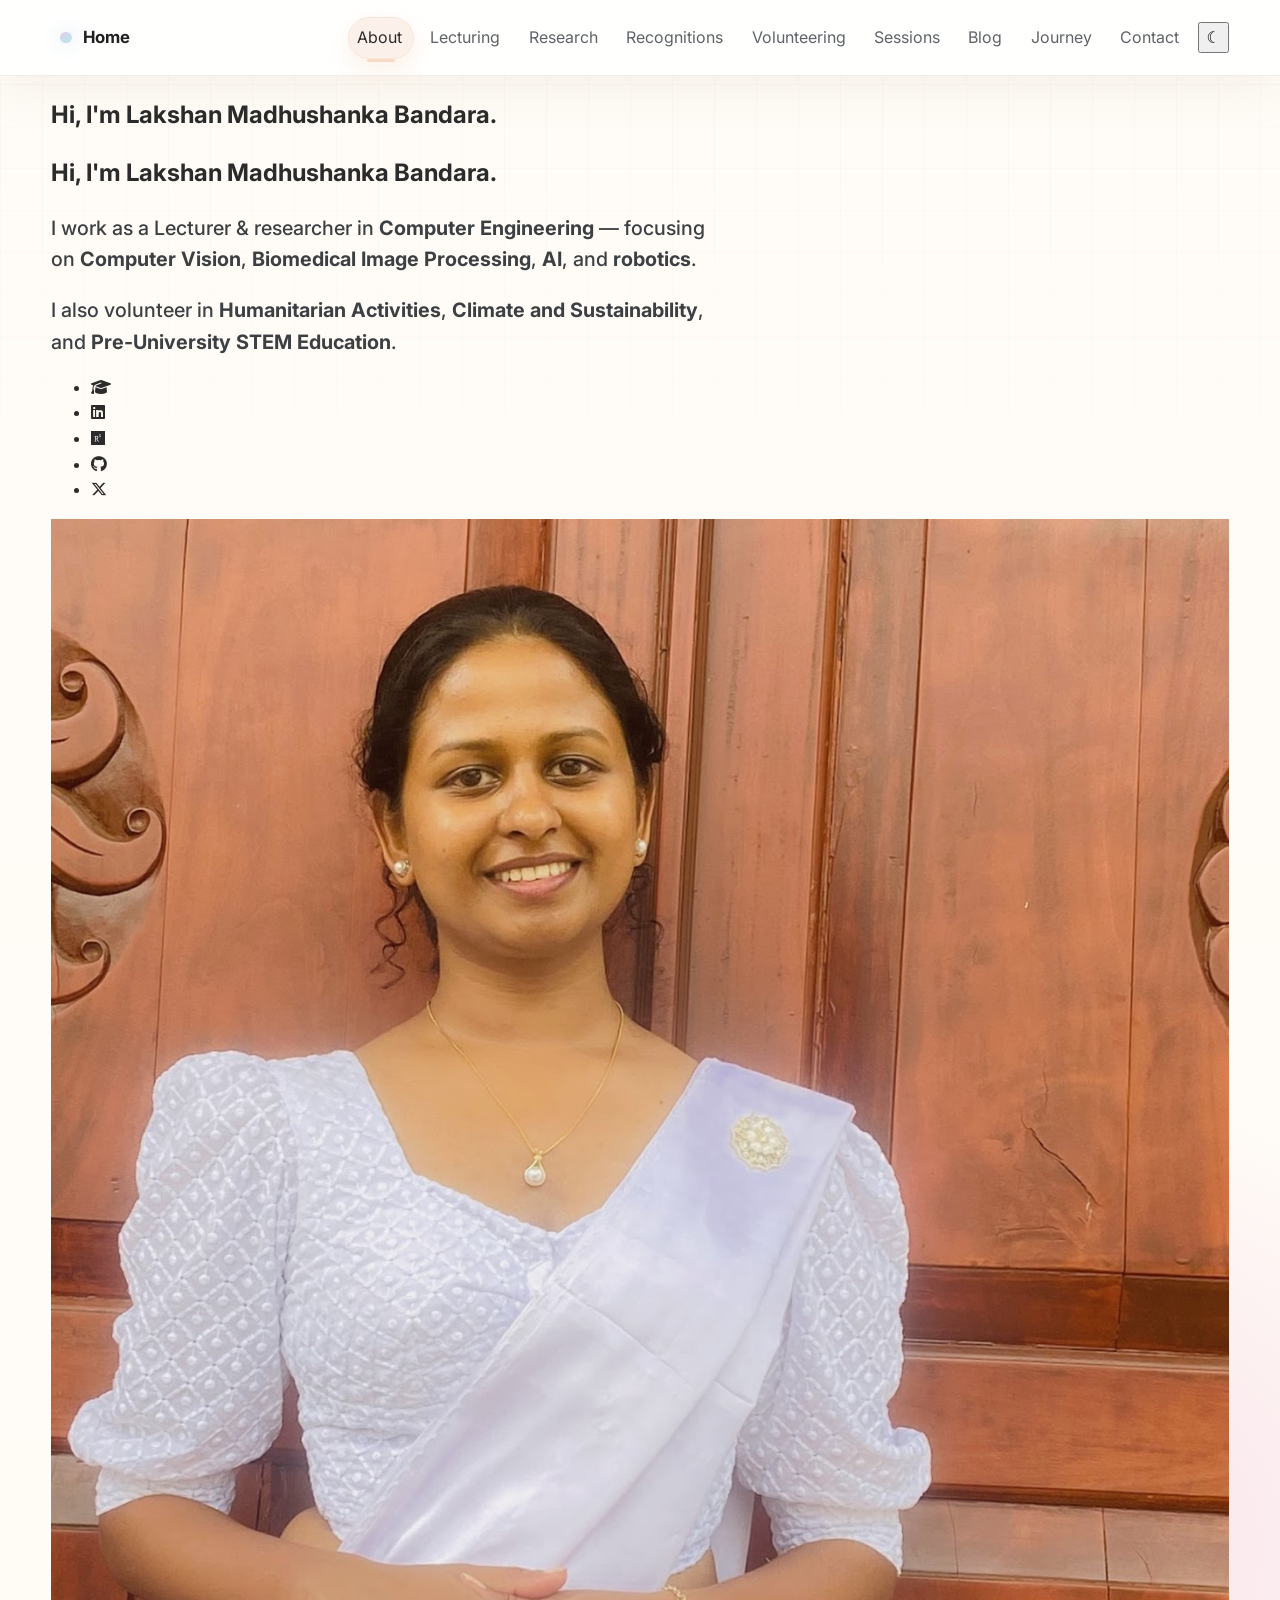
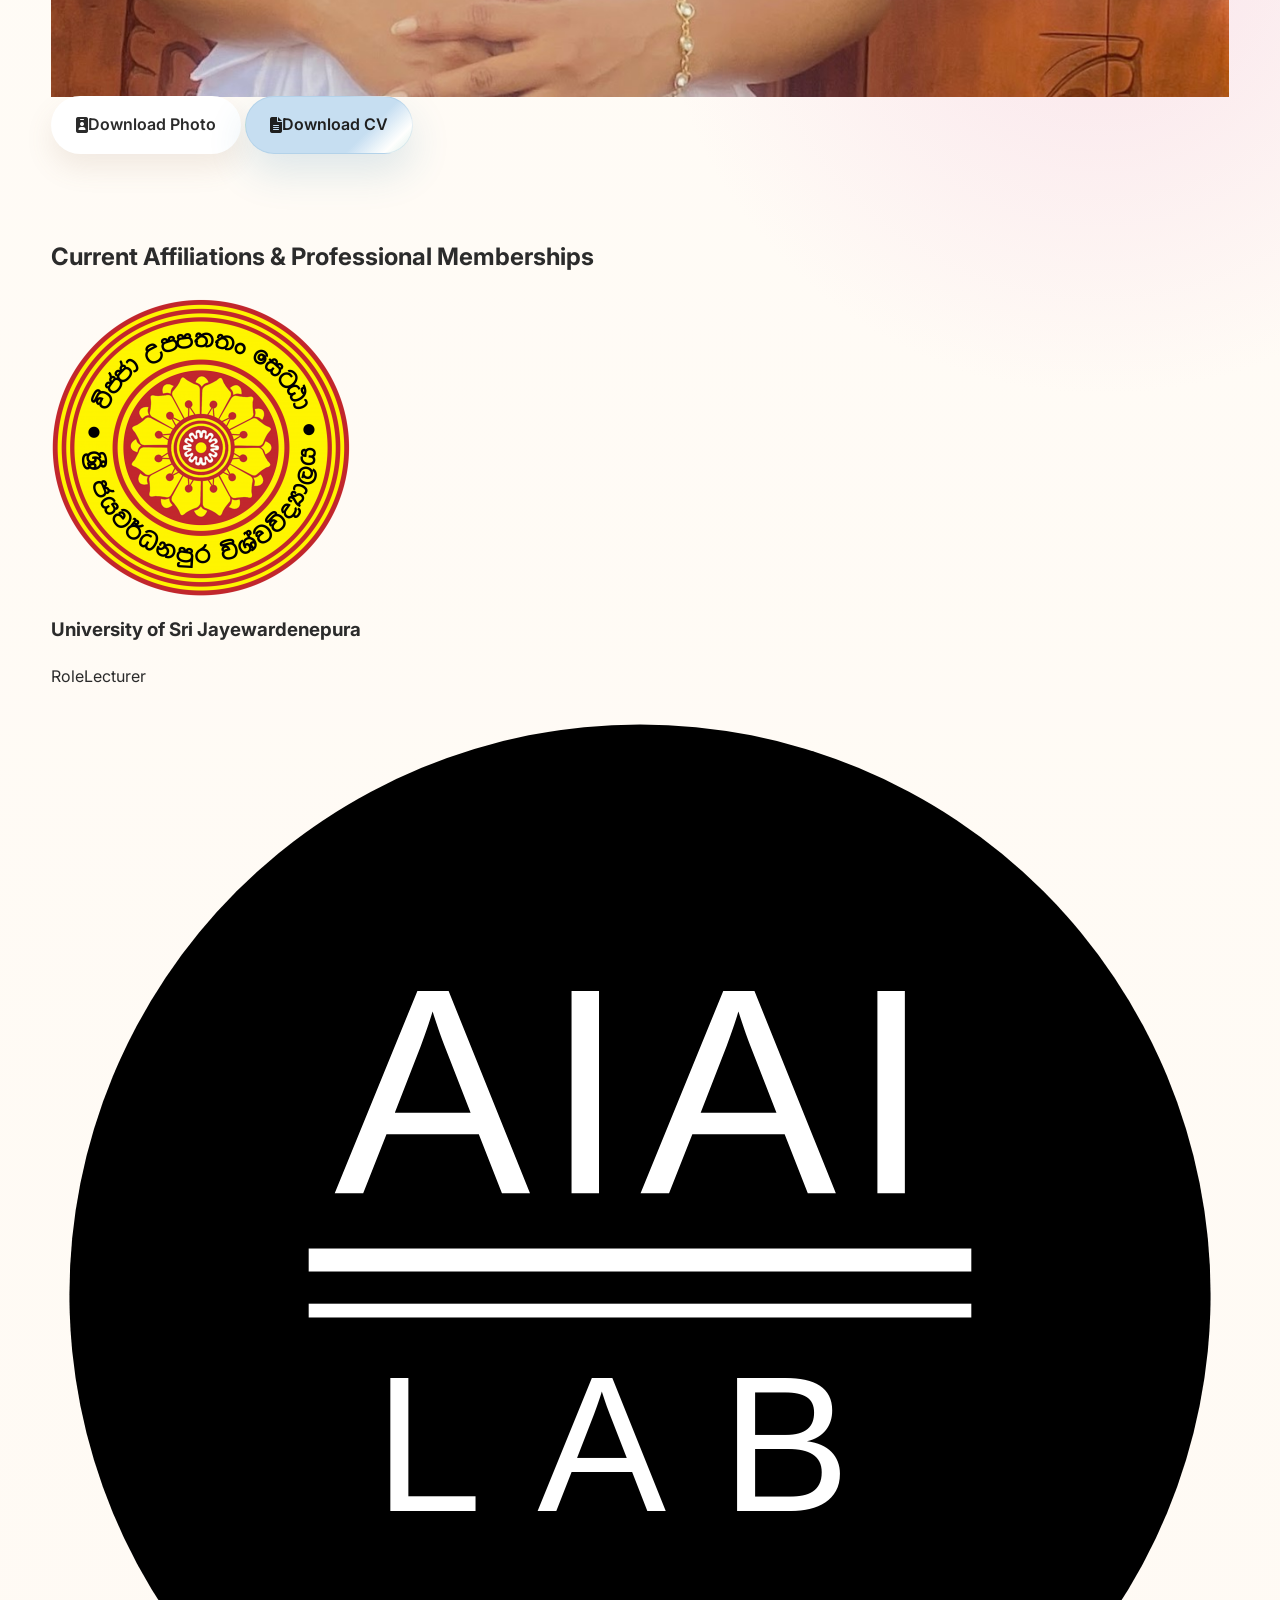
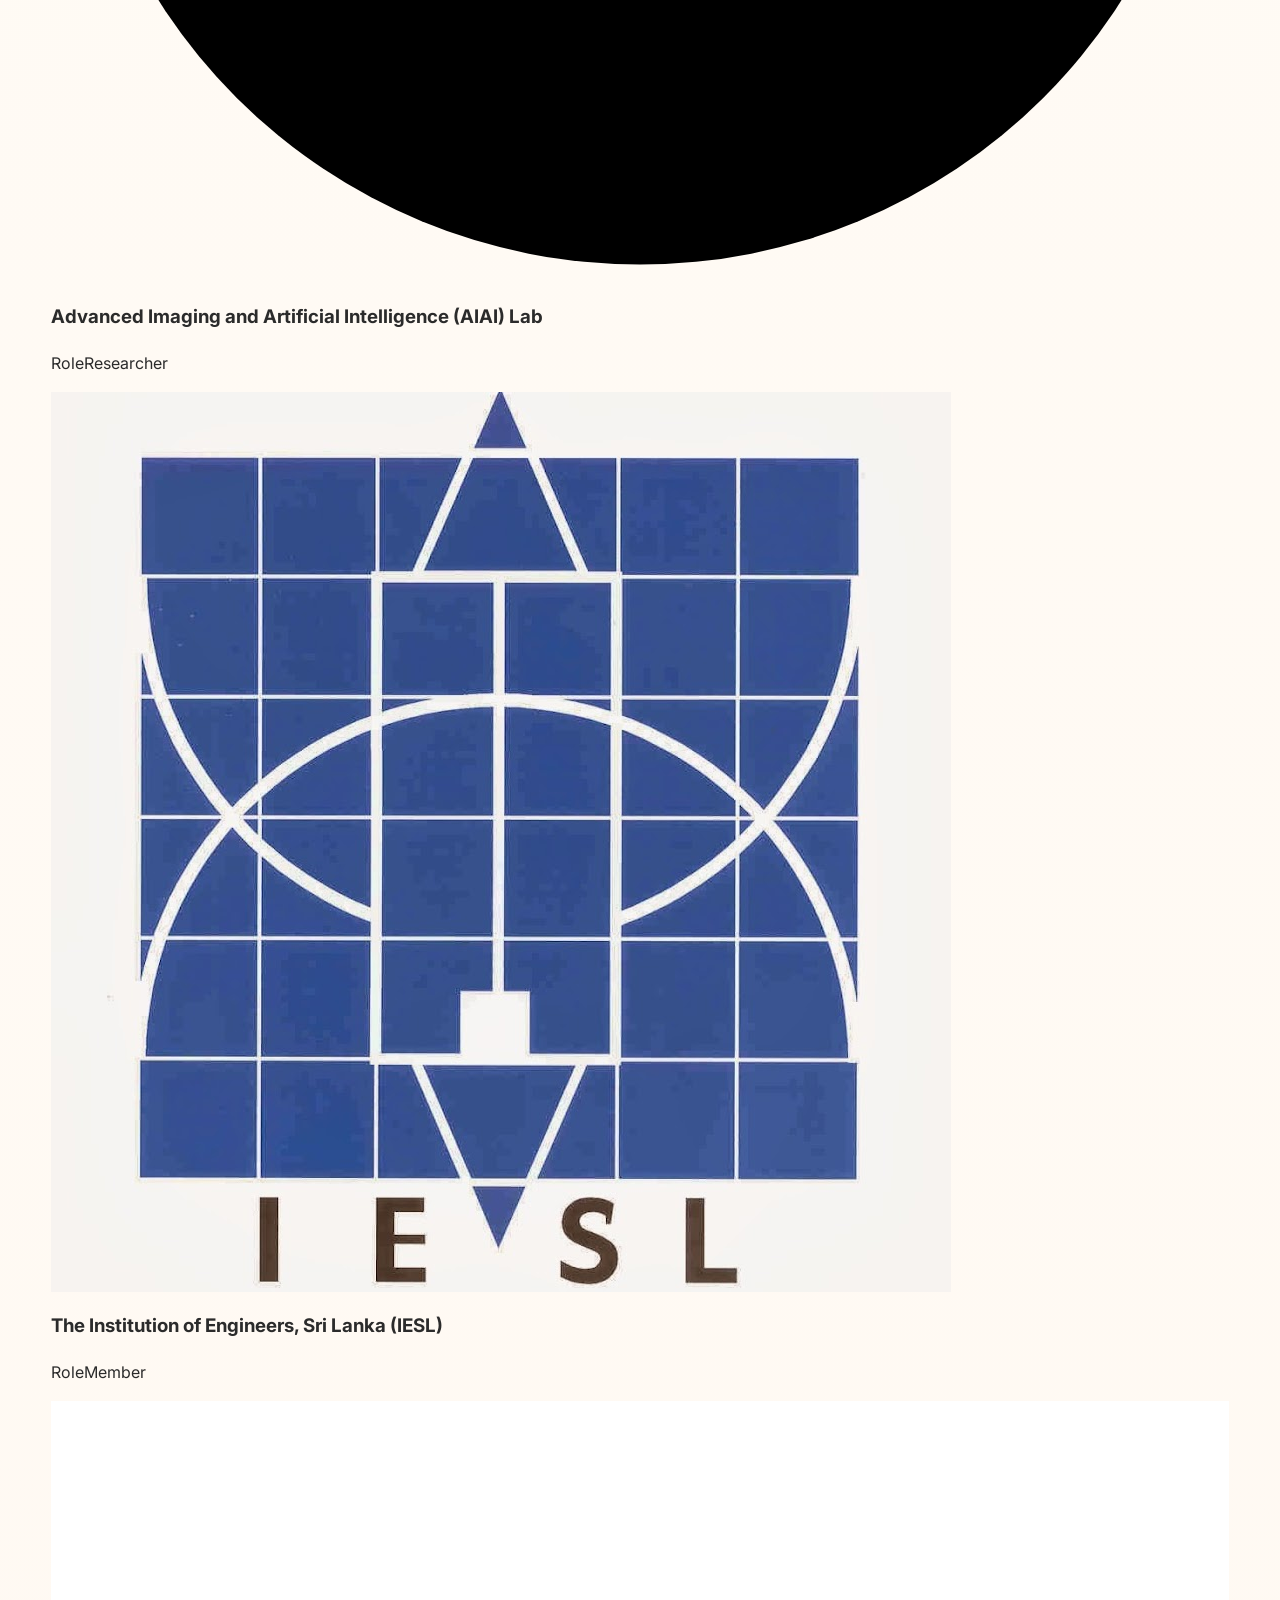
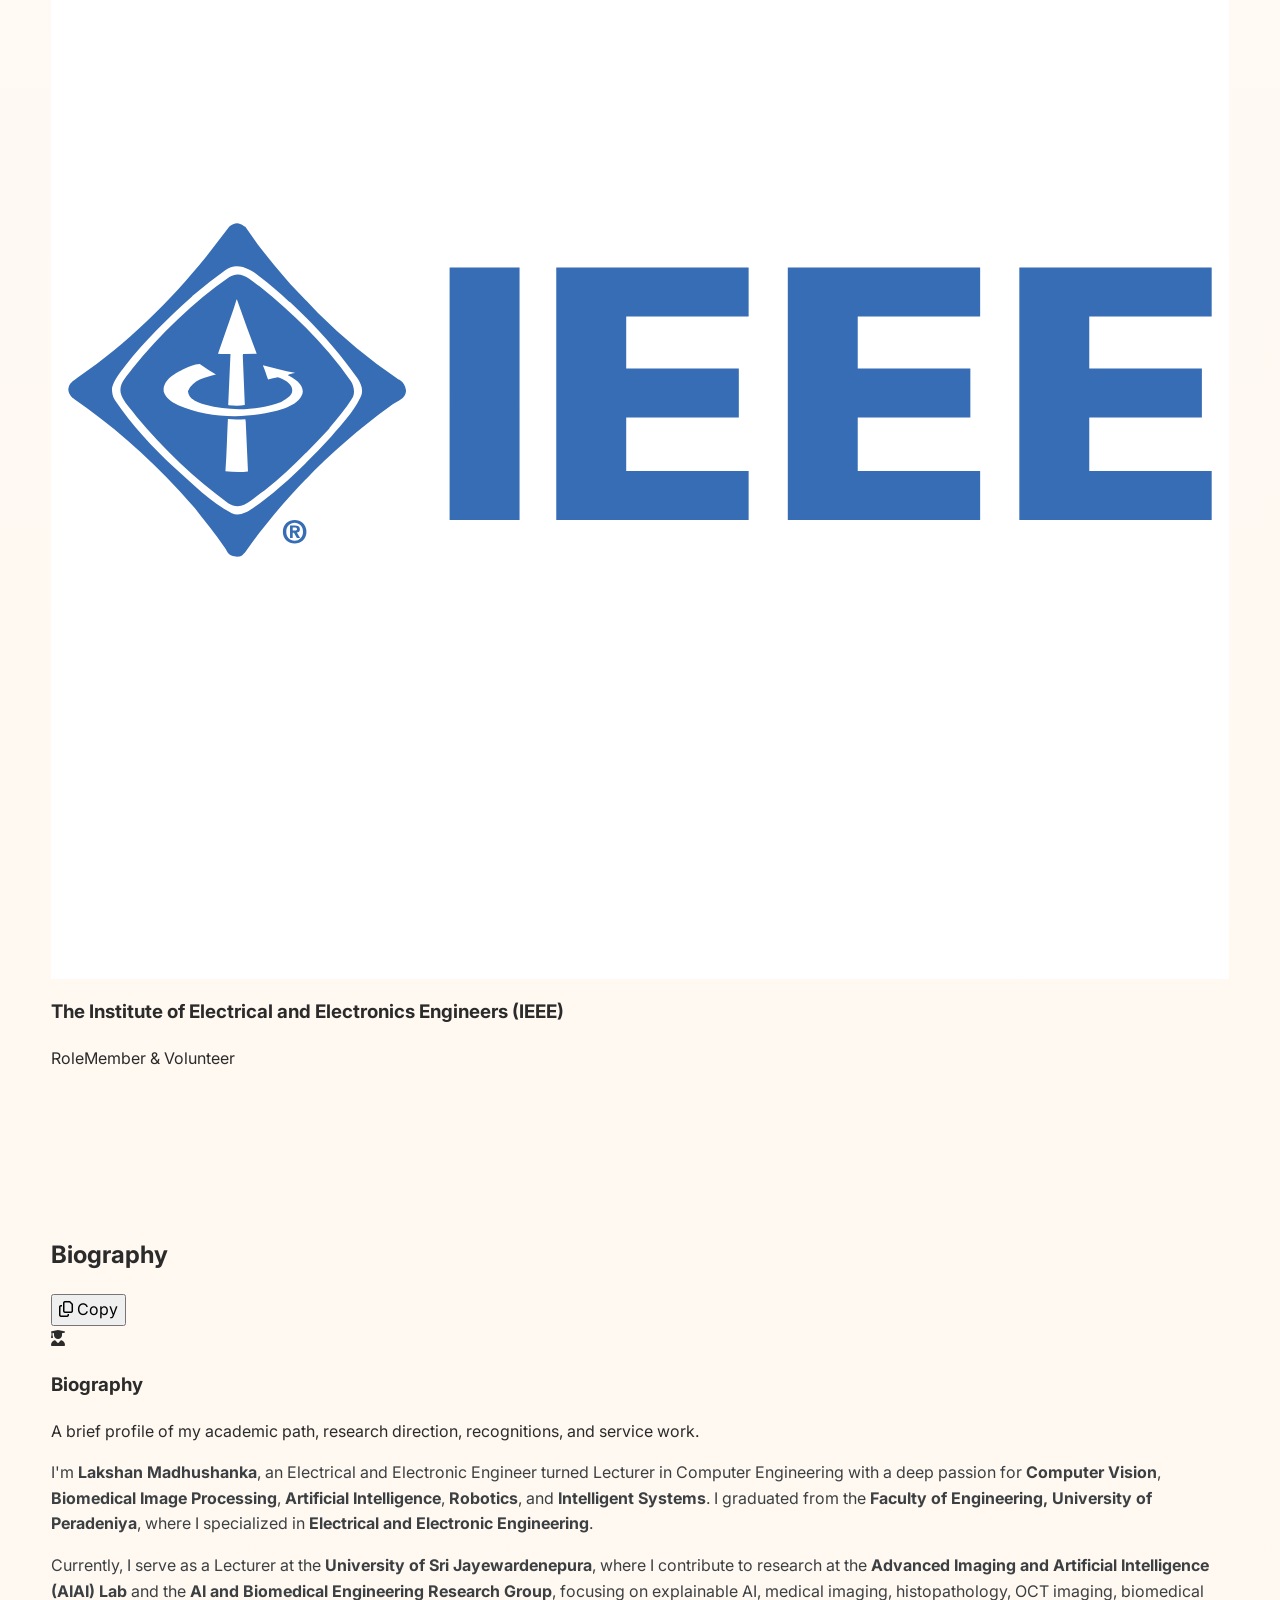
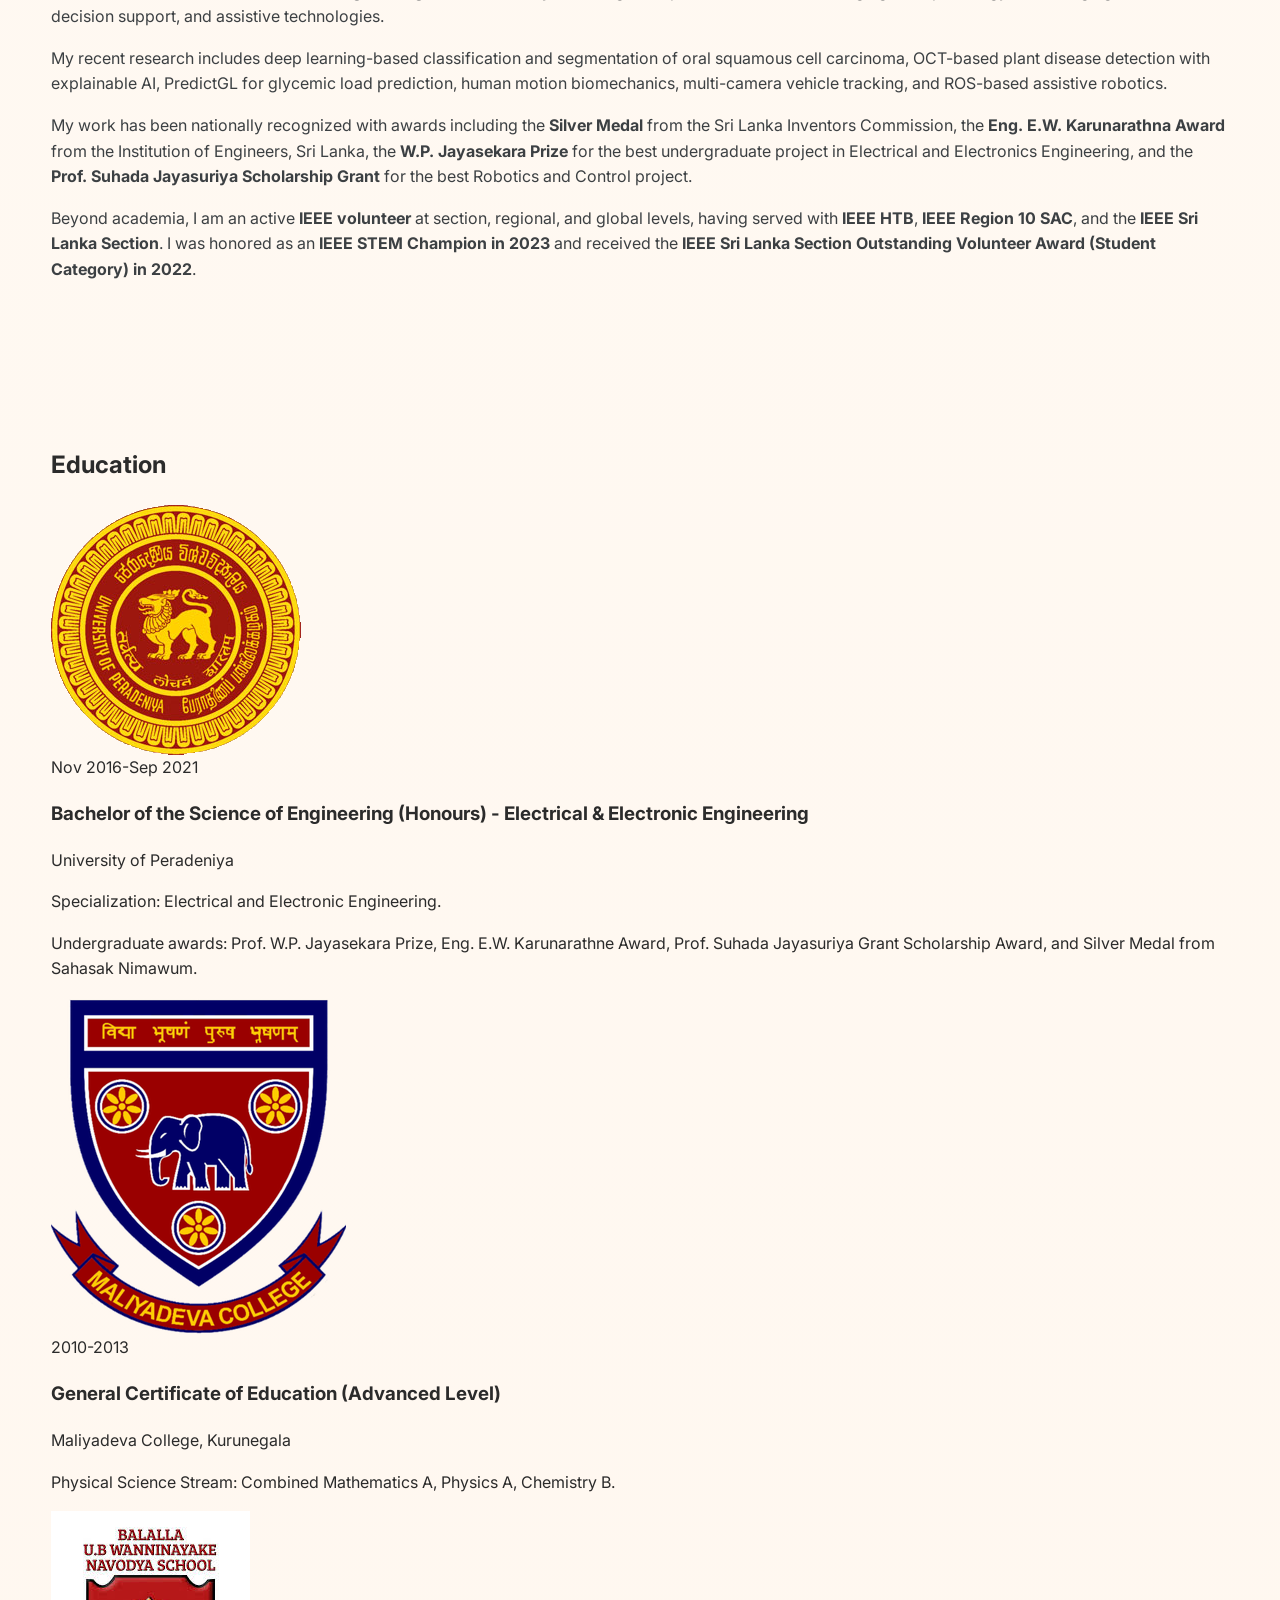
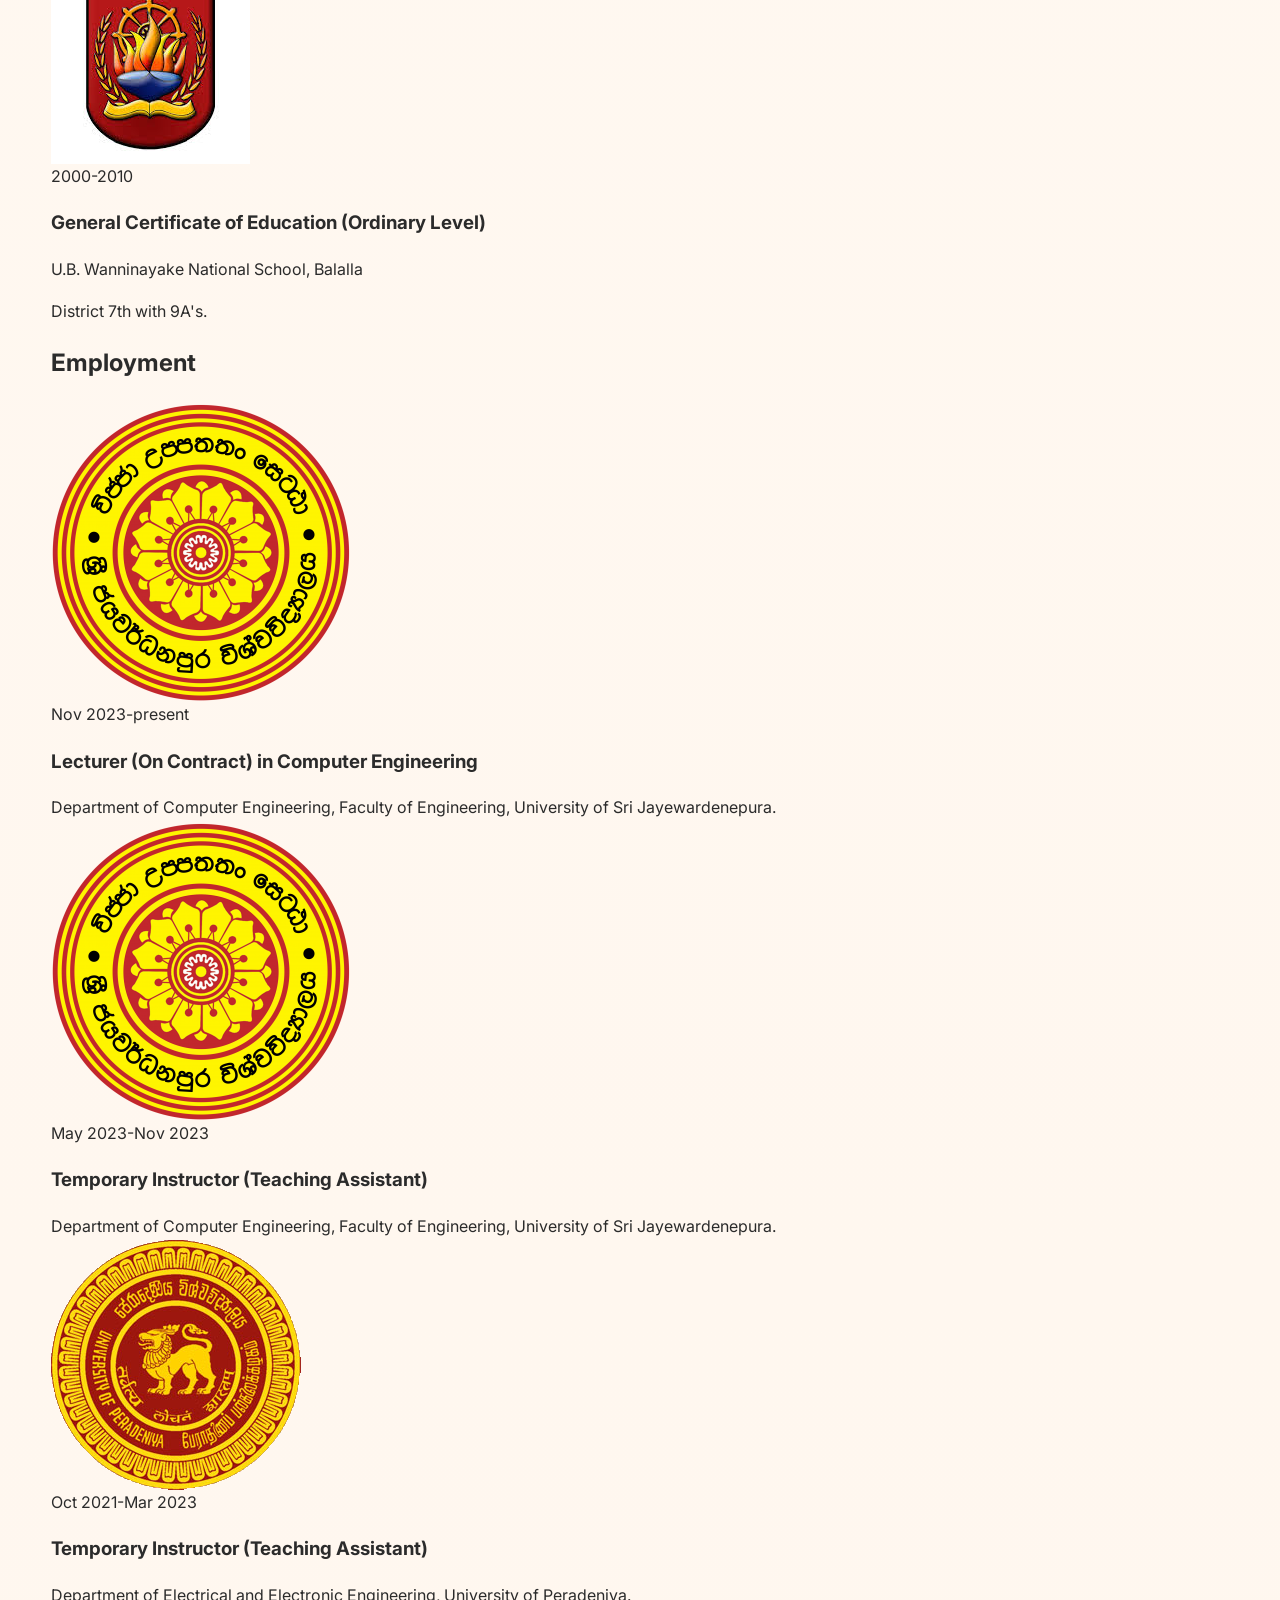
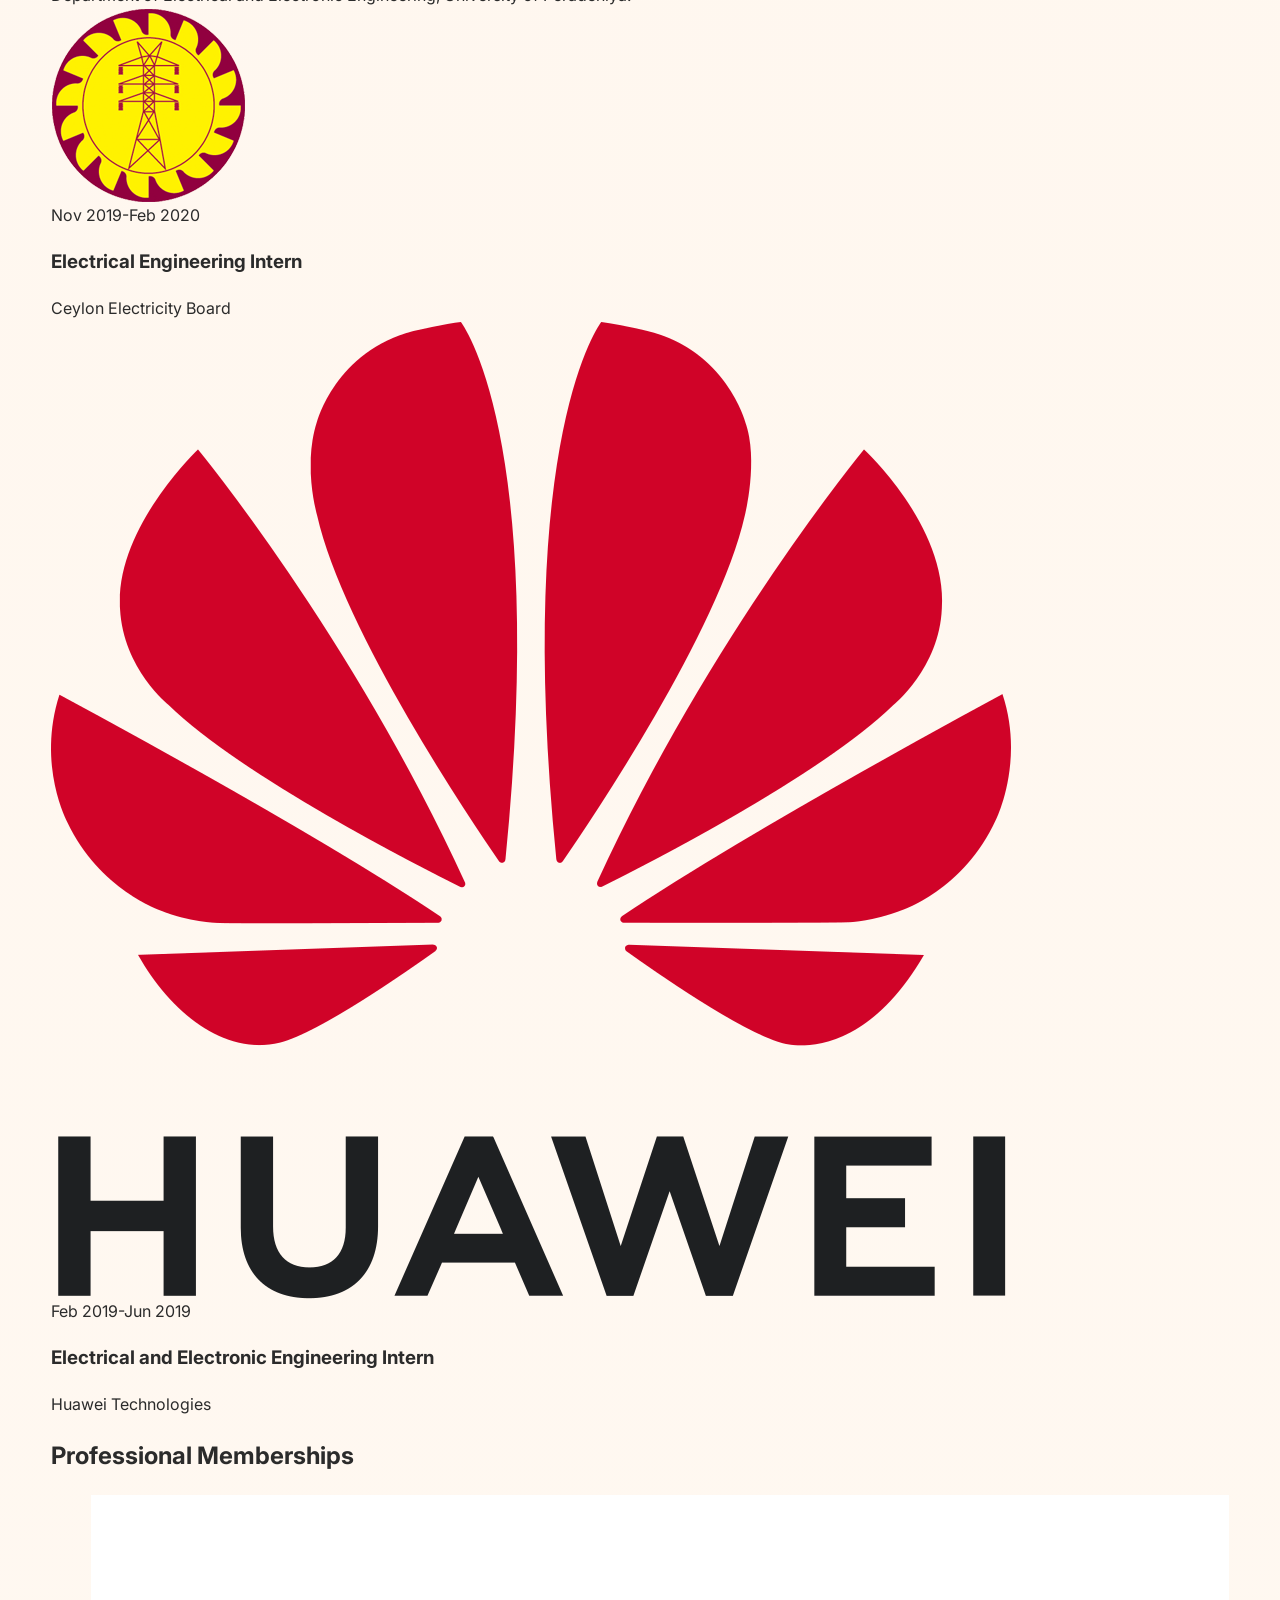
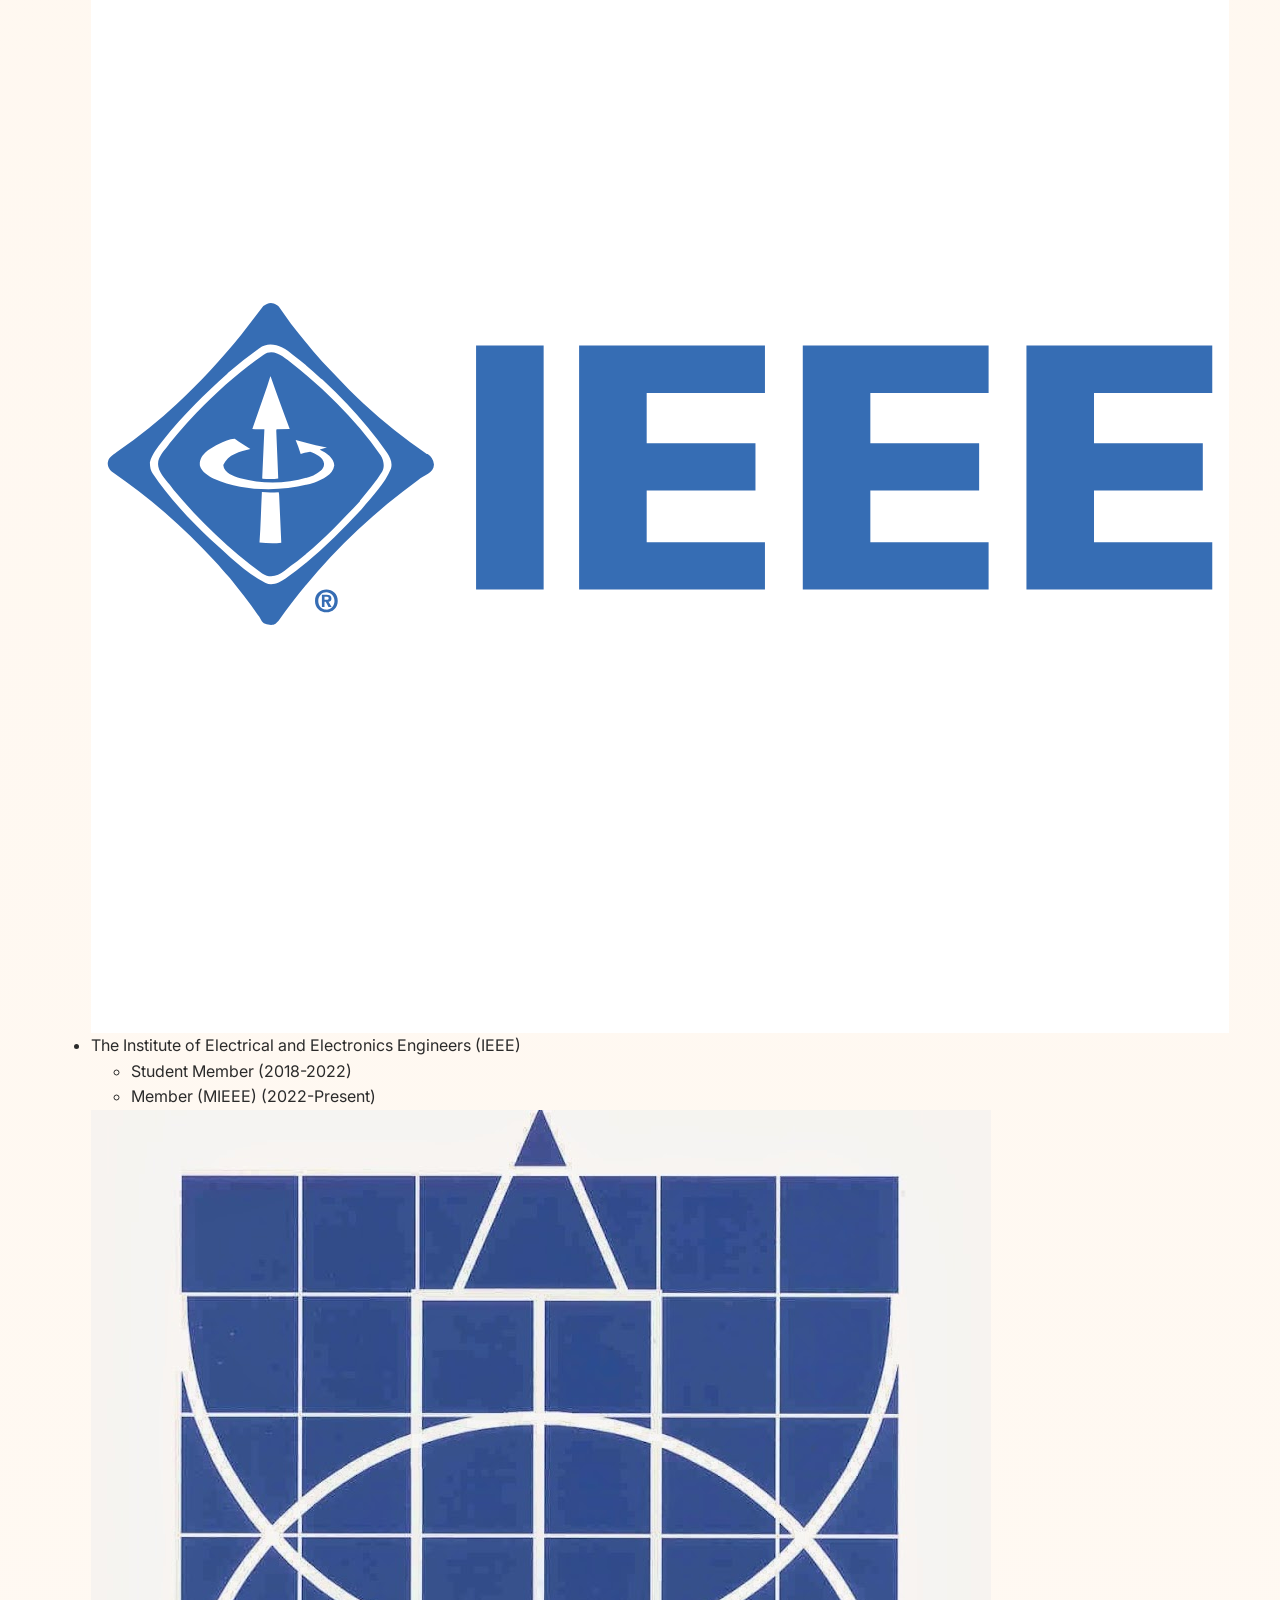
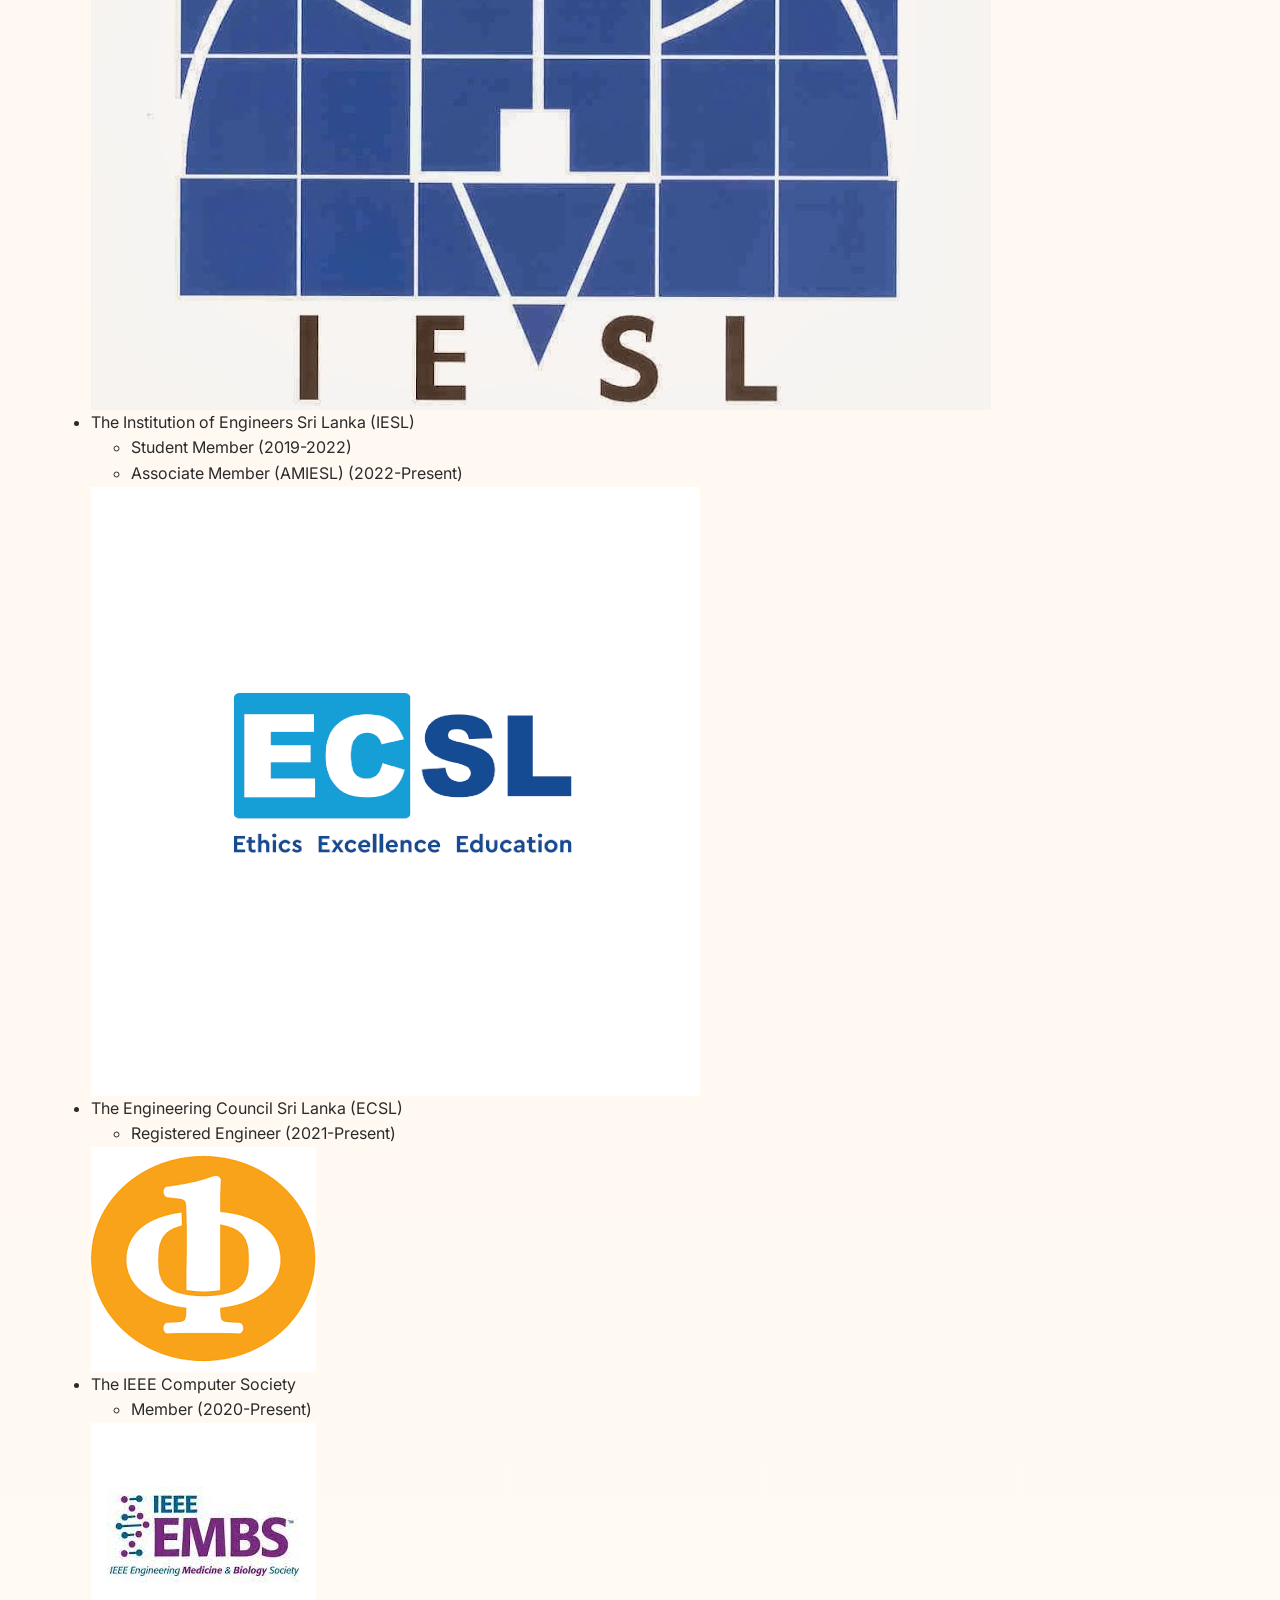
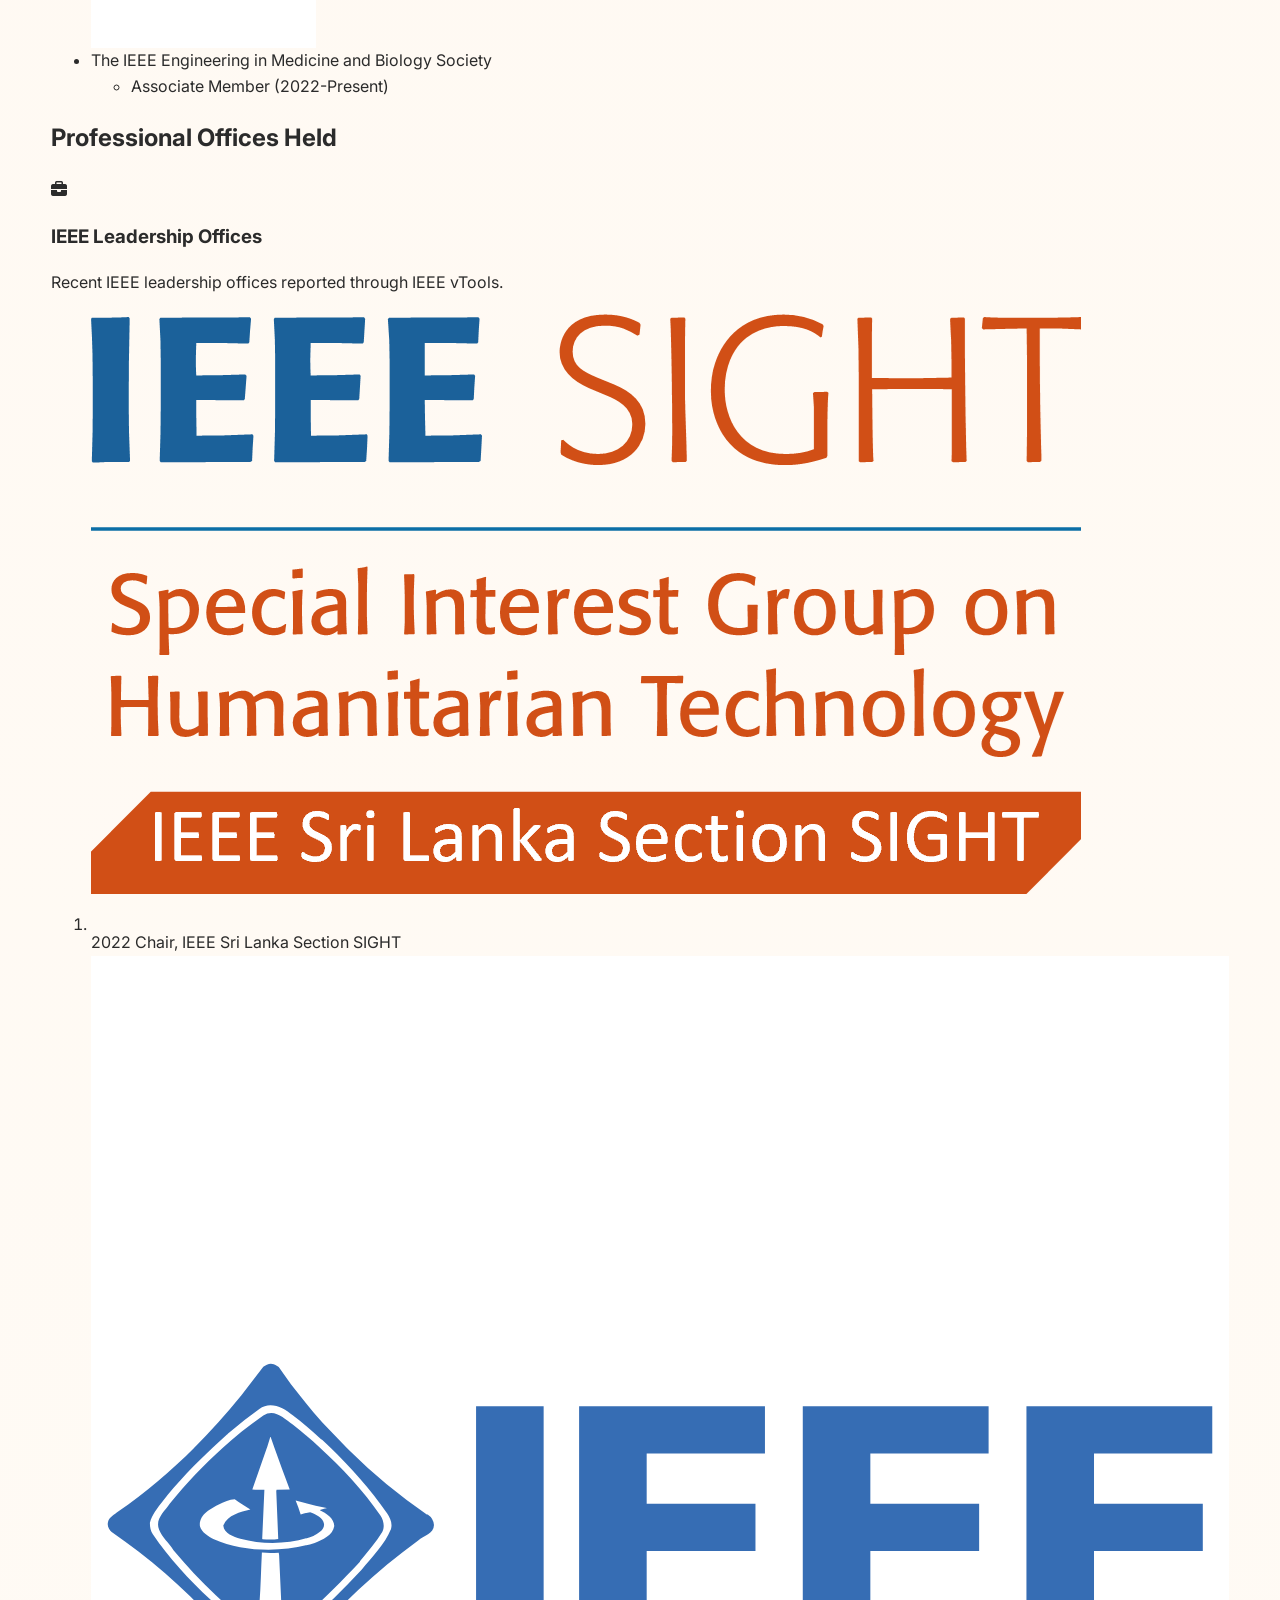
<file: about.html>
<!doctype html>
<html lang="en">
  <head>
    <meta charset="utf-8" />
    <meta name="viewport" content="width=device-width, initial-scale=1" />
    <title>About | Lakshan Madhushanka Bandara</title>
    <meta name="description" content="Learn about Lakshan Madhushanka Bandara, an Electrical and Electronic Engineering graduate, lecturer, researcher, and IEEE volunteer working in computer vision, biomedical imaging, AI, and robotics." />
    <link rel="icon" href="assets/favicon.png" />
    <link rel="preconnect" href="https://fonts.googleapis.com" />
    <link rel="preconnect" href="https://fonts.gstatic.com" crossorigin />
    <link href="https://fonts.googleapis.com/css2?family=Inter:wght@300;400;600;800&display=swap" rel="stylesheet" />
    <link rel="stylesheet" href="styles.css" />
    <link rel="stylesheet" href="https://cdnjs.cloudflare.com/ajax/libs/font-awesome/6.5.0/css/all.min.css" />
    <script defer src="script.js"></script>
  </head>
  <body class="about-page">
    <header class="site-header">
      <div class="container row nav-container">
        <a class="brand nav-link" href="index.html">Home</a>
        <button class="menu-toggle nav-toggle" id="menuToggle" aria-label="Toggle navigation" aria-expanded="false" aria-controls="siteNav">&#9776;</button>
        <nav class="nav nav-links" id="siteNav" aria-label="Primary navigation">
          <a class="nav-link active" href="about.html">About</a>
          <a class="nav-link" href="lecturing.html">Lecturing</a>
          <a class="nav-link" href="research-publications.html">Research</a>
          <a class="nav-link" href="awards.html">Recognitions</a>
          <a class="nav-link" href="volunteering.html">Volunteering</a>
          <a class="nav-link" href="sessions.html">Sessions</a>
          <a class="nav-link" href="blog.html">Blog</a>
          <a class="nav-link" href="travel.html">Journey</a>
          <a class="nav-link" href="contact.html">Contact</a>
          <button class="theme-toggle" id="themeToggle" type="button" aria-label="Toggle theme">&#9790;</button>
        </nav>
      </div>
    </header>

    <main id="top">
      <section class="container about-hero will-animate" aria-labelledby="aboutHeroTitle">
        <h1 class="about-mobile-title" aria-hidden="true">Hi, I'm <span class="grad grad-anim">Lakshan Madhushanka Bandara</span>.</h1>
        <div class="about-hero-card">
          <h1 id="aboutHeroTitle">Hi, I'm <span class="grad grad-anim">Lakshan Madhushanka Bandara</span>.</h1>
          <div class="about-hero-copy">
            <p class="lead">I work as a Lecturer &amp; researcher in <strong>Computer Engineering</strong> &mdash; focusing on <strong>Computer Vision</strong>, <strong>Biomedical Image Processing</strong>, <strong>AI</strong>, and <strong>robotics</strong>.</p>
            <p class="lead">I also volunteer in <strong>Humanitarian Activities</strong>, <strong>Climate and Sustainability</strong>, and <strong>Pre-University STEM Education</strong>.</p>
          </div>
          <ul class="social about-social will-animate-stagger" aria-label="Professional profiles">
            <li>
              <a class="inline" href="https://scholar.google.com/citations?user=CIf6nxcAAAAJ&hl=en" target="_blank" rel="noreferrer" aria-label="Google Scholar">
                <i class="fa-solid fa-graduation-cap"></i>
              </a>
            </li>
            <li>
              <a class="inline" href="https://www.linkedin.com/in/Lakshan-Madhushanka" target="_blank" rel="noreferrer" aria-label="LinkedIn">
                <i class="fa-brands fa-linkedin"></i>
              </a>
            </li>
            <li>
              <a class="inline" href="https://www.researchgate.net/profile/Lakshan-Madhushanka" target="_blank" rel="noreferrer" aria-label="ResearchGate">
                <i class="fa-brands fa-researchgate"></i>
              </a>
            </li>
            <li>
              <a class="inline" href="https://github.com/Lakshan-Madhushanka" target="_blank" rel="noreferrer" aria-label="GitHub">
                <i class="fa-brands fa-github"></i>
              </a>
            </li>
            <li>
              <a class="inline" href="https://x.com/lakyshan" target="_blank" rel="noreferrer" aria-label="X (Twitter)">
                <i class="fa-brands fa-x-twitter"></i>
              </a>
            </li>
          </ul>
        </div>

        <aside class="about-profile-panel will-animate-stagger" aria-label="Profile downloads">
          <div class="about-photo-frame">
            <img src="assets/Bhagya.JPG" alt="Portrait of Bhagya" />
          </div>
          <div class="about-actions">
            <a class="btn" href="assets/Bhagya.JPG" download>
              <i class="fa-solid fa-id-badge" aria-hidden="true"></i>
              Download Photo
            </a>
            <a class="btn primary" href="assets/Sujani_Bhagya_CV.pdf" download>
              <i class="fa-solid fa-file-lines" aria-hidden="true"></i>
              Download CV
            </a>
          </div>
        </aside>
      </section>

      <section class="container section current-affiliations" aria-labelledby="currentAffiliationsTitle">
        <h2 id="currentAffiliationsTitle" class="reveal fancy-head">Current Affiliations &amp; Professional Memberships</h2>
        <div class="affiliation-grid reveal">
          <article class="affiliation-card">
            <div class="affiliation-head">
              <span class="affiliation-logo"><img src="assets/logos/usjp.png" alt="" aria-hidden="true"></span>
              <div>
                <h3 class="affiliation-institution">University of Sri Jayewardenepura</h3>
              </div>
            </div>
            <p class="affiliation-role"><span>Role</span>Lecturer</p>
          </article>
          <article class="affiliation-card">
            <div class="affiliation-head">
              <span class="affiliation-logo"><img src="assets/logos/aiai-lab.svg" alt="" aria-hidden="true"></span>
              <div>
                <h3 class="affiliation-institution"><a href="https://sites.google.com/view/aiai-lab-usj/home" target="_blank" rel="noreferrer">Advanced Imaging and Artificial Intelligence (AIAI) Lab</a></h3>
              </div>
            </div>
            <p class="affiliation-role"><span>Role</span>Researcher</p>
          </article>
          <article class="affiliation-card">
            <div class="affiliation-head">
              <span class="affiliation-logo"><img src="assets/logos/iesl.jpg" alt="" aria-hidden="true"></span>
              <div>
                <h3 class="affiliation-institution">The Institution of Engineers, Sri Lanka (IESL)</h3>
              </div>
            </div>
            <p class="affiliation-role"><span>Role</span>Member</p>
          </article>
          <article class="affiliation-card">
            <div class="affiliation-head">
              <span class="affiliation-logo"><img src="assets/logos/ieee.svg" alt="" aria-hidden="true"></span>
              <div>
                <h3 class="affiliation-institution">The Institute of Electrical and Electronics Engineers (IEEE)</h3>
              </div>
            </div>
            <p class="affiliation-role"><span>Role</span>Member &amp; Volunteer</p>
          </article>
        </div>
      </section>

      <section id="about" class="container section">
        <div class="about-section-head reveal">
          <h2 class="reveal fancy-head">Biography</h2>
        </div>
        <div class="about-intro-grid">
          <article class="about-panel about-card will-animate" aria-label="Biography">
            <button class="about-copy-button" type="button" data-copy-target=".about-copy" aria-label="Copy biography text">
              <i class="fa-regular fa-copy" aria-hidden="true"></i>
              <span>Copy</span>
            </button>
            <div class="bio-heading">
              <span class="bio-heading-icon" aria-hidden="true"><i class="fa-solid fa-user-graduate"></i></span>
              <div>
                <h3>Biography</h3>
                <p>A brief profile of my academic path, research direction, recognitions, and service work.</p>
              </div>
            </div>
            <div class="about-copy">
              <p>
                I'm <strong>Lakshan Madhushanka</strong>, an Electrical and Electronic Engineer turned Lecturer in Computer Engineering with a deep passion for <strong>Computer Vision</strong>, <strong>Biomedical Image Processing</strong>, <strong>Artificial Intelligence</strong>, <strong>Robotics</strong>, and <strong>Intelligent Systems</strong>. I graduated from the <strong>Faculty of Engineering, University of Peradeniya</strong>, where I specialized in <strong>Electrical and Electronic Engineering</strong>.
              </p>
              <p>
                Currently, I serve as a Lecturer at the <strong>University of Sri Jayewardenepura</strong>, where I contribute to research at the <strong>Advanced Imaging and Artificial Intelligence (AIAI) Lab</strong> and the <strong>AI and Biomedical Engineering Research Group</strong>, focusing on explainable AI, medical imaging, histopathology, OCT imaging, biomedical decision support, and assistive technologies.
              </p>
              <p>
                My recent research includes deep learning-based classification and segmentation of oral squamous cell carcinoma, OCT-based plant disease detection with explainable AI, PredictGL for glycemic load prediction, human motion biomechanics, multi-camera vehicle tracking, and ROS-based assistive robotics.
              </p>
              <p>
                My work has been nationally recognized with awards including the <strong>Silver Medal</strong> from the Sri Lanka Inventors Commission, the <strong>Eng. E.W. Karunarathna Award</strong> from the Institution of Engineers, Sri Lanka, the <strong>W.P. Jayasekara Prize</strong> for the best undergraduate project in Electrical and Electronics Engineering, and the <strong>Prof. Suhada Jayasuriya Scholarship Grant</strong> for the best Robotics and Control project.
              </p>
              <p>
                Beyond academia, I am an active <strong>IEEE volunteer</strong> at section, regional, and global levels, having served with <strong>IEEE HTB</strong>, <strong>IEEE Region 10 SAC</strong>, and the <strong>IEEE Sri Lanka Section</strong>. I was honored as an <strong>IEEE STEM Champion in 2023</strong> and received the <strong>IEEE Sri Lanka Section Outstanding Volunteer Award (Student Category) in 2022</strong>.
              </p>
            </div>
          </article>

        </div>
      </section>

      <section class="container section about-timeline-section">
        <div class="about-details-grid">
          <div class="about-details-main">
            <div class="about-section-head reveal">
              <h2 class="reveal fancy-head">Education</h2>
            </div>
            <div class="timeline about-academic-timeline reveal">
              <article class="t-item">
                <div class="t-logo">
                  <img src="assets/logos/uop.png" alt="University of Peradeniya logo" />
                </div>
                <div class="t-body">
                  <header class="t-head">
                    <span class="t-year">Nov 2016-Sep 2021</span>
                    <h3 class="t-title">Bachelor of the Science of Engineering (Honours) - Electrical &amp; Electronic Engineering</h3>
                  </header>
                  <div class="t-meta">University of Peradeniya</div>
                  <p class="t-desc">Specialization: Electrical and Electronic Engineering.</p>
                  <p class="t-desc">Undergraduate awards: Prof. W.P. Jayasekara Prize, Eng. E.W. Karunarathne Award, Prof. Suhada Jayasuriya Grant Scholarship Award, and Silver Medal from Sahasak Nimawum.</p>
                </div>
              </article>

              <article class="t-item">
                <div class="t-logo">
                  <img src="assets/logos/Maliyadeva_Crest.png" alt="Maliyadeva College crest" />
                </div>
                <div class="t-body">
                  <header class="t-head">
                    <span class="t-year">2010-2013</span>
                    <h3 class="t-title">General Certificate of Education (Advanced Level)</h3>
                  </header>
                  <div class="t-meta">Maliyadeva College, Kurunegala</div>
                  <p class="t-desc">Physical Science Stream: Combined Mathematics A, Physics A, Chemistry B.</p>
                </div>
              </article>

              <article class="t-item">
                <div class="t-logo">
                  <img src="assets/logos/balalla.jpg" alt="U.B. Wanninayake National School Balalla logo" />
                </div>
                <div class="t-body">
                  <header class="t-head">
                    <span class="t-year">2000-2010</span>
                    <h3 class="t-title">General Certificate of Education (Ordinary Level)</h3>
                  </header>
                  <div class="t-meta">U.B. Wanninayake National School, Balalla</div>
                  <p class="t-desc">District 7th with 9A's.</p>
                </div>
              </article>
            </div>

            <div class="about-section-head reveal">
              <h2 class="reveal fancy-head">Employment</h2>
            </div>
            <div class="timeline about-professional-timeline reveal">
              <article class="t-item">
                <div class="t-logo">
                  <img src="assets/logos/usjp.png" alt="University of Sri Jayewardenepura logo" />
                </div>
                <div class="t-body">
                  <header class="t-head">
                    <span class="t-year">Nov 2023-present</span>
                    <h3 class="t-title">Lecturer (On Contract) in Computer Engineering</h3>
                  </header>
                  <div class="t-meta">Department of Computer Engineering, Faculty of Engineering, University of Sri Jayewardenepura.</div>
                </div>
              </article>

              <article class="t-item">
                <div class="t-logo">
                  <img src="assets/logos/usjp.png" alt="University of Sri Jayewardenepura logo" />
                </div>
                <div class="t-body">
                  <header class="t-head">
                    <span class="t-year">May 2023-Nov 2023</span>
                    <h3 class="t-title">Temporary Instructor (Teaching Assistant)</h3>
                  </header>
                  <div class="t-meta">Department of Computer Engineering, Faculty of Engineering, University of Sri Jayewardenepura.</div>
                </div>
              </article>

              <article class="t-item">
                <div class="t-logo">
                  <img src="assets/logos/uop.png" alt="University of Peradeniya logo" />
                </div>
                <div class="t-body">
                  <header class="t-head">
                    <span class="t-year">Oct 2021-Mar 2023</span>
                    <h3 class="t-title">Temporary Instructor (Teaching Assistant)</h3>
                  </header>
                  <div class="t-meta">Department of Electrical and Electronic Engineering, University of Peradeniya.</div>
                </div>
              </article>

              <article class="t-item">
                <div class="t-logo">
                  <img src="assets/logos/ceb_logo.png" alt="Ceylon Electricity Board logo" />
                </div>
                <div class="t-body">
                  <header class="t-head">
                    <span class="t-year">Nov 2019-Feb 2020</span>
                    <h3 class="t-title">Electrical Engineering Intern</h3>
                  </header>
                  <div class="t-meta">Ceylon Electricity Board</div>
                </div>
              </article>

              <article class="t-item">
                <div class="t-logo">
                  <img src="assets/logos/Huawei_Standard_logo.svg.png" alt="Huawei Technologies logo" />
                </div>
                <div class="t-body">
                  <header class="t-head">
                    <span class="t-year">Feb 2019-Jun 2019</span>
                    <h3 class="t-title">Electrical and Electronic Engineering Intern</h3>
                  </header>
                  <div class="t-meta">Huawei Technologies</div>
                </div>
              </article>
            </div>
          </div>

          <div class="about-details-side">
            <div class="about-section-head reveal">
              <h2 class="reveal fancy-head">Professional Memberships</h2>
            </div>
            <article class="about-panel membership-card reveal" aria-label="Professional Memberships">
              <ul class="mships stepped about-memberships">
                <li class="mship">
                  <div class="m-logo"><img src="assets/logos/ieee.svg" alt="IEEE logo" /></div>
                  <div class="m-content">
                    <a class="org inline" href="https://www.ieee.org/" target="_blank" rel="noopener">
                      The Institute of Electrical and Electronics Engineers (IEEE)
                    </a>
                    <ul class="grades">
                      <li><span class="grade">Student Member</span> <span class="years">(2018-2022)</span></li>
                      <li><span class="grade strong">Member <span class="abbr">(MIEEE)</span></span> <span class="years">(2022-Present)</span></li>
                    </ul>
                  </div>
                </li>

              <li class="mship">
                <div class="m-logo"><img src="assets/logos/iesl.jpg" alt="IESL logo" /></div>
                <div class="m-content">
                  <a class="org inline" href="https://iesl.lk/" target="_blank" rel="noopener">
                    The Institution of Engineers Sri Lanka (IESL)
                  </a>
                  <ul class="grades">
                    <li><span class="grade">Student Member</span> <span class="years">(2019-2022)</span></li>
                    <li><span class="grade strong">Associate Member <span class="abbr">(AMIESL)</span></span> <span class="years">(2022-Present)</span></li>
                  </ul>
                </div>
              </li>

              <li class="mship">
                <div class="m-logo"><img src="assets/logos/ecsl.png" alt="ECSL logo" /></div>
                <div class="m-content">
                  <a class="org inline" href="https://ecsl.lk/" target="_blank" rel="noopener">
                    The Engineering Council Sri Lanka (ECSL)
                  </a>
                  <ul class="grades">
                    <li><span class="grade strong">Registered Engineer</span> <span class="years">(2021-Present)</span></li>
                  </ul>
                </div>
              </li>

              <li class="mship">
                <div class="m-logo"><img src="assets/logos/ieee-cs.png" alt="IEEE Computer Society logo" /></div>
                <div class="m-content">
                  <a class="org inline" href="https://www.computer.org/" target="_blank" rel="noopener">
                    The IEEE Computer Society
                  </a>
                  <ul class="grades">
                    <li><span class="grade strong">Member</span> <span class="years">(2020-Present)</span></li>
                  </ul>
                </div>
              </li>

              <li class="mship">
                <div class="m-logo"><img src="assets/logos/ieee-embs.jpeg" alt="IEEE EMBS logo" /></div>
                <div class="m-content">
                  <a class="org inline" href="https://www.embs.org/" target="_blank" rel="noopener">
                    The IEEE Engineering in Medicine and Biology Society
                  </a>
                  <ul class="grades">
                    <li><span class="grade strong">Associate Member</span> <span class="years">(2022-Present)</span></li>
                  </ul>
                </div>
              </li>
              </ul>
            </article>

            <div class="about-section-head reveal">
              <h2 class="reveal fancy-head">Professional Offices Held</h2>
            </div>
            <article class="about-panel membership-card reveal" aria-label="Professional Offices Held">
              <div class="membership-heading">
                <span class="membership-heading-icon" aria-hidden="true"><i class="fa-solid fa-briefcase"></i></span>
                <div>
                  <h3>IEEE Leadership Offices</h3>
                  <p>Recent IEEE leadership offices reported through IEEE vTools.</p>
                </div>
              </div>
              <ol class="responsibility-timeline">
                <li>
                  <span class="responsibility-logo"><img src="assets/logos/ieee-slsight.png" alt="" aria-hidden="true"></span>
                  <span class="responsibility-year">2022</span>
                  <span class="responsibility-role">Chair, IEEE Sri Lanka Section SIGHT</span>
                </li>
                <li>
                  <span class="responsibility-logo"><img src="assets/logos/ieee.svg" alt="" aria-hidden="true"></span>
                  <span class="responsibility-year">2023</span>
                  <span class="responsibility-role">Student Activities Chair, IEEE Sri Lanka Section</span>
                </li>
                <li>
                  <span class="responsibility-logo"><img src="assets/logos/ieee.svg" alt="" aria-hidden="true"></span>
                  <span class="responsibility-year">2024</span>
                  <span class="responsibility-role">Treasurer, IEEE Sri Lanka Section</span>
                </li>
                <li>
                  <span class="responsibility-logo"><img src="assets/logos/ieee-embs.jpeg" alt="" aria-hidden="true"></span>
                  <span class="responsibility-year">2025</span>
                  <span class="responsibility-role">Secretary, IEEE EMBS Sri Lanka Chapter</span>
                </li>
                <li>
                  <span class="responsibility-logo"><img src="assets/logos/ieee-embs.jpeg" alt="" aria-hidden="true"></span>
                  <span class="responsibility-year">2026</span>
                  <span class="responsibility-role">Vice Chair / Chair Elect, IEEE EMBS Sri Lanka Chapter</span>
                </li>
              </ol>
            </article>
          </div>
        </div>

        <div class="about-section-head reveal">
          <h2 class="reveal fancy-head">Selected Honors & Recognitions</h2>
        </div>
        <div class="selected-awards-grid about-awards-grid">
          <article class="selected-award-card reveal">
            <span class="selected-award-year">2025</span>
            <h3>Best Paper Award</h3>
            <p>Recognized at the 3rd Business and ICT International Research Conference for research on glycemic load estimation.</p>
          </article>

          <article class="selected-award-card reveal">
            <span class="selected-award-year">2025</span>
            <h3>Best Presenter Award, BIIRC 2025</h3>
            <p>Awarded at the 3rd Business and ICT International Research Conference for presenting PredictGL-related research.</p>
          </article>

          <article class="selected-award-card reveal">
            <span class="selected-award-year">2023</span>
            <h3>IEEE STEM Champion 2023</h3>
            <p>Recognized by IEEE Education Activities for contributions to pre-university STEM education and outreach.</p>
          </article>

          <article class="selected-award-card reveal">
            <span class="selected-award-year">2022</span>
            <h3>IEEE Sri Lanka Section Outstanding Volunteer Award</h3>
            <p>Awarded in the Student Category for exemplary contributions at sectional, regional, and global levels.</p>
          </article>

          <article class="selected-award-card reveal">
            <span class="selected-award-year">2022</span>
            <h3>W.P. Jayasekara Prize</h3>
            <p>Presented by the University of Peradeniya for the best undergraduate project in Electrical and Electronic Engineering.</p>
          </article>

          <article class="selected-award-card reveal">
            <span class="selected-award-year">2022</span>
            <h3>Silver Medal, Sahasak Nimavum 2021</h3>
            <p>Recognized by the Sri Lanka Inventors Commission for a smart blind spot monitoring project.</p>
          </article>
        </div>
        <div class="selected-awards-action reveal">
          <a class="btn primary" href="awards.html">View All Awards & Recognitions</a>
        </div>
      </section>
    </main>

    <footer class="site-footer container">
      <small>&copy; <span id="year"></span> Lakshan Madhushanka Bandara. All rights reserved.</small>
      <a class="inline" href="#top">Back to top &uarr;</a>
    </footer>
  </body>
</html>
</file>
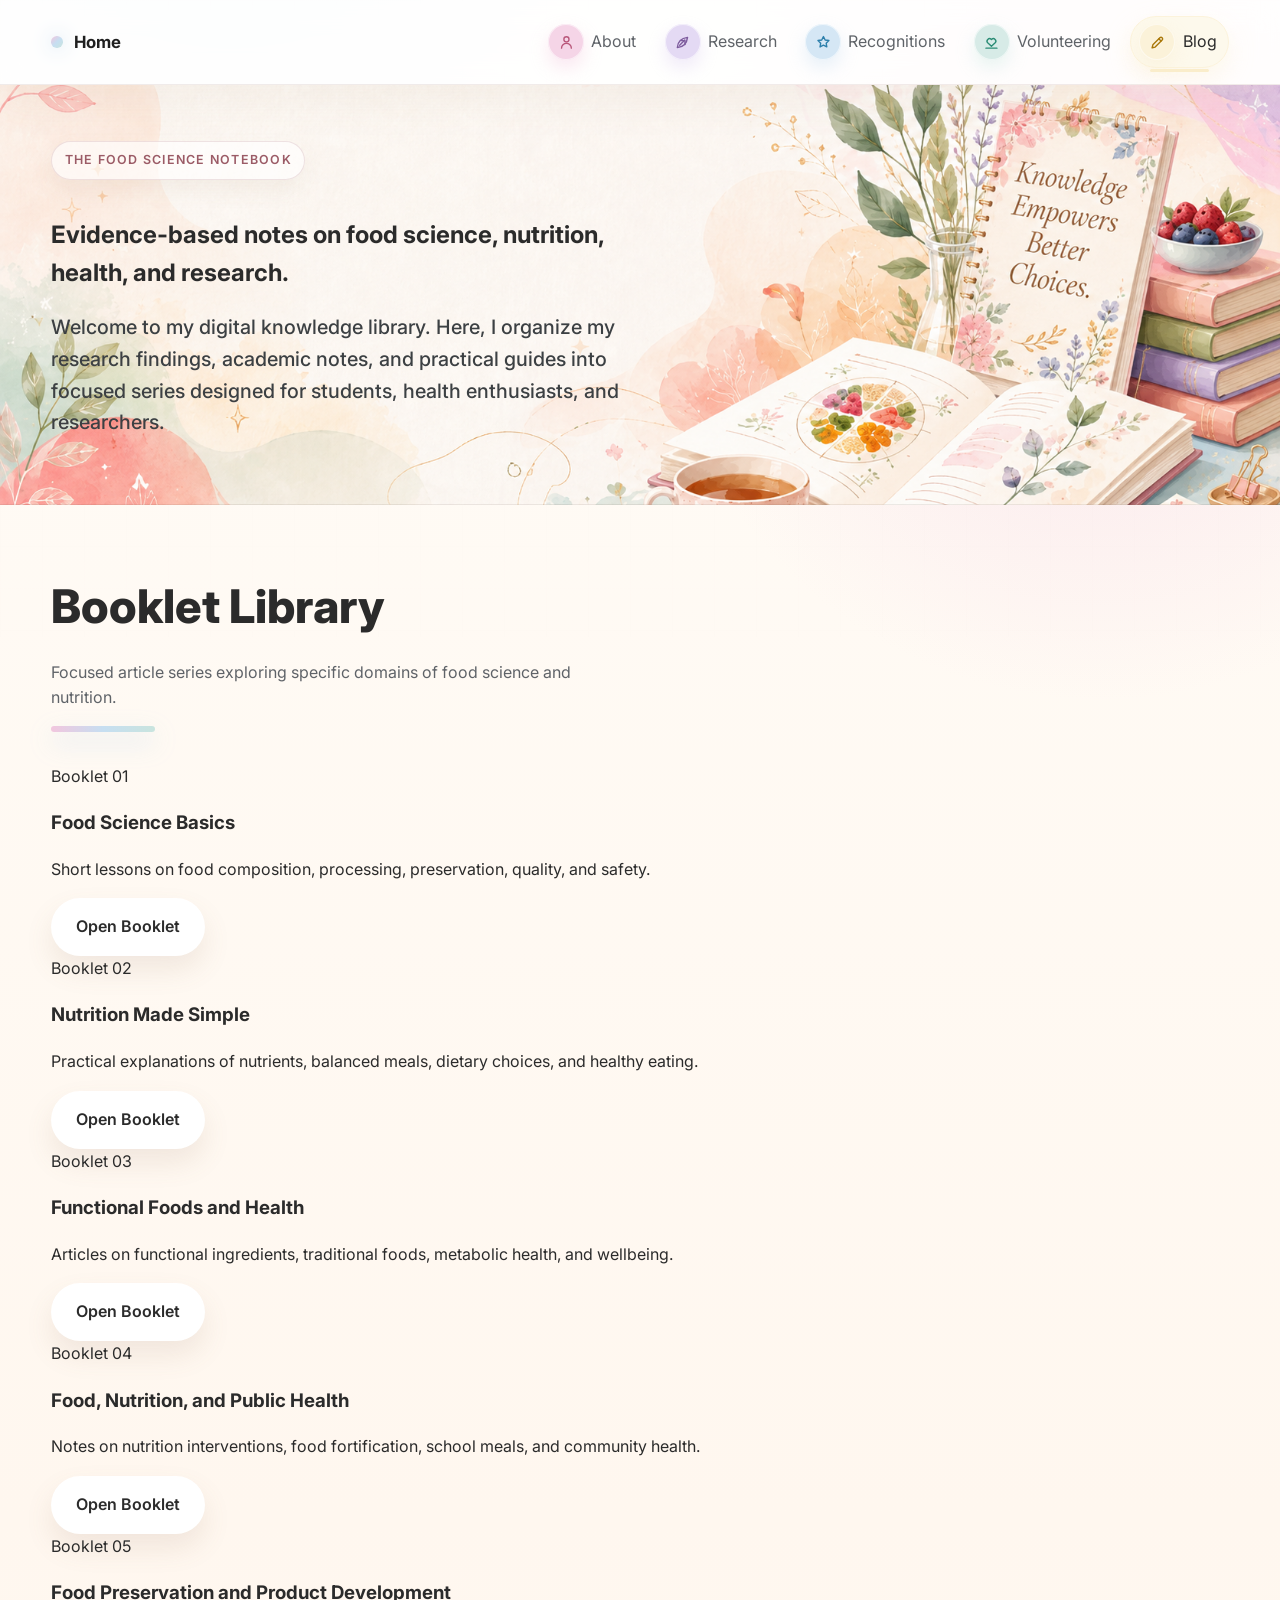
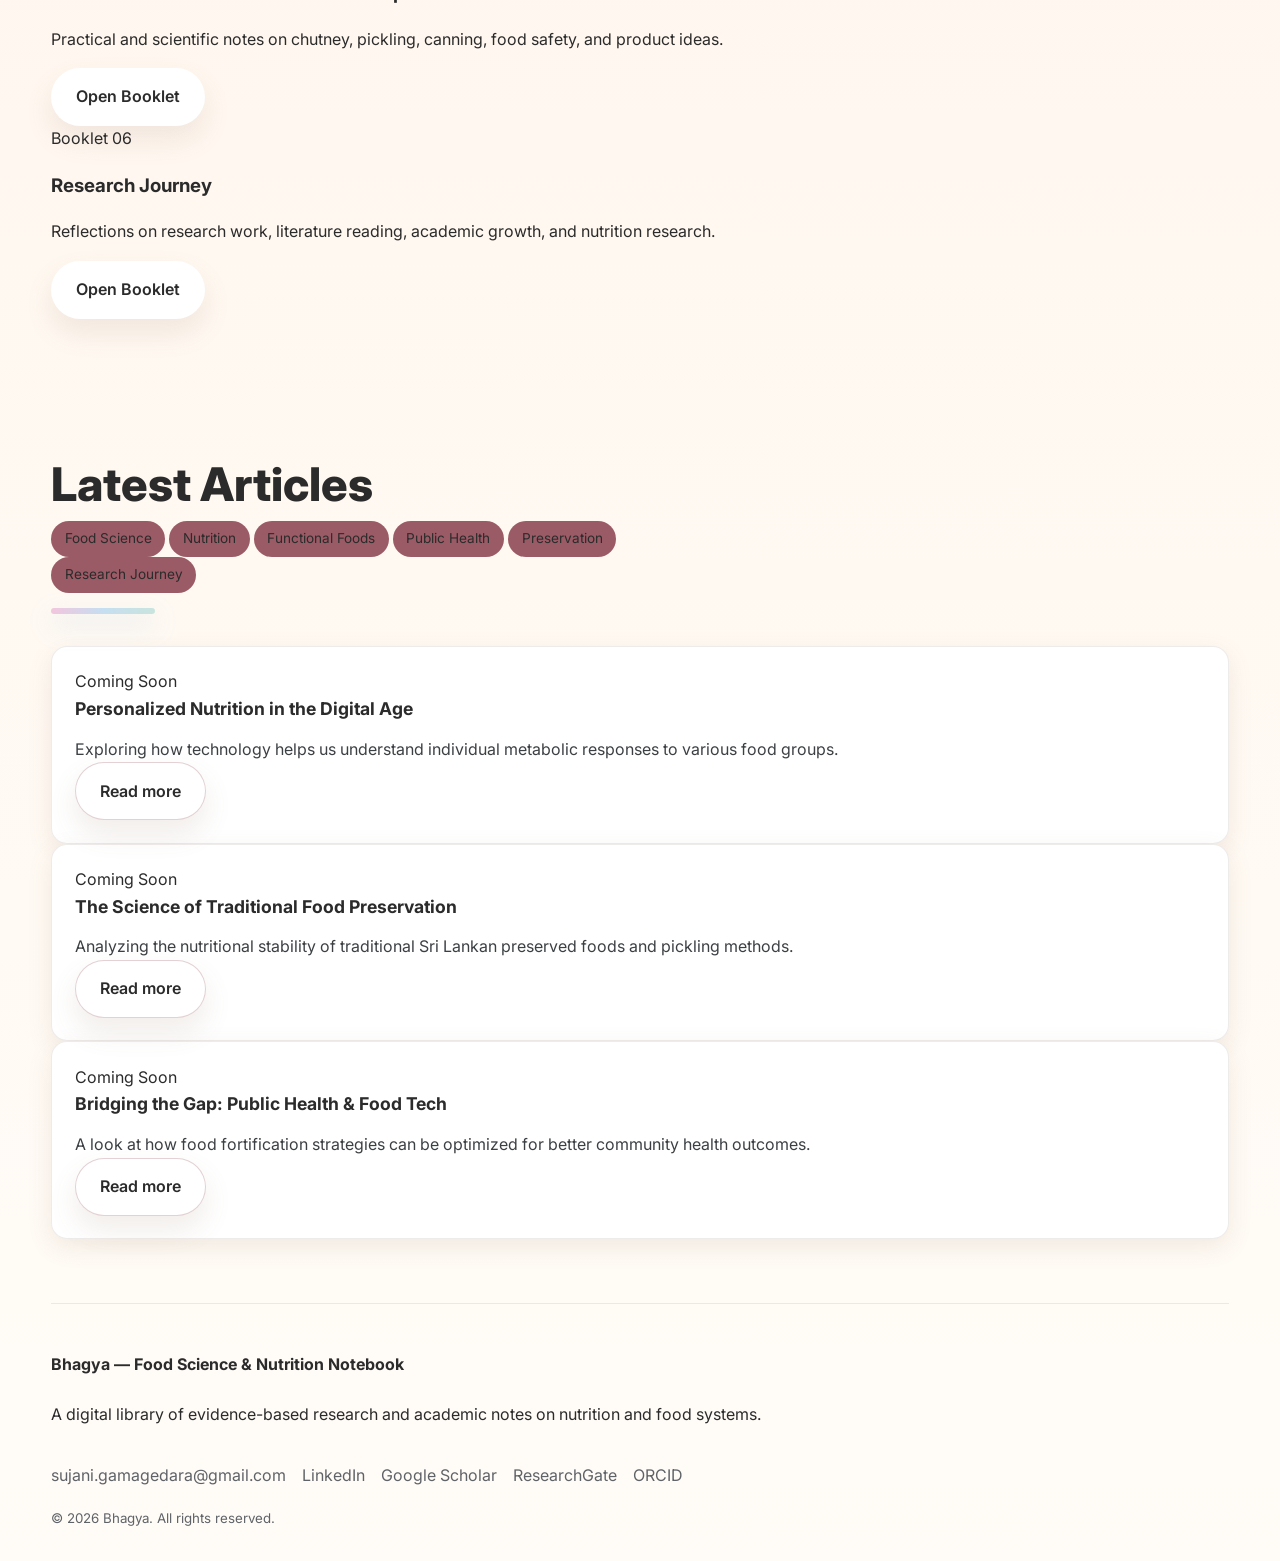
<file: blog.html>
<!doctype html>
<html lang="en">
  <head>
    <meta charset="utf-8" />
    <meta name="viewport" content="width=device-width, initial-scale=1" />
    <title>The Food Science Notebook | Bhagya — Nutrition & Food Science</title>
    <meta name="description" content="An evidence-based knowledge library of food science, nutrition, and public health research notes organized as article series and booklets." />
    <link rel="icon" href="assets/logo.png" />
    <link rel="preconnect" href="https://fonts.googleapis.com" />
    <link rel="preconnect" href="https://fonts.gstatic.com" crossorigin />
    <link href="https://fonts.googleapis.com/css2?family=Inter:wght@300;400;500;600;700;800&display=swap" rel="stylesheet" />
    <link rel="stylesheet" href="styles.css" />
    <script defer src="script.js"></script>
  </head>
  <body>
    <header class="site-header">
      <div class="container row nav-container">
        <a class="brand" href="index.html">Home</a>
        <button class="menu-toggle nav-toggle" id="menuToggle" aria-label="Toggle navigation" aria-expanded="false" aria-controls="siteNav">☰</button>
        <nav class="nav nav-links" id="siteNav" aria-label="Primary navigation">
          <a class="nav-link nav-about" href="index.html#about"><span class="nav-icon-badge" aria-hidden="true"><svg viewBox="0 0 24 24"><circle cx="12" cy="8" r="3.25"></circle><path d="M5.75 19.25a6.25 6.25 0 0 1 12.5 0"></path></svg></span>About</a>
          <a class="nav-link nav-research" href="index.html#research"><span class="nav-icon-badge" aria-hidden="true"><svg viewBox="0 0 24 24"><path d="M5.5 18.5c7.75-.5 12-4.75 13-13-8.25 1-12.5 5.25-13 13Z"></path><path d="M8.5 15.5 15 9"></path><path d="M10.25 9.75h5v5"></path></svg></span>Research</a>
          <a class="nav-link nav-recognitions" href="index.html#recognitions"><span class="nav-icon-badge" aria-hidden="true"><svg viewBox="0 0 24 24"><path d="m12 4.5 2.15 4.35 4.8.7-3.48 3.39.82 4.78L12 15.47l-4.29 2.25.82-4.78-3.48-3.39 4.8-.7L12 4.5Z"></path></svg></span>Recognitions</a>
          <a class="nav-link nav-volunteering" href="index.html#volunteering"><span class="nav-icon-badge" aria-hidden="true"><svg viewBox="0 0 24 24"><path d="M7.25 12.5 12 17l4.75-4.5a3.15 3.15 0 0 0-4.45-4.45L12 8.35l-.3-.3a3.15 3.15 0 0 0-4.45 4.45Z"></path><path d="M5 19.25h14"></path></svg></span>Volunteering</a>
          <a class="nav-link nav-blog active" href="blog.html"><span class="nav-icon-badge" aria-hidden="true"><svg viewBox="0 0 24 24"><path d="M5.25 18.75 6.2 15l8.9-8.9a2.05 2.05 0 0 1 2.9 2.9L9.1 17.9l-3.85.85Z"></path><path d="m13.75 7.45 2.8 2.8"></path></svg></span>Blog</a>
        </nav>
      </div>
    </header>
    <main class="blog-page">
      <section class="blog-hero will-animate">
        <div class="container">
        <div class="hero-text">
          <p class="eyebrow">The Food Science Notebook</p>
          <h1>Evidence-based notes on food science, nutrition, health, and research.</h1>
          <p class="lead">Welcome to my digital knowledge library. Here, I organize my research findings, academic notes, and practical guides into focused series designed for students, health enthusiasts, and researchers.</p>
        </div>
        </div>
      </section>

      <section class="container section booklet-library reveal" aria-labelledby="libraryTitle">
        <div class="section-header centered">
          <h2 id="libraryTitle">Booklet Library</h2>
          <p class="section-description">Focused article series exploring specific domains of food science and nutrition.</p>
        </div>

        <div class="booklet-grid">
          <!-- Booklet 01 -->
          <article class="booklet-card" style="--booklet-accent: var(--pastel-cream);">
            <span class="booklet-label">Booklet 01</span>
            <h3>Food Science Basics</h3>
            <p>Short lessons on food composition, processing, preservation, quality, and safety.</p>
            <!-- Bhagya: Add link to the series or the first article here -->
            <a href="#" class="btn booklet-btn">Open Booklet</a>
          </article>

          <!-- Booklet 02 -->
          <article class="booklet-card" style="--booklet-accent: var(--pastel-mint);">
            <span class="booklet-label">Booklet 02</span>
            <h3>Nutrition Made Simple</h3>
            <p>Practical explanations of nutrients, balanced meals, dietary choices, and healthy eating.</p>
            <a href="#" class="btn booklet-btn">Open Booklet</a>
          </article>

          <!-- Booklet 03 -->
          <article class="booklet-card" style="--booklet-accent: var(--pastel-pink);">
            <span class="booklet-label">Booklet 03</span>
            <h3>Functional Foods and Health</h3>
            <p>Articles on functional ingredients, traditional foods, metabolic health, and wellbeing.</p>
            <a href="#" class="btn booklet-btn">Open Booklet</a>
          </article>

          <!-- Booklet 04 -->
          <article class="booklet-card" style="--booklet-accent: var(--pastel-blue);">
            <span class="booklet-label">Booklet 04</span>
            <h3>Food, Nutrition, and Public Health</h3>
            <p>Notes on nutrition interventions, food fortification, school meals, and community health.</p>
            <a href="#" class="btn booklet-btn">Open Booklet</a>
          </article>

          <!-- Booklet 05 -->
          <article class="booklet-card" style="--booklet-accent: var(--pastel-peach);">
            <span class="booklet-label">Booklet 05</span>
            <h3>Food Preservation and Product Development</h3>
            <p>Practical and scientific notes on chutney, pickling, canning, food safety, and product ideas.</p>
            <a href="#" class="btn booklet-btn">Open Booklet</a>
          </article>

          <!-- Booklet 06 -->
          <article class="booklet-card" style="--booklet-accent: var(--pastel-lavender);">
            <span class="booklet-label">Booklet 06</span>
            <h3>Research Journey</h3>
            <p>Reflections on research work, literature reading, academic growth, and nutrition research.</p>
            <a href="#" class="btn booklet-btn">Open Booklet</a>
          </article>
        </div>
      </section>

      <section class="container section latest-articles-section reveal" aria-labelledby="articlesTitle">
        <div class="section-header">
          <h2 id="articlesTitle">Latest Articles</h2>
          <div class="topic-tags">
            <span class="tag">Food Science</span>
            <span class="tag">Nutrition</span>
            <span class="tag">Functional Foods</span>
            <span class="tag">Public Health</span>
            <span class="tag">Preservation</span>
            <span class="tag">Research Journey</span>
          </div>
        </div>

        <div class="grid three articles-grid">
          <!-- Placeholder Article 1 -->
          <article class="card">
            <span class="article-date">Coming Soon</span>
            <h3>Personalized Nutrition in the Digital Age</h3>
            <p>Exploring how technology helps us understand individual metabolic responses to various food groups.</p>
            <a class="btn more" href="#top">Read more</a>
          </article>

          <!-- Placeholder Article 2 -->
          <article class="card">
            <span class="article-date">Coming Soon</span>
            <h3>The Science of Traditional Food Preservation</h3>
            <p>Analyzing the nutritional stability of traditional Sri Lankan preserved foods and pickling methods.</p>
            <a class="btn more" href="#top">Read more</a>
          </article>

          <!-- Placeholder Article 3 -->
          <article class="card">
            <span class="article-date">Coming Soon</span>
            <h3>Bridging the Gap: Public Health & Food Tech</h3>
            <p>A look at how food fortification strategies can be optimized for better community health outcomes.</p>
            <a class="btn more" href="#top">Read more</a>
          </article>
        </div>
      </section>
    </main>
    <footer class="site-footer container">
      <div class="footer-copy">
        <p class="footer-title">Bhagya — Food Science & Nutrition Notebook</p>
        <p>A digital library of evidence-based research and academic notes on nutrition and food systems.</p>
      </div>
      <div class="footer-links">
        <a href="mailto:sujani.gamagedara@gmail.com">sujani.gamagedara@gmail.com</a>
        <a href="https://linkedin.com/in/Sujani-Bhagya">LinkedIn</a>
        <a href="https://scholar.google.com/citations?user=1Ptw6hwAAAAJ">Google Scholar</a>
        <a href="https://www.researchgate.net/profile/Sujani_Bhagya">ResearchGate</a>
        <a href="https://orcid.org/0009-0004-1689-849X">ORCID</a>
      </div>
      <small>&copy; <span id="year"></span> Bhagya. All rights reserved.</small>
    </footer>
  </body>
</html>
</file>
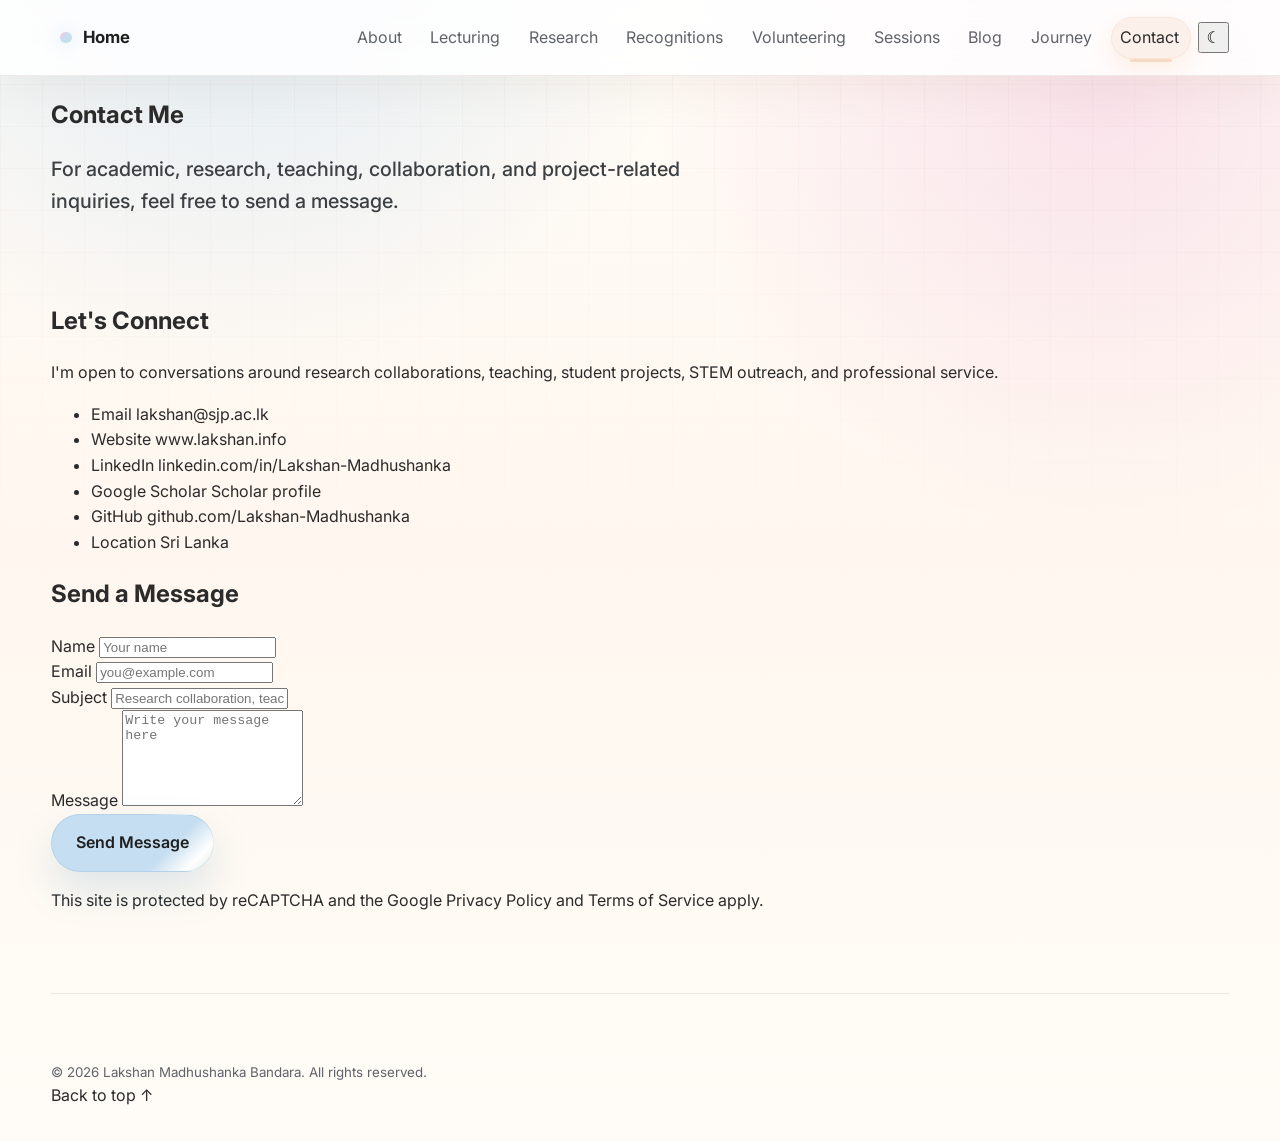
<file: contact.html>
<!doctype html>
<html lang="en">
  <head>
    <meta charset="utf-8">
    <meta name="viewport" content="width=device-width, initial-scale=1" />
    <title>Contact Me | Lakshan Madhushanka Bandara</title>
    <meta name="description" content="Contact Lakshan Madhushanka Bandara for research collaboration, teaching inquiries, artificial intelligence projects, biomedical image processing, robotics, or academic discussions.">
    <link rel="icon" href="assets/favicon.png">
    <link rel="preconnect" href="https://fonts.googleapis.com">
    <link rel="preconnect" href="https://fonts.gstatic.com" crossorigin>
    <link href="https://fonts.googleapis.com/css2?family=Inter:wght@300;400;600;800&display=swap" rel="stylesheet">
    <link rel="stylesheet" href="styles.css">
    <script defer src="script.js"></script>
    <script src="https://www.google.com/recaptcha/api.js" async defer></script>
    <script>
      function onContactSubmit() {
        const form = document.getElementById("contact-form");
        if (form && form.reportValidity()) {
          form.submit();
        }
      }
    </script>
  </head>
  <body>
    <header class="site-header">
      <div class="container row nav-container">
        <a class="brand nav-link" href="index.html">Home</a>
        <button class="menu-toggle nav-toggle" id="menuToggle" aria-label="Toggle navigation" aria-expanded="false" aria-controls="siteNav">&#9776;</button>
        <nav class="nav nav-links" id="siteNav" aria-label="Primary navigation">
          <a class="nav-link" href="about.html">About</a>
          <a class="nav-link" href="lecturing.html">Lecturing</a>
          <a class="nav-link" href="research-publications.html">Research</a>
          <a class="nav-link" href="awards.html">Recognitions</a>
          <a class="nav-link" href="volunteering.html">Volunteering</a>
          <a class="nav-link" href="sessions.html">Sessions</a>
          <a class="nav-link" href="blog.html">Blog</a>
          <a class="nav-link" href="travel.html">Journey</a>
          <a class="nav-link active" href="contact.html">Contact</a>
          <button class="theme-toggle" id="themeToggle" type="button" aria-label="Toggle theme">&#9790;</button>
        </nav>
      </div>
    </header>

    <main id="top" class="contact-page">
      <section class="container contact-hero will-animate">
        <h1 class="page-split-title">Contact <span class="grad grad-anim">Me</span></h1>
        <p class="lead">For academic, research, teaching, collaboration, and project-related inquiries, feel free to send a message.</p>
      </section>

      <section class="container section contact-layout">
        <aside class="contact-info-card reveal" aria-labelledby="contact-info-title">
          <h2 id="contact-info-title" class="reveal fancy-head">Let's Connect</h2>
          <p>I'm open to conversations around research collaborations, teaching, student projects, STEM outreach, and professional service.</p>

          <ul class="contact-links">
            <li>
              <span>Email</span>
              <a class="inline" href="mailto:lakshan@sjp.ac.lk">lakshan@sjp.ac.lk</a>
            </li>
            <li>
              <span>Website</span>
              <a class="inline" href="https://www.lakshan.info" target="_blank" rel="noreferrer">www.lakshan.info</a>
            </li>
            <li>
              <span>LinkedIn</span>
              <a class="inline" href="https://www.linkedin.com/in/Lakshan-Madhushanka" target="_blank" rel="noreferrer">linkedin.com/in/Lakshan-Madhushanka</a>
            </li>
            <li>
              <span>Google Scholar</span>
              <a class="inline" href="https://scholar.google.com/citations?user=CIf6nxcAAAAJ&hl=en" target="_blank" rel="noreferrer">Scholar profile</a>
            </li>
            <li>
              <span>GitHub</span>
              <a class="inline" href="https://github.com/Lakshan-Madhushanka" target="_blank" rel="noreferrer">github.com/Lakshan-Madhushanka</a>
            </li>
            <li>
              <span>Location</span>
              <span>Sri Lanka</span>
            </li>
          </ul>
        </aside>

        <section class="contact-form-card reveal" aria-labelledby="contact-form-title">
          <h2 id="contact-form-title" class="reveal fancy-head">Send a Message</h2>

          <form id="contact-form" class="contact-form" action="https://formspree.io/f/xaqvaewn" method="POST">
            <input type="hidden" name="_subject" value="New message from Lakshan Madhushanka Bandara website">

            <div class="form-field">
              <label for="contact-name">Name</label>
              <input id="contact-name" name="name" type="text" autocomplete="name" required placeholder="Your name">
            </div>

            <div class="form-field">
              <label for="contact-email">Email</label>
              <input id="contact-email" name="email" type="email" autocomplete="email" required placeholder="you@example.com">
            </div>

            <div class="form-field">
              <label for="contact-subject">Subject</label>
              <input id="contact-subject" name="subject" type="text" required placeholder="Research collaboration, teaching inquiry, project idea...">
            </div>

            <div class="form-field">
              <label for="contact-message">Message</label>
              <textarea id="contact-message" name="message" rows="6" required placeholder="Write your message here"></textarea>
            </div>

            <button
              type="submit"
              class="btn primary contact-submit g-recaptcha"
              data-sitekey="6LcKReQsAAAAAGJP4J88spm9I4mknbLSbjx-fCDy"
              data-callback="onContactSubmit"
              data-action="submit"
            >Send Message</button>

            <p class="recaptcha-disclosure">
              This site is protected by reCAPTCHA and the Google
              <a class="inline" href="https://policies.google.com/privacy" target="_blank" rel="noreferrer">Privacy Policy</a>
              and
              <a class="inline" href="https://policies.google.com/terms" target="_blank" rel="noreferrer">Terms of Service</a>
              apply.
            </p>
          </form>
        </section>
      </section>
    </main>

    <footer class="site-footer container">
      <small>© <span id="year"></span> Lakshan Madhushanka Bandara. All rights reserved.</small>
      <a class="inline" href="#top">Back to top ↑</a>
    </footer>
  </body>
</html>
</file>
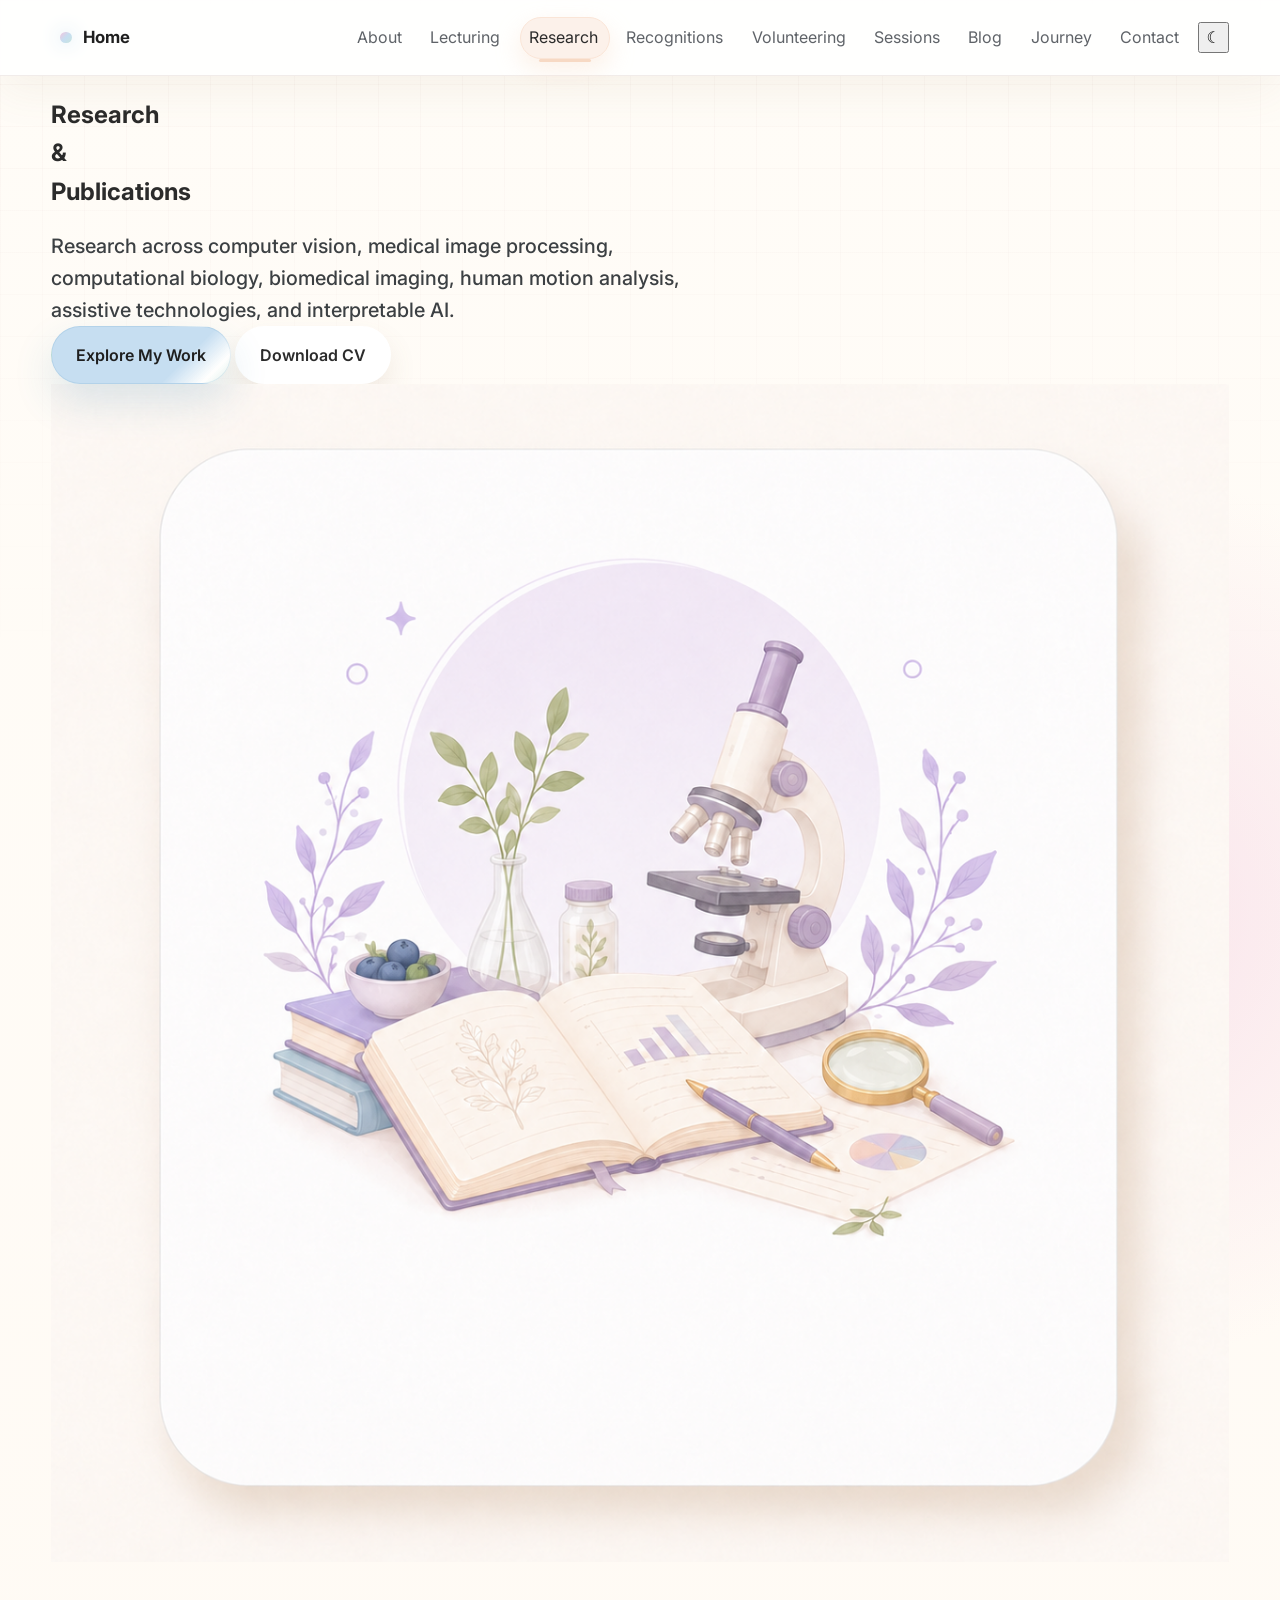
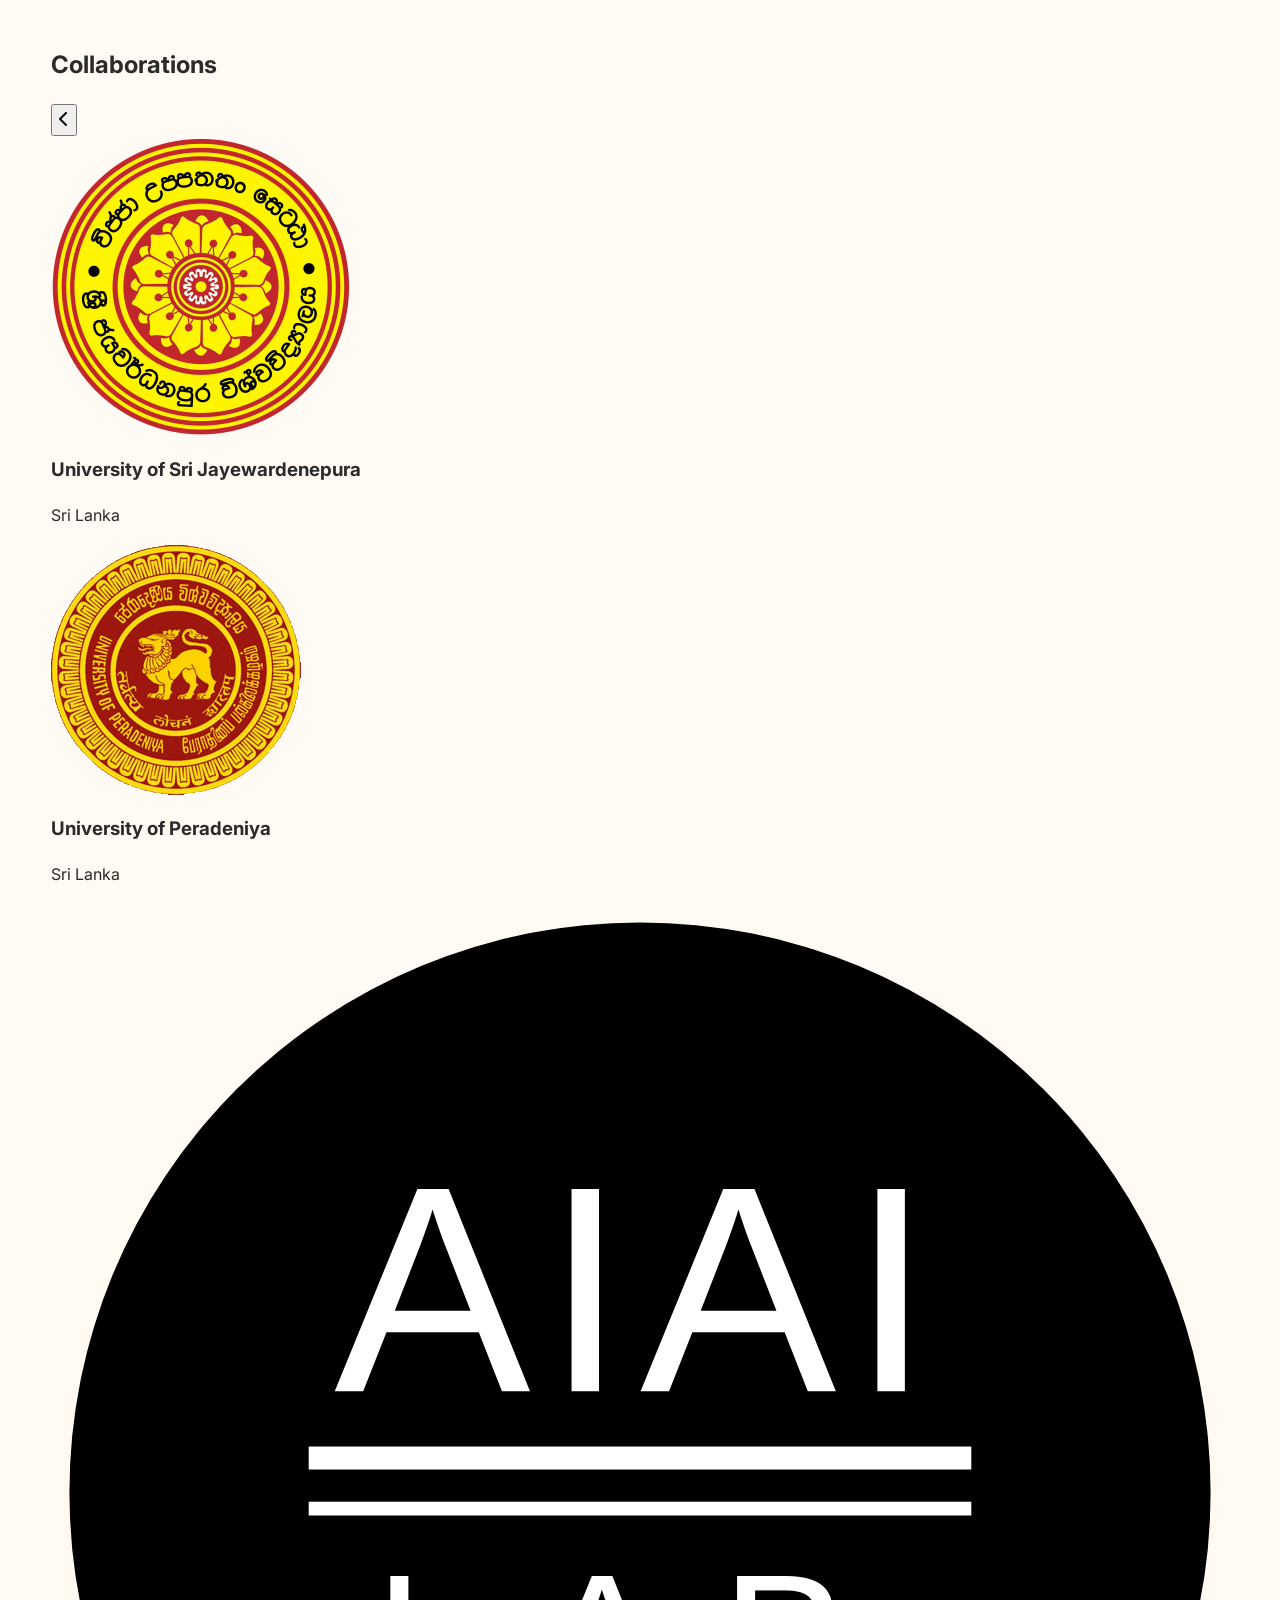
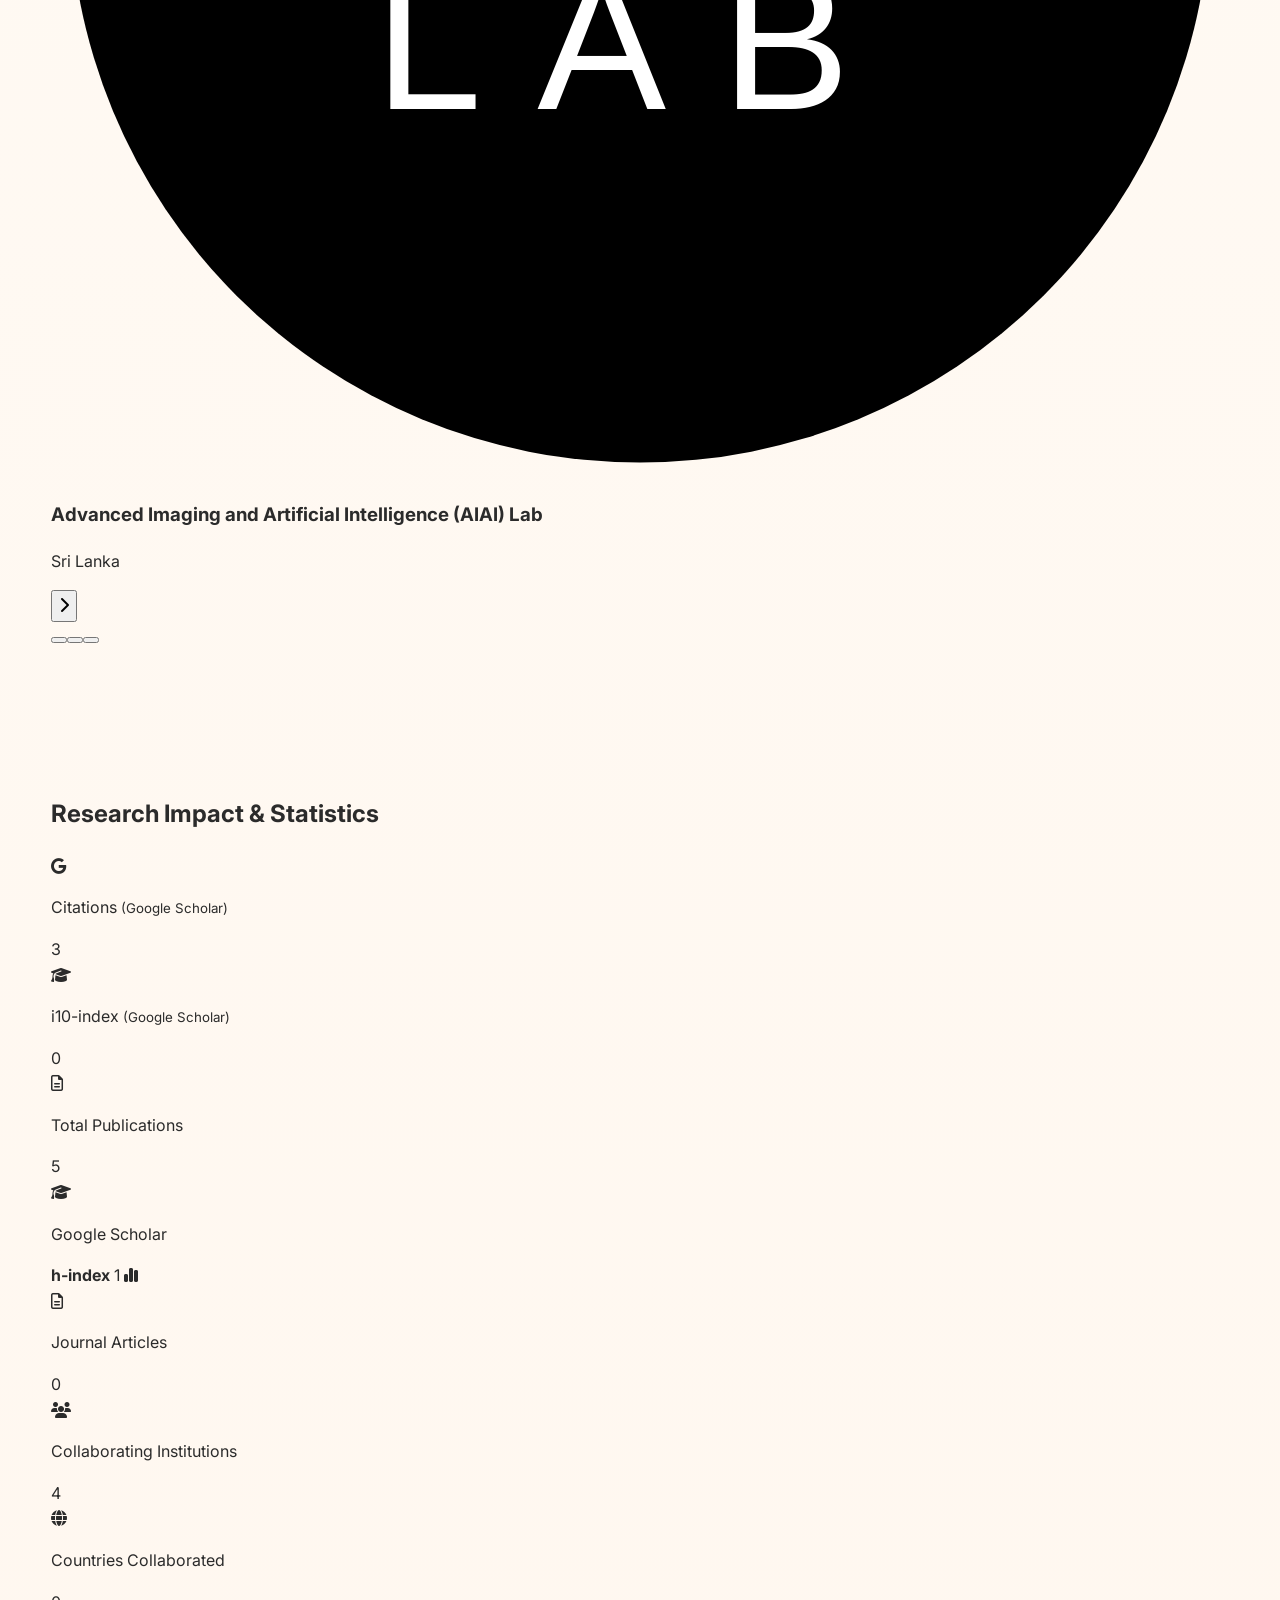
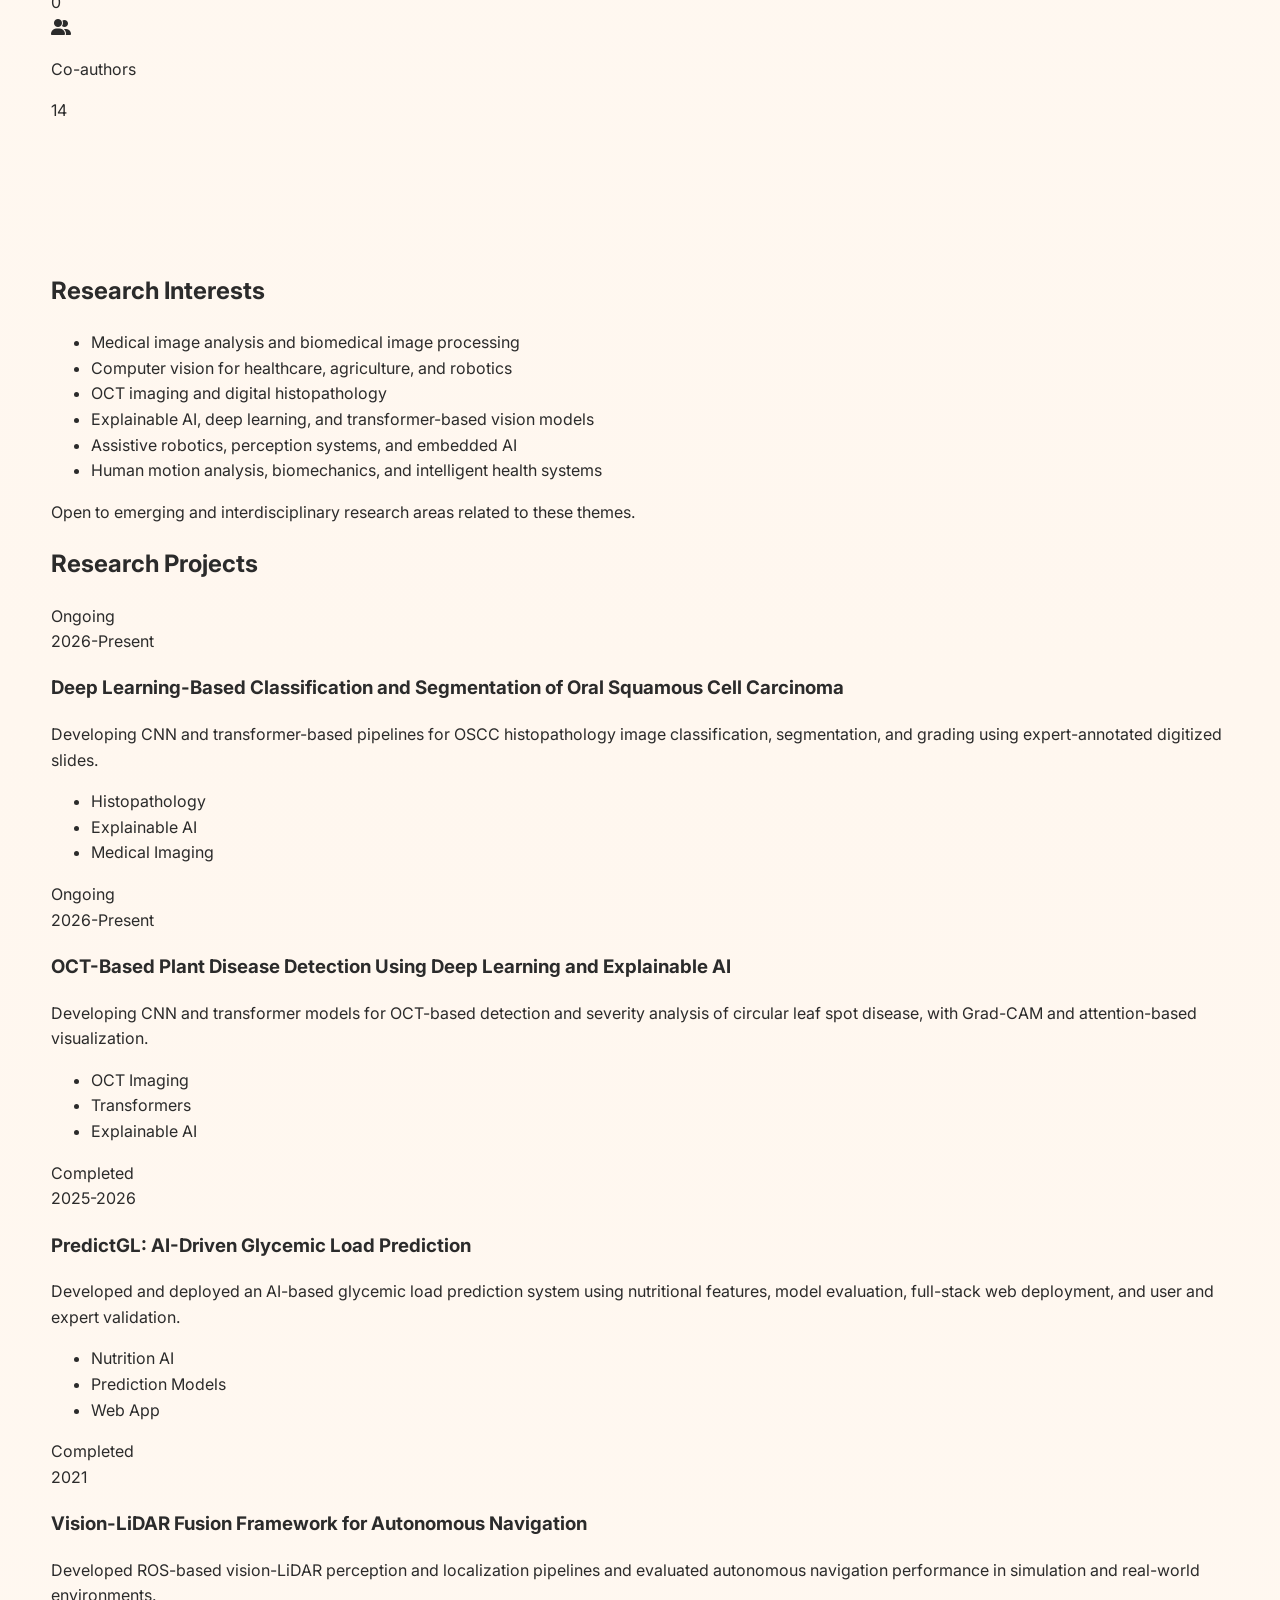
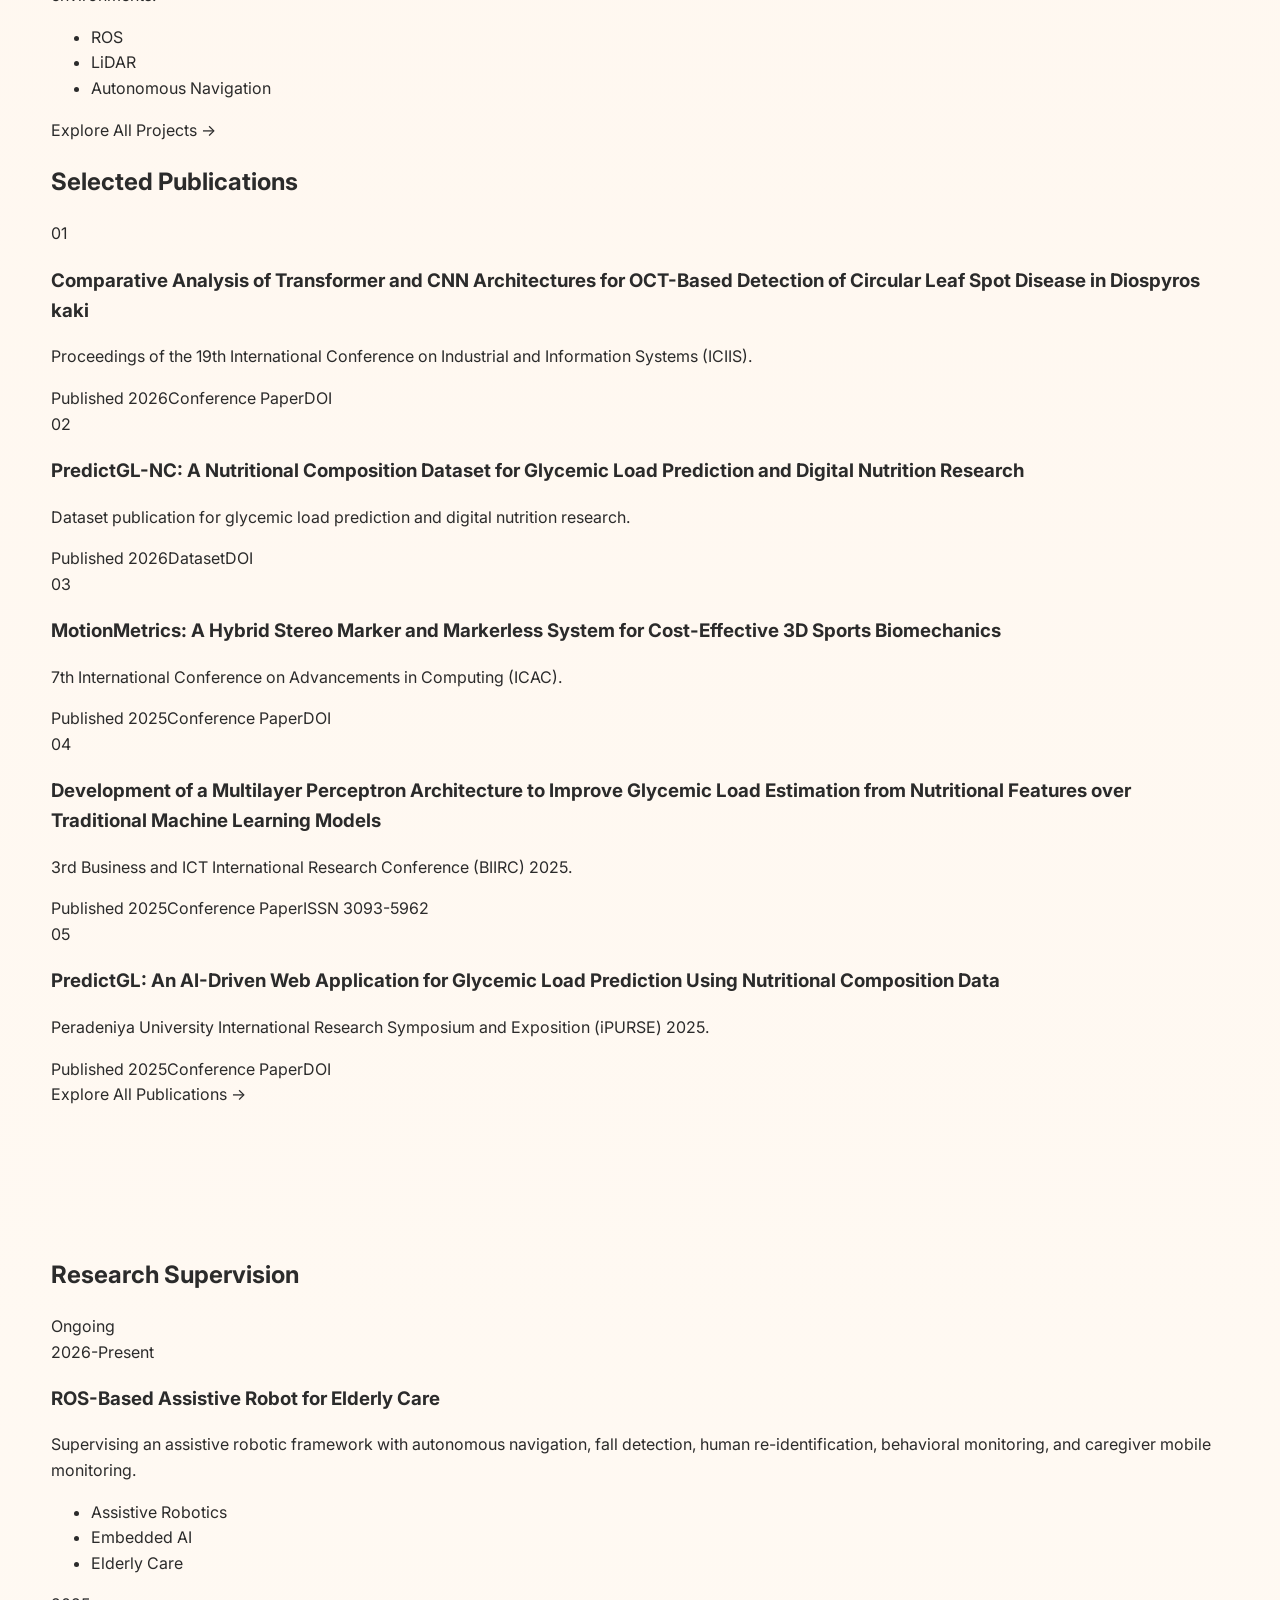
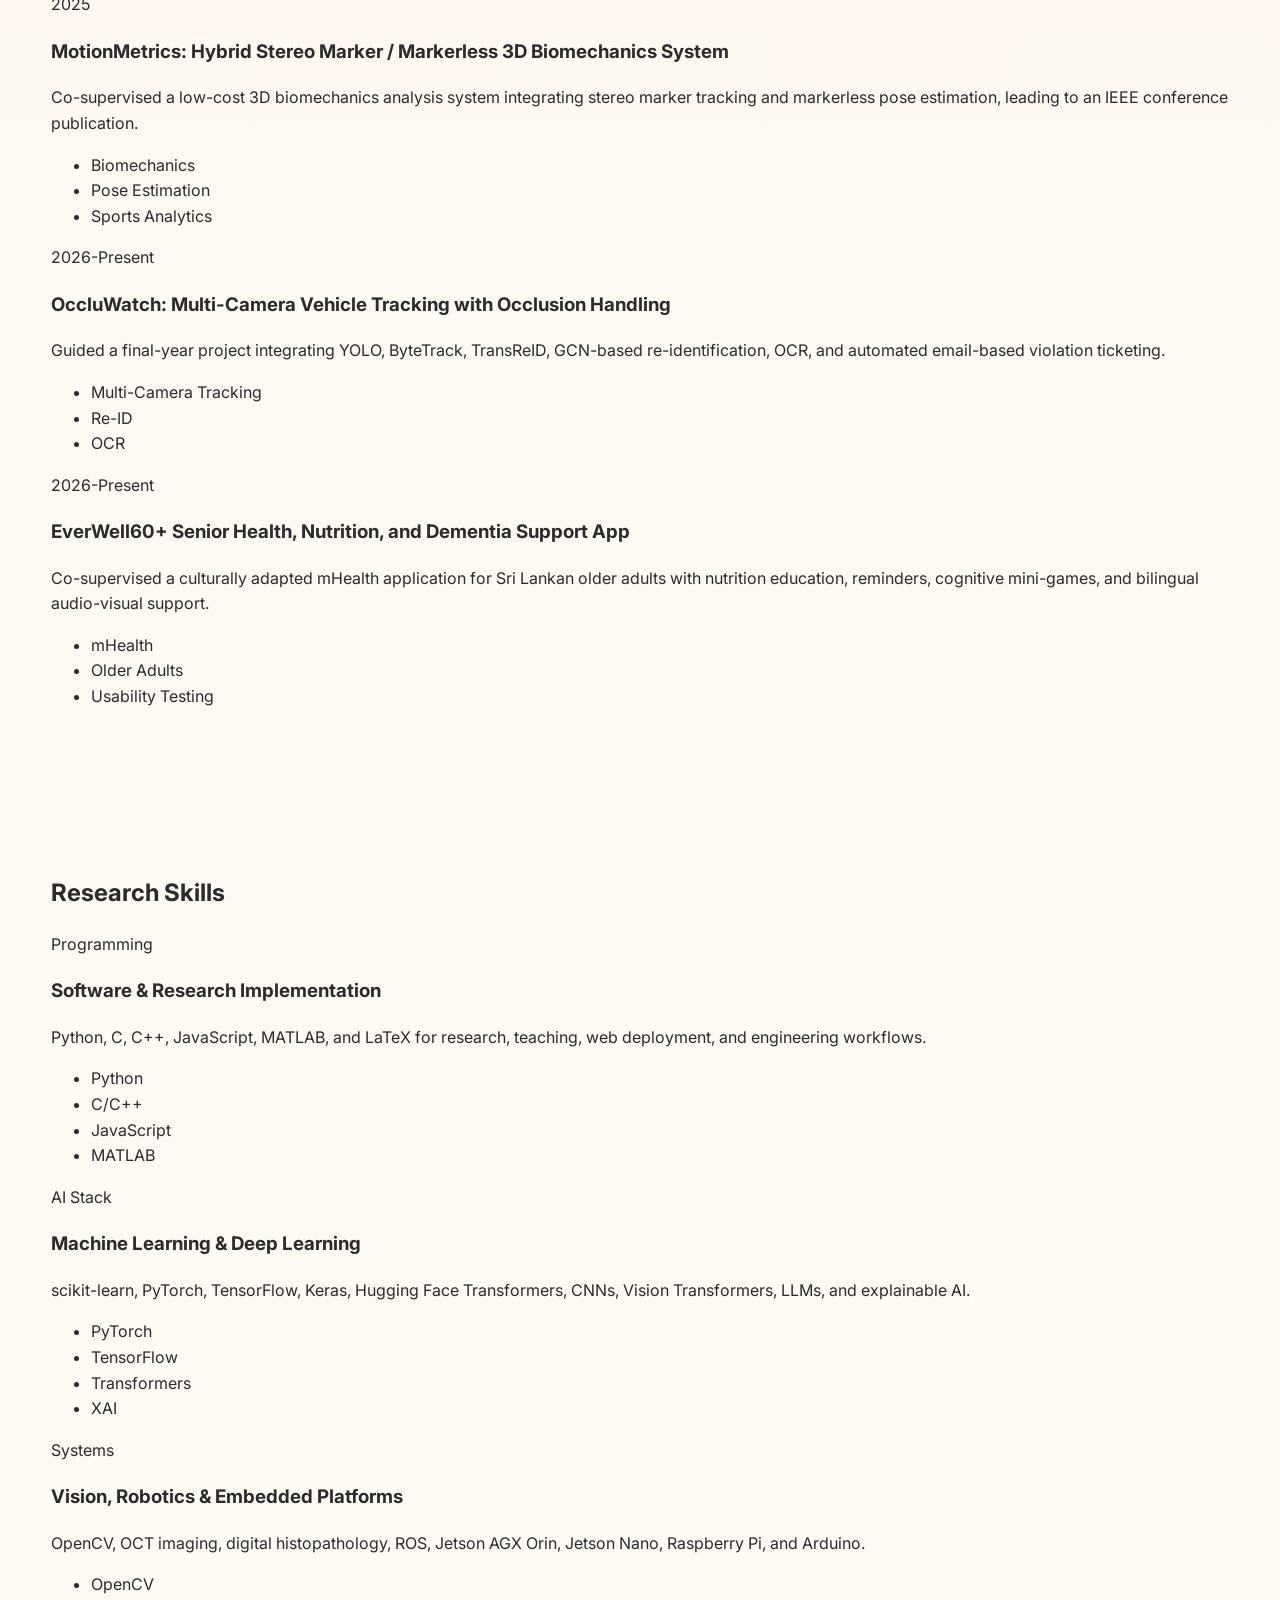
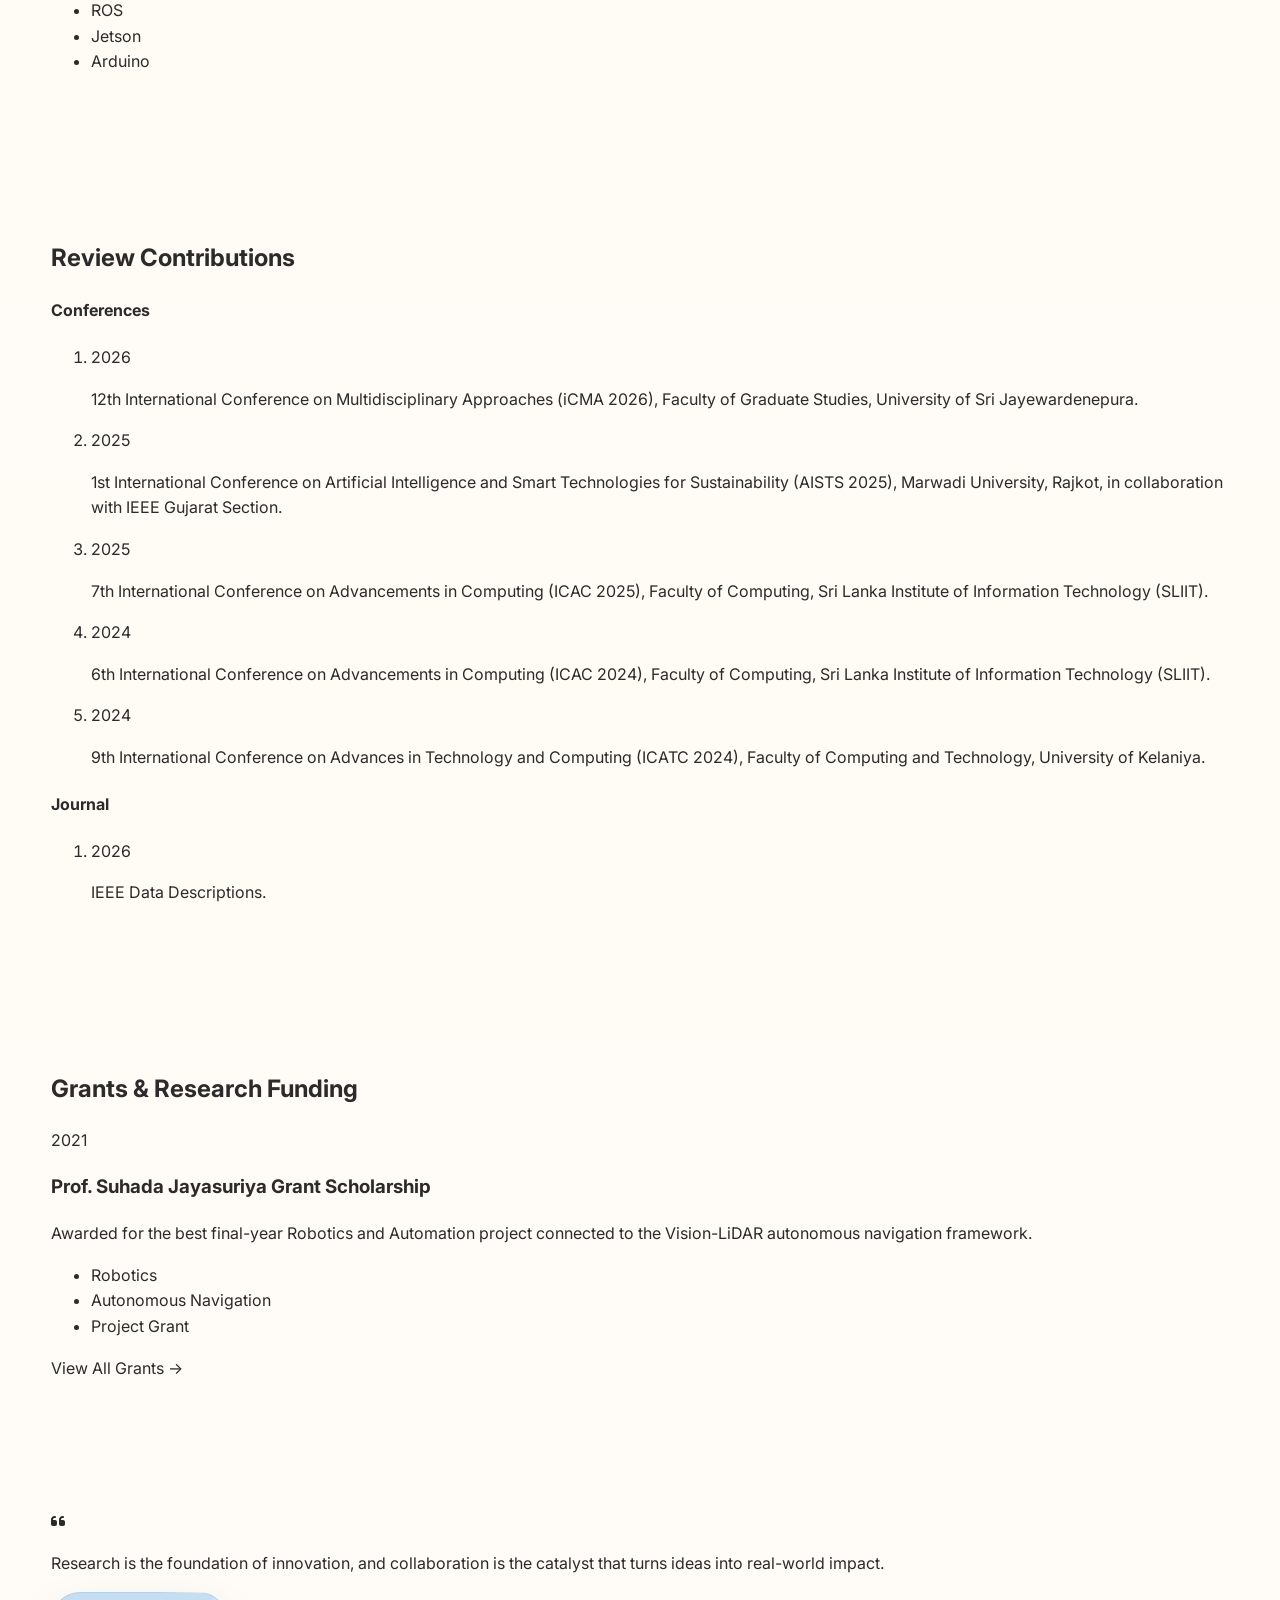
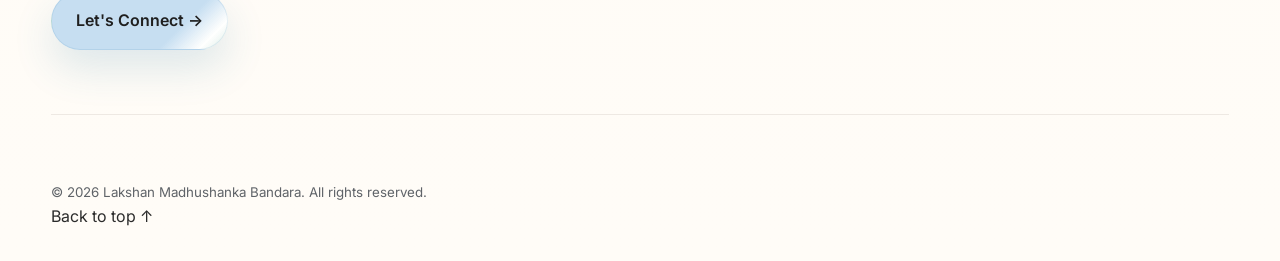
<file: research-publications.html>
<!doctype html>
<html lang="en">
  <head>
    <meta charset="utf-8" />
    <meta name="viewport" content="width=device-width, initial-scale=1" />
    <title>Research & Publications | Lakshan Madhushanka Bandara</title>
    <meta name="description" content="Browse research and publications by Lakshan Madhushanka Bandara in artificial intelligence, computer vision, biomedical image processing, robotics, and applied machine learning." />
    <link rel="icon" href="assets/favicon.png" />
    <link rel="preconnect" href="https://fonts.googleapis.com" />
    <link rel="preconnect" href="https://fonts.gstatic.com" crossorigin />
    <link href="https://fonts.googleapis.com/css2?family=Inter:wght@300;400;600;800&display=swap" rel="stylesheet" />
    <link rel="stylesheet" href="styles.css" />
    <link rel="stylesheet" href="https://cdnjs.cloudflare.com/ajax/libs/font-awesome/6.5.0/css/all.min.css" />
    <script defer src="script.js"></script>
  </head>
  <body>
    <header class="site-header">
      <div class="container row nav-container">
        <a class="brand nav-link" href="index.html">Home</a>
        <button class="menu-toggle nav-toggle" id="menuToggle" aria-label="Toggle navigation" aria-expanded="false" aria-controls="siteNav">&#9776;</button>
        <nav class="nav nav-links" id="siteNav" aria-label="Primary navigation">
          <a class="nav-link" href="about.html">About</a>
          <a class="nav-link" href="lecturing.html">Lecturing</a>
          <a class="nav-link active" href="research-publications.html">Research</a>
          <a class="nav-link" href="awards.html">Recognitions</a>
          <a class="nav-link" href="volunteering.html">Volunteering</a>
          <a class="nav-link" href="sessions.html">Sessions</a>
          <a class="nav-link" href="blog.html">Blog</a>
          <a class="nav-link" href="travel.html">Journey</a>
          <a class="nav-link" href="contact.html">Contact</a>
          <button class="theme-toggle" id="themeToggle" type="button" aria-label="Toggle theme">&#9790;</button>
        </nav>
      </div>
    </header>

    <main id="top" class="research-page research-agreed-page">
      <section class="container research-agreed-hero page-hero will-animate">
        <div class="research-hero-copy page-hero-content">
          <h1 class="page-split-title">Research<br><span class="title-amp">&amp;</span><br><span class="grad grad-anim">Publications</span></h1>
          <p class="lead">Research across computer vision, medical image processing, computational biology, biomedical imaging, human motion analysis, assistive technologies, and interpretable AI.</p>
          <div class="research-hero-actions">
            <a class="btn primary" href="#researchEvidence">Explore My Work</a>
            <a class="btn" href="assets/Sujani_Bhagya_CV.pdf">Download CV</a>
          </div>
        </div>
        <div class="page-hero-art research-hero-visual">
          <img class="page-hero-image" src="assets/hero/research.png" alt="Illustration representing research, publications, artificial intelligence, biomedical image processing, and scientific discovery">
          <div class="hero-neural-overlay" aria-hidden="true"></div>
          <div class="hero-neural-firing" aria-hidden="true"></div>
        </div>
      </section>

      <section class="container section research-collab-section" aria-labelledby="collaboratingOrganizationsTitle">
        <div class="section-head">
          <h2 id="collaboratingOrganizationsTitle" class="reveal fancy-head">Collaborations</h2>
        </div>
        <div class="research-collab-carousel reveal" data-research-collab-carousel>
          <button class="research-collab-control research-collab-prev" type="button" aria-label="Previous collaborating organization" data-research-collab-prev>
            <i class="fa-solid fa-chevron-left" aria-hidden="true"></i>
          </button>
          <div class="research-collab-viewport" data-research-collab-viewport>
            <div class="research-collab-strip" data-research-collab-track>
              <article class="research-collab-card" data-research-collab-card>
                <img src="assets/logos/usjp.png" alt="University of Sri Jayewardenepura logo" />
                <div>
                  <h3>University of Sri Jayewardenepura</h3>
                  <p>Sri Lanka</p>
                </div>
              </article>
              <article class="research-collab-card" data-research-collab-card>
                <img src="assets/logos/uop.png" alt="University of Peradeniya logo" />
                <div>
                  <h3>University of Peradeniya</h3>
                  <p>Sri Lanka</p>
                </div>
              </article>
              <article class="research-collab-card" data-research-collab-card>
                <img src="assets/logos/aiai-lab.svg" alt="Advanced Imaging and Artificial Intelligence Lab logo" />
                <div>
                  <h3>Advanced Imaging and Artificial Intelligence (AIAI) Lab</h3>
                  <p>Sri Lanka</p>
                </div>
              </article>
            </div>
          </div>
          <button class="research-collab-control research-collab-next" type="button" aria-label="Next collaborating organization" data-research-collab-next>
            <i class="fa-solid fa-chevron-right" aria-hidden="true"></i>
          </button>
          <div class="research-collab-dots" aria-label="Collaborating organization slides" data-research-collab-dots></div>
        </div>
      </section>

      <section class="container section research-impact-section" aria-labelledby="researchImpactTitle">
        <div class="research-impact-shell reveal">
          <div class="section-head research-impact-title">
            <h2 id="researchImpactTitle" class="fancy-head">Research Impact & Statistics</h2>
          </div>
          <div class="research-metric-grid metric-left">
            <article><i class="fa-brands fa-google" aria-hidden="true"></i><div><p>Citations <small>(Google Scholar)</small></p><span>3</span></div></article>
            <article><i class="fa-solid fa-graduation-cap" aria-hidden="true"></i><div><p>i10-index <small>(Google Scholar)</small></p><span>0</span></div></article>
            <article><i class="fa-regular fa-file-lines" aria-hidden="true"></i><div><p>Total Publications</p><span>5</span></div></article>
          </div>
          <div class="research-h-index">
            <div class="research-h-ring">
              <i class="fa-solid fa-graduation-cap" aria-hidden="true"></i>
              <p>Google Scholar</p>
              <strong>h-index</strong>
              <span>1</span>
              <i class="fa-solid fa-chart-simple" aria-hidden="true"></i>
            </div>
          </div>
          <div class="research-metric-grid metric-right">
            <article><i class="fa-regular fa-file-lines" aria-hidden="true"></i><div><p>Journal Articles</p><span>0</span></div></article>
            <article><i class="fa-solid fa-users" aria-hidden="true"></i><div><p>Collaborating Institutions</p><span>4</span></div></article>
            <article><i class="fa-solid fa-globe" aria-hidden="true"></i><div><p>Countries Collaborated</p><span>0</span></div></article>
            <article><i class="fa-solid fa-user-group" aria-hidden="true"></i><div><p>Co-authors</p><span>14</span></div></article>
          </div>
        </div>
      </section>

      <section id="researchEvidence" class="container section research-evidence-section" aria-label="Research interests, projects, and selected publications">
        <article class="research-evidence-block">
          <div class="section-head research-panel-head">
            <h2 class="reveal fancy-head">Research Interests</h2>
          </div>
          <div class="research-evidence-panel">
            <div class="research-project-list">
            <article class="research-evidence-card">
              <ul class="research-interest-list">
                <li>Medical image analysis and biomedical image processing</li>
                <li>Computer vision for healthcare, agriculture, and robotics</li>
                <li>OCT imaging and digital histopathology</li>
                <li>Explainable AI, deep learning, and transformer-based vision models</li>
                <li>Assistive robotics, perception systems, and embedded AI</li>
                <li>Human motion analysis, biomechanics, and intelligent health systems</li>
              </ul>
              <p class="research-interest-note">Open to emerging and interdisciplinary research areas related to these themes.</p>
            </article>
            </div>
          </div>
        </article>

        <article class="research-evidence-block research-dated-block">
          <div class="section-head research-panel-head">
            <h2 class="reveal fancy-head">Research Projects</h2>
          </div>
          <div class="research-evidence-panel">
            <div class="research-project-list">
            <article class="research-evidence-card">
              <span class="status-badge ongoing">Ongoing</span>
              <div class="research-card-meta"><time datetime="2026">2026-Present</time></div>
              <h3>Deep Learning-Based Classification and Segmentation of Oral Squamous Cell Carcinoma</h3>
              <p>Developing CNN and transformer-based pipelines for OSCC histopathology image classification, segmentation, and grading using expert-annotated digitized slides.</p>
              <ul class="tag-list"><li>Histopathology</li><li>Explainable AI</li><li>Medical Imaging</li></ul>
            </article>
            <article class="research-evidence-card">
              <span class="status-badge ongoing">Ongoing</span>
              <div class="research-card-meta"><time datetime="2026">2026-Present</time></div>
              <h3>OCT-Based Plant Disease Detection Using Deep Learning and Explainable AI</h3>
              <p>Developing CNN and transformer models for OCT-based detection and severity analysis of circular leaf spot disease, with Grad-CAM and attention-based visualization.</p>
              <ul class="tag-list"><li>OCT Imaging</li><li>Transformers</li><li>Explainable AI</li></ul>
            </article>
            <article class="research-evidence-card">
              <span class="status-badge completed">Completed</span>
              <div class="research-card-meta"><time datetime="2025">2025-2026</time></div>
              <h3>PredictGL: AI-Driven Glycemic Load Prediction</h3>
              <p>Developed and deployed an AI-based glycemic load prediction system using nutritional features, model evaluation, full-stack web deployment, and user and expert validation.</p>
              <ul class="tag-list"><li>Nutrition AI</li><li>Prediction Models</li><li>Web App</li></ul>
            </article>
            <article class="research-evidence-card">
              <span class="status-badge completed">Completed</span>
              <div class="research-card-meta"><time datetime="2021">2021</time></div>
              <h3>Vision-LiDAR Fusion Framework for Autonomous Navigation</h3>
              <p>Developed ROS-based vision-LiDAR perception and localization pipelines and evaluated autonomous navigation performance in simulation and real-world environments.</p>
              <ul class="tag-list"><li>ROS</li><li>LiDAR</li><li>Autonomous Navigation</li></ul>
            </article>
            </div>
            <a class="research-panel-link" href="#researchEvidence">Explore All Projects →</a>
          </div>
        </article>

        <article class="research-evidence-block">
          <div class="section-head research-panel-head">
            <h2 class="reveal fancy-head">Selected Publications</h2>
          </div>
          <div class="research-evidence-panel">
            <div class="publication-compact-list">
            <article class="publication-compact-card update-source" data-update-type="publication" data-update-date="2026" data-update-title="Comparative Analysis of Transformer and CNN Architectures for OCT-Based Detection of Circular Leaf Spot Disease in Diospyros kaki" data-update-meta="Proceedings of the 19th International Conference on Industrial and Information Systems (ICIIS)" data-update-link="research-publications.html" data-highlight-category="Publication" data-highlight-title="Comparative Analysis of Transformer and CNN Architectures for OCT-Based Detection of Circular Leaf Spot Disease in Diospyros kaki" data-highlight-year="2026" data-highlight-link="research-publications.html#researchEvidence">
              <span class="publication-index">01</span>
              <div>
                <h3>Comparative Analysis of Transformer and CNN Architectures for OCT-Based Detection of Circular Leaf Spot Disease in Diospyros kaki</h3>
                <p>Proceedings of the 19th International Conference on Industrial and Information Systems (ICIIS).</p>
                <div><time datetime="2026">Published 2026</time><span>Conference Paper</span><a href="https://doi.org/10.1109/ICIIS69028.2026.11450710">DOI</a></div>
              </div>
            </article>
            <article class="publication-compact-card update-source" data-update-type="publication" data-update-date="2026" data-update-title="PredictGL-NC: A Nutritional Composition Dataset for Glycemic Load Prediction and Digital Nutrition Research" data-update-meta="IEEE DataPort dataset" data-update-link="research-publications.html" data-highlight-category="Publication" data-highlight-title="PredictGL-NC: A Nutritional Composition Dataset for Glycemic Load Prediction and Digital Nutrition Research" data-highlight-year="2026" data-highlight-link="research-publications.html#researchEvidence">
              <span class="publication-index">02</span>
              <div>
                <h3>PredictGL-NC: A Nutritional Composition Dataset for Glycemic Load Prediction and Digital Nutrition Research</h3>
                <p>Dataset publication for glycemic load prediction and digital nutrition research.</p>
                <div><time datetime="2026">Published 2026</time><span>Dataset</span><a href="https://dx.doi.org/10.21227/ce59-wq47">DOI</a></div>
              </div>
            </article>
            <article class="publication-compact-card update-source" data-update-type="publication" data-update-date="2025" data-update-title="MotionMetrics: A Hybrid Stereo Marker and Markerless System for Cost-Effective 3D Sports Biomechanics" data-update-meta="7th International Conference on Advancements in Computing (ICAC)" data-update-link="research-publications.html" data-highlight-category="Publication" data-highlight-title="MotionMetrics: A Hybrid Stereo Marker and Markerless System for Cost-Effective 3D Sports Biomechanics" data-highlight-year="2025" data-highlight-link="research-publications.html#researchEvidence">
              <span class="publication-index">03</span>
              <div>
                <h3>MotionMetrics: A Hybrid Stereo Marker and Markerless System for Cost-Effective 3D Sports Biomechanics</h3>
                <p>7th International Conference on Advancements in Computing (ICAC).</p>
                <div><time datetime="2025">Published 2025</time><span>Conference Paper</span><a href="https://doi.org/10.1109/ICAC69156.2025.11361424">DOI</a></div>
              </div>
            </article>
            <article class="publication-compact-card update-source" data-update-type="publication" data-update-date="2025" data-update-title="Development of a Multilayer Perceptron Architecture to Improve Glycemic Load Estimation from Nutritional Features over Traditional Machine Learning Models" data-update-meta="3rd Business and ICT International Research Conference (BIIRC) 2025" data-update-link="research-publications.html" data-highlight-category="Publication" data-highlight-title="Development of a Multilayer Perceptron Architecture to Improve Glycemic Load Estimation from Nutritional Features over Traditional Machine Learning Models" data-highlight-year="2025" data-highlight-link="research-publications.html#researchEvidence">
              <span class="publication-index">04</span>
              <div>
                <h3>Development of a Multilayer Perceptron Architecture to Improve Glycemic Load Estimation from Nutritional Features over Traditional Machine Learning Models</h3>
                <p>3rd Business and ICT International Research Conference (BIIRC) 2025.</p>
                <div><time datetime="2025">Published 2025</time><span>Conference Paper</span><span>ISSN 3093-5962</span></div>
              </div>
            </article>
            <article class="publication-compact-card update-source" data-update-type="publication" data-update-date="2025" data-update-title="PredictGL: An AI-Driven Web Application for Glycemic Load Prediction Using Nutritional Composition Data" data-update-meta="Peradeniya University International Research Symposium and Exposition (iPURSE) 2025" data-update-link="research-publications.html" data-highlight-category="Publication" data-highlight-title="PredictGL: An AI-Driven Web Application for Glycemic Load Prediction Using Nutritional Composition Data" data-highlight-year="2025" data-highlight-link="research-publications.html#researchEvidence">
              <span class="publication-index">05</span>
              <div>
                <h3>PredictGL: An AI-Driven Web Application for Glycemic Load Prediction Using Nutritional Composition Data</h3>
                <p>Peradeniya University International Research Symposium and Exposition (iPURSE) 2025.</p>
                <div><time datetime="2025">Published 2025</time><span>Conference Paper</span><a href="https://doi.org/10.63967/AULT4918">DOI</a></div>
              </div>
            </article>
            </div>
            <a class="research-panel-link" href="#researchEvidence">Explore All Publications →</a>
          </div>
        </article>
      </section>

      <section class="container section research-evidence-section" aria-labelledby="researchSupervisionTitle">
        <article class="research-evidence-block research-dated-block">
          <div class="section-head research-panel-head">
            <h2 id="researchSupervisionTitle" class="reveal fancy-head">Research Supervision</h2>
          </div>
          <div class="research-evidence-panel">
            <div class="research-project-list">
            <article class="research-evidence-card">
              <span class="status-badge ongoing">Ongoing</span>
              <div class="research-card-meta"><time datetime="2026">2026-Present</time></div>
              <h3>ROS-Based Assistive Robot for Elderly Care</h3>
              <p>Supervising an assistive robotic framework with autonomous navigation, fall detection, human re-identification, behavioral monitoring, and caregiver mobile monitoring.</p>
              <ul class="tag-list"><li>Assistive Robotics</li><li>Embedded AI</li><li>Elderly Care</li></ul>
            </article>
            <article class="research-evidence-card">
              <div class="research-card-meta"><time datetime="2025">2025</time></div>
              <h3>MotionMetrics: Hybrid Stereo Marker / Markerless 3D Biomechanics System</h3>
              <p>Co-supervised a low-cost 3D biomechanics analysis system integrating stereo marker tracking and markerless pose estimation, leading to an IEEE conference publication.</p>
              <ul class="tag-list"><li>Biomechanics</li><li>Pose Estimation</li><li>Sports Analytics</li></ul>
            </article>
            <article class="research-evidence-card">
              <div class="research-card-meta"><time datetime="2026">2026-Present</time></div>
              <h3>OccluWatch: Multi-Camera Vehicle Tracking with Occlusion Handling</h3>
              <p>Guided a final-year project integrating YOLO, ByteTrack, TransReID, GCN-based re-identification, OCR, and automated email-based violation ticketing.</p>
              <ul class="tag-list"><li>Multi-Camera Tracking</li><li>Re-ID</li><li>OCR</li></ul>
            </article>
            <article class="research-evidence-card">
              <div class="research-card-meta"><time datetime="2026">2026-Present</time></div>
              <h3>EverWell60+ Senior Health, Nutrition, and Dementia Support App</h3>
              <p>Co-supervised a culturally adapted mHealth application for Sri Lankan older adults with nutrition education, reminders, cognitive mini-games, and bilingual audio-visual support.</p>
              <ul class="tag-list"><li>mHealth</li><li>Older Adults</li><li>Usability Testing</li></ul>
            </article>
            </div>
          </div>
        </article>

      </section>

      <section class="container section research-evidence-section" aria-labelledby="researchSkillsTitle">
        <article class="research-evidence-block">
          <div class="section-head research-panel-head">
            <h2 id="researchSkillsTitle" class="reveal fancy-head">Research Skills</h2>
          </div>
          <div class="research-evidence-panel">
            <div class="research-project-list">
            <article class="research-evidence-card">
              <span class="status-badge ongoing">Programming</span>
              <h3>Software &amp; Research Implementation</h3>
              <p>Python, C, C++, JavaScript, MATLAB, and LaTeX for research, teaching, web deployment, and engineering workflows.</p>
              <ul class="tag-list"><li>Python</li><li>C/C++</li><li>JavaScript</li><li>MATLAB</li></ul>
            </article>
            <article class="research-evidence-card">
              <span class="status-badge ongoing">AI Stack</span>
              <h3>Machine Learning &amp; Deep Learning</h3>
              <p>scikit-learn, PyTorch, TensorFlow, Keras, Hugging Face Transformers, CNNs, Vision Transformers, LLMs, and explainable AI.</p>
              <ul class="tag-list"><li>PyTorch</li><li>TensorFlow</li><li>Transformers</li><li>XAI</li></ul>
            </article>
            <article class="research-evidence-card">
              <span class="status-badge ongoing">Systems</span>
              <h3>Vision, Robotics &amp; Embedded Platforms</h3>
              <p>OpenCV, OCT imaging, digital histopathology, ROS, Jetson AGX Orin, Jetson Nano, Raspberry Pi, and Arduino.</p>
              <ul class="tag-list"><li>OpenCV</li><li>ROS</li><li>Jetson</li><li>Arduino</li></ul>
            </article>
            </div>
          </div>
        </article>
      </section>

      <section class="container section research-review-section" aria-labelledby="reviewContributionsTitle">
        <div class="section-head">
          <h2 id="reviewContributionsTitle" class="reveal fancy-head">Review Contributions</h2>
        </div>
        <article class="compact-review-panel reveal">
          <div class="compact-review-groups">
            <div class="compact-review-group">
              <h4>Conferences</h4>
              <ol class="compact-review-list">
                <li>
                  <time datetime="2026">2026</time>
                  <p>12th International Conference on Multidisciplinary Approaches (iCMA 2026), Faculty of Graduate Studies, University of Sri Jayewardenepura.</p>
                </li>
                <li>
                  <time datetime="2025">2025</time>
                  <p>1st International Conference on Artificial Intelligence and Smart Technologies for Sustainability (AISTS 2025), Marwadi University, Rajkot, in collaboration with IEEE Gujarat Section.</p>
                </li>
                <li>
                  <time datetime="2025">2025</time>
                  <p>7th International Conference on Advancements in Computing (ICAC 2025), Faculty of Computing, Sri Lanka Institute of Information Technology (SLIIT).</p>
                </li>
                <li>
                  <time datetime="2024">2024</time>
                  <p>6th International Conference on Advancements in Computing (ICAC 2024), Faculty of Computing, Sri Lanka Institute of Information Technology (SLIIT).</p>
                </li>
                <li>
                  <time datetime="2024">2024</time>
                  <p>9th International Conference on Advances in Technology and Computing (ICATC 2024), Faculty of Computing and Technology, University of Kelaniya.</p>
                </li>
              </ol>
            </div>
            <div class="compact-review-group">
              <h4>Journal</h4>
              <ol class="compact-review-list">
                <li>
                  <time datetime="2026">2026</time>
                  <p>IEEE Data Descriptions.</p>
                </li>
              </ol>
            </div>
          </div>
        </article>
      </section>

      <section class="container section research-evidence-section" aria-labelledby="grantsTitle">
        <article class="research-evidence-block research-dated-block research-grants-block">
          <div class="section-head research-panel-head">
            <h2 id="grantsTitle" class="reveal fancy-head">Grants & Research Funding</h2>
          </div>
          <div class="research-evidence-panel">
            <div class="research-project-list">
            <article class="research-evidence-card">
              <div class="research-card-meta"><time datetime="2021">2021</time></div>
              <h3>Prof. Suhada Jayasuriya Grant Scholarship</h3>
              <p>Awarded for the best final-year Robotics and Automation project connected to the Vision-LiDAR autonomous navigation framework.</p>
              <ul class="tag-list"><li>Robotics</li><li>Autonomous Navigation</li><li>Project Grant</li></ul>
            </article>
            </div>
            <a class="research-panel-link" href="#grantsTitle">View All Grants →</a>
          </div>
        </article>
      </section>

      <section class="container section">
        <div class="research-quote-cta reveal">
          <i class="fa-solid fa-quote-left" aria-hidden="true"></i>
          <p>Research is the foundation of innovation, and collaboration is the catalyst that turns ideas into real-world impact.</p>
          <a class="btn primary" href="contact.html">Let's Connect →</a>
        </div>
      </section>
    </main>

    <footer class="site-footer container">
      <small>© <span id="year"></span> Lakshan Madhushanka Bandara. All rights reserved.</small>
      <a class="inline" href="#top">Back to top ↑</a>
    </footer>
  </body>
</html>
</file>
<file: styles.css>
:root {
  /* Pastel Rainbow Palette */
  --pastel-cream: #FAEDCB;
  --pastel-mint: #C9E4DE;
  --pastel-blue: #C6DEF1;
  --pastel-lavender: #DBCDF0;
  --pastel-pink: #F2C6DE;
  --pastel-peach: #F7D9C4;
  --pastel-lemon: #FFF9E5;

  --about-accent: var(--pastel-pink);
  --research-accent: var(--pastel-lavender);
  --recognitions-accent: var(--pastel-blue);
  --volunteering-accent: var(--pastel-mint);
  --blog-accent: var(--pastel-cream);
  --general-accent: var(--pastel-peach);

  --text: #2B2B2B;
  --ink: #1F1F1F;
  --muted: #5F6368;
  --muted-strong: #3C4043;
  --bg: #FFFCF7;
  --surface: #FFFFFF;
  --shadow: rgba(142, 110, 80, 0.08);
  --border: rgba(0, 0, 0, 0.06);
  --accent-deep: #9B5B66;
  --accent-strong: rgba(155, 91, 102, 0.3);
  --accent-soft: rgba(247, 217, 196, 0.56);
  --radius: 24px;
  --radius-sm: 16px;
  --font: Inter, system-ui, -apple-system, BlinkMacSystemFont, "Segoe UI", sans-serif;
}

* {
  box-sizing: border-box;
}

html {
  scroll-behavior: smooth;
}

html, body {
  margin: 0;
  min-height: 100%;
}

body {
  font-family: var(--font);
  background-color: var(--bg);
  color: var(--text);
  line-height: 1.6;
}

img {
  max-width: 100%;
  display: block;
}

a {
  color: inherit;
  text-decoration: none;
}

button {
  font: inherit;
}

.container {
  width: min(1120px, 92%);
  margin-inline: auto;
}

.site-header {
  position: sticky;
  top: 0;
  z-index: 50;
  background: rgba(255, 255, 255, 0.95);
  border-bottom: 1px solid var(--border);
  backdrop-filter: blur(14px);
}

.nav-container {
  display: flex;
  align-items: center;
  justify-content: space-between;
  gap: 1rem;
  padding: 1rem 0;
}

.brand {
  font-weight: 700;
  letter-spacing: 0.04em;
  font-size: 1rem;
}

.nav {
  display: flex;
  align-items: center;
  gap: 0.45rem;
  flex-wrap: wrap;
}

.nav-link {
  --nav-accent: var(--general-accent);
  --nav-ink: var(--accent-deep);
  position: relative;
  display: inline-flex;
  align-items: center;
  gap: 0.45rem;
  color: var(--muted);
  padding: 0.45rem 0.7rem 0.45rem 0.5rem;
  border-radius: 999px;
  border: 1px solid transparent;
  transition: background 0.2s ease, border-color 0.2s ease, box-shadow 0.2s ease, color 0.2s ease, transform 0.2s ease;
}

.nav-about,
.section-about {
  --nav-accent: var(--about-accent);
  --nav-ink: #B9577A;
  --section-accent: var(--about-accent);
  --section-ink: #B9577A;
  --section-icon: "A";
}

.nav-research,
.section-research {
  --nav-accent: var(--research-accent);
  --nav-ink: #7D5B9D;
  --section-accent: var(--research-accent);
  --section-ink: #7D5B9D;
  --section-icon: "R";
}

.nav-recognitions,
.section-recognitions {
  --nav-accent: var(--recognitions-accent);
  --nav-ink: #2C7FAB;
  --section-accent: var(--recognitions-accent);
  --section-ink: #2C7FAB;
  --section-icon: "*";
}

.nav-volunteering,
.section-volunteering {
  --nav-accent: var(--volunteering-accent);
  --nav-ink: #2A8C75;
  --section-accent: var(--volunteering-accent);
  --section-ink: #2A8C75;
  --section-icon: "V";
}

.nav-blog,
.section-blog {
  --nav-accent: var(--blog-accent);
  --nav-ink: #A97708;
  --section-accent: var(--blog-accent);
  --section-ink: #A97708;
  --section-icon: "B";
}

.nav-icon-badge {
  width: 2.25rem;
  height: 2.25rem;
  display: inline-grid;
  place-items: center;
  flex: 0 0 auto;
  border-radius: 50%;
  background: color-mix(in srgb, var(--nav-accent) 74%, white);
  color: var(--nav-ink);
  box-shadow: inset 0 0 0 1px rgba(255, 255, 255, 0.58), 0 8px 18px color-mix(in srgb, var(--nav-accent) 42%, transparent);
}

.nav-icon-badge svg,
.card-badge svg {
  width: 1.18rem;
  height: 1.18rem;
  fill: none;
  stroke: currentColor;
  stroke-width: 1.75;
  stroke-linecap: round;
  stroke-linejoin: round;
}

/* Award / category icons use the same accent system as nav and explore cards */
.award-card-icon,
.award-category-icon {
  width: 56px;
  height: 56px;
  display: grid;
  place-items: center;
  border-radius: 50%;
  color: var(--section-ink, var(--accent-deep));
  background: color-mix(in srgb, var(--section-accent, var(--general-accent)) 74%, white);
  box-shadow: inset 0 0 0 1px rgba(255,255,255,0.58), 0 8px 18px color-mix(in srgb, var(--section-accent, var(--general-accent)) 42%, transparent);
}

.award-card-icon i,
.award-category-icon i {
  font-size: 1.15rem;
  line-height: 1;
  color: currentColor;
}

.nav-link:hover,
.nav-link.active {
  color: var(--text);
  background: color-mix(in srgb, var(--nav-accent) 36%, white);
  border-color: color-mix(in srgb, var(--nav-accent) 68%, white);
  box-shadow: 0 10px 24px color-mix(in srgb, var(--nav-accent) 40%, transparent);
}

.nav-link:hover {
  transform: translateY(-1px);
}

.nav-link.active::after {
  content: "";
  position: absolute;
  left: 1.15rem;
  right: 1.15rem;
  bottom: -0.28rem;
  height: 3px;
  border-radius: 999px;
  background: var(--nav-accent);
}

.menu-toggle {
  display: none;
  border: 1px solid rgba(142, 102, 94, 0.24);
  background: rgba(255, 255, 255, 0.9);
  color: var(--muted);
  padding: 0.65rem 0.9rem;
  border-radius: 14px;
  cursor: pointer;
}

.section-hero {
  background-color: var(--pastel-lemon);
  background-image: radial-gradient(var(--border) 1.5px, transparent 0);
  background-size: 32px 32px;
  border-bottom: 1px solid var(--border);
}

.blog-hero {
  background-color: transparent;
  background-image: url("assets/blog/blog_back.png");
  background-size: cover;
  background-position: center;
  padding: clamp(3rem, 6vw, 4.5rem) 0 clamp(2rem, 4vw, 3rem);
  min-height: 420px;
  border-bottom: 1px solid var(--border);
}

.blog-hero .hero-text {
  margin-top: -1rem;
}

.book-selector-grid {
  display: grid;
  grid-template-columns: repeat(auto-fit, minmax(150px, 1fr));
  gap: 1rem;
  margin-top: 2rem;
}

.book-selector-card {
  background: rgba(255, 255, 255, 0.94);
  border: 1px solid var(--border);
  border-radius: 20px;
  padding: 1rem;
  min-height: 120px;
  display: grid;
  place-items: start stretch;
  gap: 1rem;
  text-align: center;
}

.book-selector-card h3 {
  margin: 0;
  font-size: 1rem;
  letter-spacing: 0.04em;
  text-transform: uppercase;
}

.btn.small {
  padding: 0.7rem 1.1rem;
  font-size: 0.95rem;
}

.explore-section {
  background-color: var(--pastel-peach);
  border-bottom: 1px solid var(--border);
}

.hero {
  display: grid;
  grid-template-columns: 1.2fr 0.9fr;
  align-items: start;
  gap: clamp(2rem, 4vw, 3.5rem);
  padding: clamp(1.5rem, 4vw, 3rem) 0;
}

.hero-text {
  max-width: 620px;
  margin-top: -2rem;
}

.eyebrow {
  display: inline-flex;
  align-items: center;
  gap: 0.5rem;
  margin: 0 0 1rem;
  color: var(--accent-deep);
  font-weight: 600;
  letter-spacing: 0.08em;
  text-transform: uppercase;
  font-size: 0.85rem;
}

.hero h1 {
  font-size: clamp(2.9rem, 6vw, 4.8rem);
  line-height: 1.1;
  padding-bottom: 0.1em;
  margin: 0;
}

.highlight {
  display: inline-block;
}

.lead {
  margin: 1.2rem 0 0;
  color: var(--muted-strong);
  font-size: 1.08rem;
  max-width: 36rem;
}

.hero-subtitle {
  margin: 1rem 0 1.4rem;
  color: var(--muted);
  max-width: 34rem;
}

.hero-actions {
  display: flex;
  flex-wrap: wrap;
  gap: 0.9rem;
  margin-top: 0.8rem;
}

.hero-art {
  margin-top: 1.2rem;
}

.btn {
  display: inline-flex;
  align-items: center;
  justify-content: center;
  padding: 0.95rem 1.5rem;
  border-radius: 999px;
  border: 1px solid transparent;
  background: white;
  color: var(--text);
  font-weight: 600;
  box-shadow: 0 8px 20px var(--shadow);
  transition: transform 0.2s ease, box-shadow 0.2s ease, background 0.2s ease;
}

.hero-actions .btn {
  padding: 0.6rem 1rem;
  font-size: 0.95rem;
  border-radius: 28px;
  box-shadow: 0 6px 14px var(--shadow);
}

.hero-actions .btn .nav-icon-badge {
  width: 1.6rem;
  height: 1.6rem;
  margin-right: 0.5rem;
}

/* Hover state for hero buttons: show section colour */
.hero-actions .btn:hover {
  color: var(--text);
  background: color-mix(in srgb, var(--nav-accent) 36%, white);
  border-color: color-mix(in srgb, var(--nav-accent) 68%, white);
  box-shadow: 0 10px 24px color-mix(in srgb, var(--nav-accent) 40%, transparent);
  transform: translateY(-1px);
}

/* Active / clicked state for hero buttons (persisted via JS) */
.hero-actions .btn:active,
.hero-actions .btn.active {
  color: var(--text);
  background: color-mix(in srgb, var(--nav-accent) 36%, white);
  border-color: color-mix(in srgb, var(--nav-accent) 68%, white);
  box-shadow: 0 10px 24px color-mix(in srgb, var(--nav-accent) 40%, transparent);
  transform: translateY(-1px);
}

.hero-actions .btn:focus {
  outline: 3px solid color-mix(in srgb, var(--nav-accent) 22%, white);
  outline-offset: 3px;
}

.profile-links {
  display: flex;
  flex-wrap: wrap;
  gap: 0.85rem;
  margin-top: 1.3rem;
  justify-content: flex-start;
}

.profile-icon {
  width: 44px;
  height: 44px;
  display: inline-flex;
  align-items: center;
  justify-content: center;
  border-radius: 50%;
  border: 1px solid rgba(0, 0, 0, 0.08);
  background: white;
  color: var(--ink);
  font-size: 1.1rem;
  transition: transform 0.2s ease, box-shadow 0.2s ease, background 0.2s ease, color 0.2s ease;
}

.profile-icon i {
  display: inline-block;
}

.profile-icon:hover,
.profile-icon:focus-visible {
  background: white;
  transform: translateY(-2px);
  box-shadow: 0 15px 28px rgba(149, 120, 138, 0.12);
}

.profile-icon:focus-visible {
  outline: 3px solid color-mix(in srgb, var(--general-accent) 30%, white);
  outline-offset: 3px;
}

.profile-icon.google {
  background: rgba(198, 222, 241, 0.68);
  color: #1f4d7a;
  border-color: rgba(31, 77, 122, 0.2);
}

.profile-icon.researchgate {
  background: rgba(201, 228, 222, 0.68);
  color: #1b5a42;
  border-color: rgba(27, 90, 66, 0.2);
}

.profile-icon.orcid {
  background: rgba(208, 239, 214, 0.68);
  color: #276a3c;
  border-color: rgba(39, 106, 60, 0.2);
}

.profile-icon.linkedin {
  background: rgba(198, 222, 241, 0.68);
  color: #0a66c2;
  border-color: rgba(10, 102, 194, 0.2);
}

@media (max-width: 720px) {
  .profile-links {
    justify-content: center;
  }
}

.btn:hover {
  transform: translateY(-1px);
  box-shadow: 0 16px 34px rgba(38, 55, 71, 0.15);
}

.btn.primary {
  background: var(--general-accent);
  border: 1px solid rgba(0,0,0,0.05);
}

.pill-list {
  display: flex;
  flex-wrap: wrap;
  gap: 0.75rem;
  list-style: none;
  padding: 0;
  margin: 2rem 0 0;
}

.pill-list li {
  background: white;
  border: 1px solid var(--border);
  padding: 0.65rem 1rem;
  border-radius: 999px;
  font-size: 0.95rem;
}

.hero-art {
  position: relative;
  display: grid;
  place-items: center;
  min-height: 420px;
}

.profile-frame {
  width: min(260px, 100%);
  border-radius: 20px;
  overflow: hidden;
  box-shadow: 0 16px 32px var(--shadow);
  border: 1px solid rgba(142, 102, 94, 0.12);
  margin-top: -1.6rem;
  transform: translateY(-1.2rem);
}

.profile-frame img {
  width: 100%;
  height: auto;
  aspect-ratio: 4 / 5;
  object-fit: cover;
}

.hero-art .download-cv-btn {
  margin-top: 0;
  transform: translateY(-20px);
}

.download-cv-btn .btn-icon {
  margin-right: 0.5rem;
  font-size: 1.05rem;
  display: inline-block;
  color: var(--ink);
}

@media (max-width: 720px) {
  .profile-frame { width: min(220px, 100%); transform: translateY(-0.9rem); margin-top: -0.9rem; }
  .hero-art .download-cv-btn { transform: translateY(-14px); }
}


.hero-accent {
  position: absolute;
  border-radius: 999px;
  opacity: 0.75;
}

.accent-circle {
  width: 220px;
  height: 220px;
  right: -4%;
  top: 18%;
  background: radial-gradient(circle, rgba(198, 222, 241, 0.4), transparent 58%);
}

.accent-blob {
  width: 310px;
  height: 310px;
  bottom: -12%;
  left: 8%;
  background: linear-gradient(140deg, rgba(242, 198, 222, 0.6), rgba(255, 255, 255, 0.1));
}

.section {
  padding: 4rem 0;
}

.section-header {
  --section-accent: var(--general-accent);
  --section-ink: var(--accent-deep);
  --section-icon: "•";
  position: relative;
  max-width: 680px;
  margin-bottom: 2rem;
}

.section-research .section-header,
.section-recognitions .section-header,
.section-volunteering .section-header,
.section-blog .section-header {
  display: grid;
  grid-template-columns: auto minmax(0, 1fr);
  column-gap: 0.9rem;
  align-items: start;
}

.section-about .section-header {
  display: block;
}

.section-about .section-header::before {
  display: none;
}

.about-sub-grid {
  display: grid;
  grid-template-columns: 1fr 1fr;
  gap: 1.5rem;
  margin-bottom: 2rem;
  align-items: start;
}

.education-block.card {
  padding: 1.5rem;
  margin-bottom: 2.25rem;
}

.pathway-container {
  margin-top: 1.5rem;
}

@media (max-width: 720px) {
  .about-sub-grid { grid-template-columns: 1fr; }
}

.experience-cards {
  display: grid;
  gap: 1rem;
  margin-top: 1rem;
}

.exp-card {
  background: white;
  border: 1px solid var(--border);
  border-radius: var(--radius-sm);
  padding: 1.25rem;
  position: relative;
  box-shadow: 0 4px 12px var(--shadow);
  transition: transform 0.2s ease, box-shadow 0.2s ease;
}

.exp-card:hover {
  transform: translateY(-3px);
  box-shadow: 0 8px 24px var(--shadow);
}

.exp-label {
  position: absolute;
  top: 1rem;
  right: 1.25rem;
  font-size: 0.65rem;
  font-weight: 800;
  text-transform: uppercase;
  letter-spacing: 0.05em;
  padding: 0.2rem 0.6rem;
  border-radius: 999px;
}

.label-research { background: var(--pastel-lavender); color: #7D5B9D; }
.label-teaching { background: var(--pastel-mint); color: #2A8C75; }
.label-industry { background: var(--pastel-blue); color: #2C7FAB; }

.label-mint { background: var(--pastel-mint); color: #2A8C75; }
.label-lavender { background: var(--pastel-lavender); color: #7D5B9D; }
.label-peach { background: var(--pastel-peach); color: #A26B4A; }
.label-cream { background: var(--pastel-cream); color: #A97708; }

.exp-date {
  display: block;
  font-size: 0.85rem;
  color: var(--muted);
  font-weight: 600;
  margin-bottom: 0.25rem;
}

.exp-card h4 { margin: 0 0 0.15rem; font-size: 1.05rem; color: var(--ink); }
.exp-org { margin: 0 0 0.5rem; font-size: 0.9rem; font-weight: 600; color: var(--muted-strong); }
.exp-desc { margin: 0; font-size: 0.9rem; color: var(--muted); line-height: 1.5; }

.section-about .section-header::before,
.section-research .section-header::before,
.section-recognitions .section-header::before,
.section-volunteering .section-header::before,
.section-blog .section-header::before {
  content: var(--section-icon);
  grid-row: 1 / span 3;
  width: 2.75rem;
  height: 2.75rem;
  display: grid;
  place-items: center;
  border-radius: 50%;
  background: color-mix(in srgb, var(--section-accent) 76%, white);
  color: var(--section-ink);
  font-weight: 800;
  box-shadow: inset 0 0 0 1px rgba(255, 255, 255, 0.65), 0 14px 26px color-mix(in srgb, var(--section-accent) 38%, transparent);
}

.explore-grid {
  display: grid;
  grid-template-columns: repeat(5, 1fr);
  gap: 1.5rem;
  margin-top: 2rem;
}

.explore-card {
  background: white;
  padding: 0;
  border-radius: var(--radius);
  text-align: center;
  border: 1px solid var(--border);
  transition: all 0.3s ease;
  display: flex;
  flex-direction: column;
  align-items: center;
  overflow: hidden;
}

.explore-card:hover { 
  transform: translateY(-8px); 
  box-shadow: 0 15px 30px var(--shadow);
  background: color-mix(in srgb, var(--section-accent) 36%, white);
  border-color: color-mix(in srgb, var(--section-accent) 68%, white);
}

.explore-card-img {
  width: 100%;
  border-radius: 0;
  margin-bottom: 0.75rem;
  border: none;
}

.explore-card h3 {
  padding: 0 1rem;
  margin-bottom: 0.25rem;
}

.explore-card p {
  padding: 0 1.25rem 1.25rem;
  margin: 0;
}

.card-badge {
  width: 50px;
  height: 50px;
  margin-bottom: 1rem;
  border-radius: 50%;
  display: flex;
  align-items: center;
  justify-content: center;
  color: var(--section-ink, var(--accent-deep));
  background: color-mix(in srgb, var(--section-accent) 74%, white);
  box-shadow: inset 0 0 0 1px rgba(255,255,255,0.58), 0 8px 18px color-mix(in srgb, var(--section-accent) 42%, transparent);
}

.accent-about { --section-accent: var(--about-accent); --section-ink: #B9577A; }
.accent-research { --section-accent: var(--research-accent); --section-ink: #7D5B9D; }
.accent-recognitions { --section-accent: var(--recognitions-accent); --section-ink: #2C7FAB; }
.accent-volunteering { --section-accent: var(--volunteering-accent); --section-ink: #2A8C75; }
.accent-blog { --section-accent: var(--blog-accent); --section-ink: #A97708; }

/* Awards page category accents */
.award-category-card.accent-gold { --section-accent: var(--pastel-cream); --section-ink: #A97708; }
.award-category-card.accent-purple { --section-accent: var(--pastel-lavender); --section-ink: #7D5B9D; }
.award-category-card.accent-green { --section-accent: var(--pastel-mint); --section-ink: #2A8C75; }
.award-category-card.accent-blue { --section-accent: var(--pastel-blue); --section-ink: #2C7FAB; }

.section-label {
  display: inline-flex;
  margin-bottom: 0.85rem;
  color: var(--muted-strong);
  font-weight: 700;
  letter-spacing: 0.08em;
  text-transform: uppercase;
  font-size: 0.75rem;
}

.section-header h2 {
  margin: 0;
  font-size: clamp(2rem, 4vw, 2.9rem);
}

.section-description {
  margin: 1rem 0 0;
  color: var(--muted);
  max-width: 34rem;
}

.about-section {
  background: linear-gradient(180deg, var(--surface), #fffcf7);
  border-radius: 32px;
  border: 1px solid rgba(142, 102, 94, 0.12);
  padding: 0 2rem 3rem;
  margin-top: -5.5rem;
  position: relative;
  z-index: 10;
}

/* Section backgrounds with their respective accent colors */
.section-about {
  background: color-mix(in srgb, var(--section-accent) 60%, white);
}

.section-about .section-header {
  margin-bottom: 0.75rem;
}

.section-research {
  background: color-mix(in srgb, var(--section-accent) 60%, white);
}

.section-recognitions {
  background: color-mix(in srgb, var(--section-accent) 60%, white);
}

.section-volunteering {
  background: color-mix(in srgb, var(--section-accent) 60%, white);
}

.section-blog {
  background: color-mix(in srgb, var(--section-accent) 60%, white);
}

.about-grid {
  display: grid;
  grid-template-columns: 1.2fr 0.9fr;
  gap: 2rem;
  align-items: start;
}

.about-copy p {
  margin: 0 0 1rem;
  color: var(--muted-strong);
}

.about-cards {
  display: grid;
  gap: 1rem;
}

.card {
  background: var(--surface);
  border: 1px solid var(--border);
  border-radius: var(--radius-sm);
  padding: 1.4rem;
  box-shadow: 0 8px 25px var(--shadow);
}

.section-header h2 {
  font-weight: 800;
}

.section-about h2,
.section-research h2,
.section-recognitions h2,
.section-volunteering h2,
.section-blog h2 {
  width: fit-content;
  color: var(--ink);
  background: linear-gradient(transparent 68%, color-mix(in srgb, var(--section-accent) 82%, white) 68%);
}

.section-about .section-description,
.section-research .section-description,
.section-recognitions .section-description,
.section-volunteering .section-description,
.section-blog .section-description {
  border-left: 3px solid var(--section-accent);
  padding-left: 0.9rem;
}

.card h3 {
  margin: 0 0 0.85rem;
  font-size: 1.1rem;
}

.card p,
.card ul {
  margin: 0;
  color: var(--muted-strong);
}

.card ul {
  padding-left: 1rem;
  margin-top: 0.35rem;
}

.card li {
  margin-bottom: 0.65rem;
}

.research-grid {
  display: grid;
  grid-template-columns: repeat(2, minmax(0, 1fr));
  gap: 1.4rem;
}

.research-card {
  display: flex;
  flex-direction: column;
  gap: 1rem;
}

.research-card .tag-list {
  display: flex;
  flex-wrap: wrap;
  gap: 0.6rem;
}

.tag {
  display: inline-flex;
  align-items: center;
  padding: 0.45rem 0.85rem;
  border-radius: 999px;
  background: var(--accent-deep);
  color: var(--text);
  font-size: 0.85rem;
}

.btn.more {
  align-self: flex-start;
  border-color: var(--accent-strong);
  color: var(--text);
}

.alt-timeline {
  position: relative;
  padding: 1rem 0 0;
}

.alt-year {
  position: relative;
  padding-bottom: 2rem;
}

.alt-year-badge {
  width: 96px;
  height: 96px;
  margin: 0 auto 1.5rem;
  display: grid;
  place-items: center;
  border-radius: 50%;
  background: var(--accent-deep);
  color: var(--text);
  font-weight: 700;
  font-size: 1rem;
}

.alt-timeline::before {
  content: "";
  position: absolute;
  inset: 0 50%;
  width: 2px;
  transform: translateX(-50%);
  background: var(--border);
}

.alt-item {
  position: relative;
  display: grid;
  grid-template-columns: 1fr 1fr;
  gap: 1.5rem;
  align-items: flex-start;
  margin: 1.5rem 0;
}

.alt-item .alt-card {
  border-radius: 22px;
  padding: 1.2rem;
}

.alt-item.left .alt-card {
  grid-column: 1;
}

.alt-item.left .alt-dot {
  grid-column: 2;
  justify-self: center;
}

.alt-item.right .alt-card {
  grid-column: 2;
}

.alt-item.right .alt-dot {
  grid-column: 1;
  justify-self: center;
}

.alt-dot {
  width: 70px;
  height: 70px;
  border-radius: 50%;
  background: var(--surface);
  border: 2px solid var(--accent-soft);
  display: grid;
  place-items: center;
  box-shadow: 0 18px 35px var(--shadow);
  font-size: 1.2rem;
  color: var(--text);
}

.alt-card {
  background: var(--surface);
  border: 1px solid var(--border);
  box-shadow: 0 24px 50px var(--shadow);
}

.alt-title {
  margin: 0 0 0.35rem;
  font-size: 1.1rem;
}

.alt-org {
  margin: 0;
  color: var(--text);
  font-size: 0.95rem;
}

.alt-desc {
  margin: 0.8rem 0 0;
  color: var(--muted-strong);
}

.blog-grid {
  display: grid;
  grid-template-columns: repeat(3, minmax(0, 1fr));
  gap: 1.4rem;
}

.blog-grid article {
  min-height: 240px;
}

.blog-grid .tag {
  background: var(--accent-soft);
}

.section-foot {
  margin-top: 1.5rem;
}

.footer-copy {
  display: grid;
  gap: 0.55rem;
  margin-bottom: 1.2rem;
}

.footer-title {
  margin: 0;
  font-weight: 700;
}

.footer-links {
  display: flex;
  flex-wrap: wrap;
  gap: 1rem;
  align-items: center;
}

.footer-links a {
  color: var(--muted);
}

.site-footer {
  padding: 3rem 0 2rem;
  border-top: 1px solid var(--border);
}

.site-footer small {
  display: block;
  margin-top: 1.2rem;
  color: var(--muted);
}

.will-animate,
.will-animate-stagger > * {
  opacity: 0;
  transform: translateY(16px);
  will-change: opacity, transform;
}

.page-loaded .will-animate {
  animation: fadeUp 0.6s ease-out both;
}

.page-loaded .will-animate-stagger > * {
  animation: fadeUp 0.55s ease-out both;
}

.page-loaded .will-animate-stagger > *:nth-child(1) { animation-delay: 0.08s; }
.page-loaded .will-animate-stagger > *:nth-child(2) { animation-delay: 0.16s; }
.page-loaded .will-animate-stagger > *:nth-child(3) { animation-delay: 0.24s; }
.page-loaded .will-animate-stagger > *:nth-child(4) { animation-delay: 0.32s; }

@keyframes fadeUp {
  from { opacity: 0; transform: translateY(16px); }
  to { opacity: 1; transform: translateY(0); }
}

.reveal {
  opacity: 0;
  transform: translateY(16px);
  transition: opacity 0.6s ease, transform 0.6s ease;
}

.reveal.is-visible {
  opacity: 1;
  transform: translateY(0);
}

@media (max-width: 1024px) {
  .hero {
    grid-template-columns: 1fr;
  }
  .about-grid,
  .research-grid,
  .blog-grid,
  .explore-grid {
    grid-template-columns: 1fr;
  }
  .section {
    padding: 3rem 0;
  }
}

@media (max-width: 720px) {
  .hero {
    padding-top: 2.5rem;
  }
  .hero h1 {
    font-size: 2.8rem;
  }
  .nav {
    display: none;
  }
  .menu-toggle {
    display: inline-flex;
  }
  .site-header .nav.open {
    display: flex;
    flex-direction: column;
    align-items: stretch;
    gap: 0.5rem;
    padding: 1rem 0;
    background: rgba(255, 255, 255, 0.98);
  }
  .site-header .nav-link {
    width: 100%;
    justify-content: flex-start;
  }
  .site-header .nav-link.active::after {
    left: auto;
    right: 0.75rem;
    top: 50%;
    bottom: auto;
    width: 4px;
    height: 50%;
    transform: translateY(-50%);
  }
  .section-about .section-header,
  .section-research .section-header,
  .section-recognitions .section-header,
  .section-volunteering .section-header,
  .section-blog .section-header {
    grid-template-columns: 1fr;
  }
  .section-about .section-header::before,
  .section-research .section-header::before,
  .section-recognitions .section-header::before,
  .section-volunteering .section-header::before,
  .section-blog .section-header::before {
    grid-row: auto;
    margin-bottom: 0.25rem;
  }
  .hero-art {
    min-height: 320px;
  }
  .accent-circle,
  .accent-blob {
    display: none;
  }
}

/* Storyboard-style About layout */
.about-grid--story {
  display: grid;
  grid-template-columns: minmax(260px, 360px) 1fr;
  gap: 2.25rem;
  align-items: start;
}
.about-left {
  display: flex;
  flex-direction: column;
  gap: 1rem;
  align-items: center;
}
.identity-card {
  text-align: center;
  padding: 0.9rem;
}
.identity-card h3 { margin: 0 0 0.25rem; }
.identity-card .role { margin: 0 0 0.35rem; color: var(--muted); font-weight: 600; }
.identity-card .meta { margin: 0 0 0.6rem; color: var(--muted-strong); font-size: 0.95rem; }
.mini-quote { font-style: italic; color: var(--muted); margin-top: 0.5rem; text-align: center; max-width: 320px; }
.about-profile img { border-radius: 18px; width: 100%; height: auto; object-fit: cover; aspect-ratio: 4/5; box-shadow: 0 18px 40px var(--shadow); }
.about-right .about-title { margin: 0 0 0.5rem; font-size: 1.25rem; }
.about-lead { margin: 0 0 1rem; color: var(--muted-strong); }
.identity-card {
  position: relative;
  overflow: hidden;
  padding: 1rem 1rem 1.1rem;
  border-radius: 18px;
  background: linear-gradient(160deg, color-mix(in srgb, var(--pastel-mint) 72%, white), color-mix(in srgb, var(--pastel-peach) 24%, white));
  color: var(--ink);
  box-shadow: 0 18px 40px rgba(121, 96, 104, 0.08);
}
.identity-card .card-botanical {
  position: absolute;
  right: -12px;
  top: -6px;
  width: 140px;
  height: 140px;
  opacity: 0.18;
  transform: rotate(-12deg);
}
.identity-card h3 { margin: 0.35rem 0 0.15rem; font-size: 1.1rem; }
.identity-card .role { margin: 0 0 0.2rem; font-weight: 700; color: var(--accent-deep); }
.identity-card .meta { margin: 0 0 0.6rem; color: var(--muted-strong); font-size: 0.95rem; }
.badges { display: flex; gap: 0.45rem; justify-content: center; margin-bottom: 0.6rem; }
.badge { background: rgba(255,255,255,0.9); border: 1px solid rgba(0,0,0,0.06); padding: 0.25rem 0.6rem; border-radius: 999px; font-size: 0.78rem; color: var(--muted-strong); font-weight: 700; }
.badge-honours { box-shadow: 0 6px 18px rgba(155,91,102,0.06); }
.badge-msc { box-shadow: 0 6px 18px rgba(31,77,122,0.06); }
.focus h4 { margin: 0 0 0.45rem; font-size: 0.95rem; color: var(--muted-strong); }
.focus-list { list-style: none; padding: 0; margin: 0; display: grid; grid-template-columns: repeat(1, minmax(0,1fr)); gap: 0.35rem; }
.focus-list li { background: rgba(255,255,255,0.85); padding: 0.45rem 0.6rem; border-radius: 999px; font-size: 0.92rem; color: var(--muted-strong); border: 1px solid var(--border); display: inline-block; }
.skills-capsules .capsules { display: flex; flex-wrap: wrap; gap: 0.6rem; margin-top: 0.6rem; }
.timeline { margin: 1rem 0 0.5rem; }
.timeline h4 { margin: 0 0 0.65rem; font-size: 1rem; color: var(--accent-deep); }
.timeline-item { display: flex; gap: 1rem; align-items: flex-start; margin-bottom: 0.8rem; }
.timeline-item .date { min-width: 92px; font-size: 0.9rem; color: var(--muted); font-weight: 600; }
.tl-body { color: var(--muted-strong); }
.skills-capsules .capsules { display: flex; flex-wrap: wrap; gap: 0.6rem; margin-top: 0.6rem; }
.pill { background: white; border: 1px solid var(--border); padding: 0.45rem 0.75rem; border-radius: 999px; font-size: 0.9rem; color: var(--muted-strong); }

@media (max-width: 1024px) {
  .about-grid--story { grid-template-columns: 1fr; }
  .about-left { align-items: center; }
  .identity-card { text-align: center; }
  .mini-quote { text-align: center; }
}

.mini-cards { display: grid; grid-template-columns: 1fr; gap: 0.75rem; margin-top: 0.9rem; }
.mini-card { background: rgba(255,255,255,0.96); border: 1px solid var(--border); padding: 0.9rem; border-radius: 12px; box-shadow: 0 10px 22px var(--shadow); }
.mini-card h5 { margin: 0 0 0.35rem; font-size: 1rem; color: var(--accent-deep); }
.mini-card p { margin: 0; color: var(--muted-strong); font-size: 0.95rem; }
.side-title { margin: 0 0 0.6rem; font-size: 0.95rem; color: var(--accent-deep); font-weight: 700; }
.research-lens { margin: 0 0 0.6rem; color: var(--muted-strong); font-size: 0.95rem; }

@media (min-width: 720px) {
  .mini-cards { grid-template-columns: 1fr; }
}

@media (prefers-reduced-motion: reduce) {
  *, *::before, *::after {
    animation: none !important;
    transition: none !important;
  }
}

.research-focus-tags {
  display: flex;
  flex-wrap: wrap;
  gap: 0.6rem;
  margin-top: 1.25rem;
}

.focus-tag {
  background: white;
  border: 1px solid var(--border);
  padding: 0.35rem 0.85rem;
  border-radius: 999px;
  font-size: 0.8rem;
  color: var(--muted-strong);
  font-weight: 500;
}

/* Scholarly Outputs Gallery */
.scholarly-outputs {
  margin-top: 4.5rem;
  padding: 3rem 0;
  border-top: 1px solid var(--border);
}

.scholarly-header {
  margin-bottom: 2.5rem;
}

.scholarly-header h3 {
  display: inline-block;
  position: relative;
  margin-bottom: 1rem;
  background: none !important;
}

.scholarly-header h3::after {
  content: '';
  position: absolute;
  bottom: -6px;
  left: 0;
  width: 60px;
  height: 4px;
  border-radius: 999px;
  background: var(--pastel-pink);
}

.publication-grid {
  display: grid;
  grid-template-columns: repeat(2, 1fr);
  gap: 2rem;
}

@media (min-width: 1400px) {
  .publication-grid { grid-template-columns: repeat(3, 1fr); }
}

@media (max-width: 900px) {
  .publication-grid { grid-template-columns: 1fr; }
}

.publication-card {
  --card-accent: var(--pastel-pink);
  position: relative;
  background: white;
  border-radius: 26px;
  border: 1px solid rgba(0, 0, 0, 0.06);
  padding: 1.5rem;
  padding-top: 2.25rem;
  box-shadow: 0 14px 35px rgba(0, 0, 0, 0.07);
  transition: transform 0.3s ease, box-shadow 0.3s ease;
  display: flex;
  flex-direction: column;
  overflow: hidden;
}

.publication-card:hover {
  transform: translateY(-6px);
  box-shadow: 0 20px 45px rgba(0, 0, 0, 0.12);
}

.publication-card-accent {
  position: absolute;
  top: 0;
  left: 0;
  right: 0;
  height: 7px;
  background: var(--card-accent);
}

.predictgl-output { --card-accent: #F2C6DE; }
.rice-output { --card-accent: #FAEDCB; }
.mlp-output { --card-accent: #C9E4DE; }
.dataset-card { --card-accent: #C6DEF1; }

.publication-meta {
  display: flex;
  justify-content: space-between;
  align-items: center;
  margin-bottom: 1.25rem;
}

.publication-type {
  padding: 0.35rem 0.85rem;
  border-radius: 999px;
  background: color-mix(in srgb, var(--card-accent) 40%, white);
  font-size: 0.72rem;
  font-weight: 800;
  text-transform: uppercase;
  letter-spacing: 0.04em;
  color: #1F1F1F;
}

.publication-year {
  font-size: 0.85rem;
  font-weight: 700;
  color: var(--muted);
}

.publication-title {
  font-size: 1.12rem !important;
  font-weight: 700;
  line-height: 1.4;
  margin-bottom: 0.85rem;
  color: var(--ink);
  background: transparent !important;
}

.publication-authors {
  font-size: 0.92rem;
  color: #666;
  line-height: 1.5;
  margin-bottom: 1.25rem;
  font-style: italic;
}

.publication-venue {
  background: color-mix(in srgb, var(--card-accent) 15%, transparent);
  padding: 0.9rem;
  border-radius: 18px;
  font-size: 0.88rem;
  line-height: 1.5;
  color: var(--muted-strong);
  margin-bottom: 1.5rem;
  flex-grow: 1;
}

.publication-action {
  display: inline-flex;
  align-items: center;
  gap: 0.4rem;
  padding: 0.55rem 1.1rem;
  border-radius: 999px;
  font-size: 0.85rem;
  font-weight: 700;
  background: white;
  border: 1.5px solid var(--card-accent);
  color: var(--ink);
  transition: all 0.2s ease;
}

.publication-action:hover {
  background: var(--card-accent);
  transform: scale(1.05);
}

@media (max-width: 640px) {
  .publication-card { padding: 1.25rem; padding-top: 1.75rem; border-radius: 20px; }
}

/* Restored premium pastel design layers */
:root {
  --shadow: rgba(142, 110, 80, 0.12);
  --border: rgba(91, 70, 63, 0.1);
  --accent-strong: rgba(155, 91, 102, 0.28);
  --accent-soft: rgba(247, 217, 196, 0.58);
  --radius: 24px;
  --radius-sm: 16px;
}

body {
  background:
    radial-gradient(circle at 18% -8%, rgba(198, 222, 241, 0.58), transparent 30rem),
    radial-gradient(circle at 86% 8%, rgba(242, 198, 222, 0.46), transparent 28rem),
    linear-gradient(180deg, #fffcf7 0%, #fff7ef 48%, #fffcf7 100%);
  text-rendering: optimizeLegibility;
}

body::before {
  content: "";
  position: fixed;
  inset: 0;
  z-index: -1;
  pointer-events: none;
  background-image:
    linear-gradient(rgba(155, 91, 102, 0.035) 1px, transparent 1px),
    linear-gradient(90deg, rgba(155, 91, 102, 0.035) 1px, transparent 1px);
  background-size: 42px 42px;
  mask-image: linear-gradient(to bottom, black, transparent 75%);
}

a:focus-visible,
button:focus-visible,
input:focus-visible,
textarea:focus-visible {
  outline: 3px solid rgba(198, 222, 241, 0.95);
  outline-offset: 4px;
}

.container {
  width: min(1180px, 92%);
}

.site-header {
  background: rgba(255, 255, 255, 0.86);
  border-bottom-color: rgba(142, 102, 94, 0.12);
  box-shadow: 0 14px 45px rgba(142, 110, 80, 0.08);
  transition: background 0.25s ease, box-shadow 0.25s ease, border-color 0.25s ease;
}

.site-header.is-scrolled {
  background: rgba(255, 255, 255, 0.97);
  border-bottom-color: rgba(155, 91, 102, 0.16);
  box-shadow: 0 18px 48px rgba(142, 110, 80, 0.14);
}

.brand {
  color: var(--ink);
  letter-spacing: 0;
  font-size: 1.05rem;
  display: inline-flex;
  align-items: center;
  gap: 0.7rem;
}

.brand::before {
  content: "";
  width: 0.72rem;
  height: 0.72rem;
  border-radius: 50%;
  background: linear-gradient(135deg, var(--pastel-pink), var(--pastel-blue), var(--pastel-mint));
  box-shadow: 0 0 20px rgba(198, 222, 241, 0.95);
}

.nav-contact {
  --nav-accent: var(--pastel-peach);
  --nav-ink: #A26B4A;
}

.section-hero {
  position: relative;
  overflow: hidden;
  isolation: isolate;
  background:
    radial-gradient(circle at 15% 35%, rgba(247, 217, 196, 0.6) 0%, transparent 45%),
    radial-gradient(circle at 85% 40%, rgba(219, 205, 240, 0.6) 0%, transparent 50%),
    radial-gradient(circle at 75% 85%, rgba(201, 228, 222, 0.5) 0%, transparent 55%),
    radial-gradient(circle at 30% 85%, rgba(250, 237, 203, 0.45) 0%, transparent 40%),
    linear-gradient(180deg, #fffcf0 0%, #fffbf5 100%);
}

.section-hero::before {
  content: "";
  position: absolute;
  inset: 0;
  pointer-events: none;
  z-index: 0;
  background:
    /* Decorative elements: botanical, science, eye-guiding path, and sparkles (Increased opacity) */
    url("data:image/svg+xml,%3Csvg width='1000' height='1000' viewBox='0 0 1000 1000' fill='none' xmlns='http://www.w3.org/2000/svg'%3E%3Cpath d='M950 50 C 900 100, 850 50, 800 100 M800 100 C 750 150, 800 200, 850 150' stroke='%23f2c6de' stroke-opacity='0.4' stroke-width='1.5'/%3E%3Cpath d='M50 950 C 100 900, 150 950, 200 900 M200 900 C 250 850, 200 800, 150 850' stroke='%23c9e4de' stroke-opacity='0.4' stroke-width='1.5'/%3E%3Ccircle cx='850' cy='150' r='3' fill='%23dbcdf0' fill-opacity='0.45'/%3E%3Ccircle cx='900' cy='200' r='2' fill='%23dbcdf0' fill-opacity='0.45'/%3E%3Ccircle cx='880' cy='100' r='2.5' fill='%23dbcdf0' fill-opacity='0.45'/%3E%3Cpath d='M850 150 L 900 200 M850 150 L 880 100' stroke='%23dbcdf0' stroke-opacity='0.3' stroke-width='1'/%3E%3Ccircle cx='200' cy='300' r='1.5' fill='%23f7d9c4' fill-opacity='0.5'/%3E%3Ccircle cx='700' cy='100' r='1' fill='%23c6def1' fill-opacity='0.5'/%3E%3Ccircle cx='400' cy='800' r='2' fill='%23faedcb' fill-opacity='0.5'/%3E%3Cpath d='M50 400 Q 300 350, 600 450 T 950 350' stroke='%23f7d9c4' stroke-opacity='0.3' stroke-width='1.5'/%3E%3C/svg%3E") no-repeat center/cover,
    /* Noise texture */
    url("data:image/svg+xml,%3Csvg viewBox='0 0 200 200' xmlns='http://www.w3.org/2000/svg'%3E%3Cfilter id='n'%3E%3CfeTurbulence type='fractalNoise' baseFrequency='0.65' numOctaves='3'/%3E%3C/filter%3E%3Crect width='100%25' height='100%25' filter='url(%23n)' opacity='0.04'/%3E%3C/svg%3E"),
    radial-gradient(circle at 50% 0, rgba(255, 255, 255, 0.45), transparent 36rem);
  opacity: 1;
}

.section-hero::after {
  content: "";
  position: absolute;
  inset: auto -8% -34% -8%;
  height: 42%;
  z-index: 0;
  pointer-events: none;
  background:
    radial-gradient(ellipse at 20% 35%, rgba(219, 205, 240, 0.64), transparent 38%),
    radial-gradient(ellipse at 78% 25%, rgba(201, 228, 222, 0.66), transparent 36%),
    linear-gradient(180deg, transparent, rgba(255, 255, 255, 0.82));
  filter: blur(8px);
}

.hero {
  position: relative;
  z-index: 1;
  min-height: min(760px, calc(100vh - 76px));
  align-items: center;
  gap: clamp(2.4rem, 6vw, 5.4rem);
  padding: clamp(2.5rem, 5vw, 4.5rem) 0 clamp(2rem, 4vw, 3.5rem);
}

.hero-text {
  margin-top: 0;
  position: relative;
}

.hero h1 {
  max-width: 760px;
  color: var(--ink);
  font-size: clamp(3.2rem, 7vw, 6rem);
  letter-spacing: 0;
  line-height: 1.1;
  padding-bottom: 0.1em;
  text-wrap: balance;
}

.highlight {
  color: transparent;
  background: linear-gradient(135deg, rgba(255,255,255,0.95) 0%, #9B5B66 20%, #7D5B9D 50%, #2C7FAB 80%, rgba(255,255,255,0.95) 100%);
  background-size: 200% auto;
  -webkit-background-clip: text;
  background-clip: text;
  filter: drop-shadow(0 4px 12px rgba(0, 0, 0, 0.15));
  animation: glassShimmer 6s linear infinite;
}

@keyframes glassShimmer {
  0% { background-position: 0% 50%; }
  100% { background-position: 200% 50%; }
}

.eyebrow {
  color: var(--accent-deep);
  font-size: 0.78rem;
  letter-spacing: 0.1em;
  padding: 0.52rem 0.78rem;
  border: 1px solid rgba(155, 91, 102, 0.16);
  border-radius: 999px;
  background: rgba(255, 255, 255, 0.62);
  box-shadow: 0 10px 22px rgba(142, 110, 80, 0.08);
}

.lead {
  max-width: 42rem;
  font-size: clamp(1.06rem, 1.6vw, 1.24rem);
  font-weight: 500;
}

.hero .lead {
  margin-top: 2.2rem;
}

.hero-subtitle {
  max-width: 39rem;
}

.hero-highlights {
  display: flex;
  flex-wrap: wrap;
  gap: 0.65rem;
  margin: 1.35rem 0 1.45rem;
}

.hero-highlights span {
  display: inline-flex;
  align-items: center;
  min-height: 2.35rem;
  padding: 0.45rem 0.82rem;
  border-radius: 999px;
  border: 1px solid rgba(142, 102, 94, 0.12);
  background: linear-gradient(135deg, rgba(255,255,255,0.82), rgba(255,255,255,0.46)), color-mix(in srgb, var(--pastel-blue) 24%, transparent);
  color: var(--muted-strong);
  font-size: 0.86rem;
  font-weight: 700;
  box-shadow: 0 12px 28px rgba(142, 110, 80, 0.1);
  backdrop-filter: blur(14px);
}

.hero-highlights span:nth-child(2) {
  background: linear-gradient(135deg, rgba(255,255,255,0.82), rgba(255,255,255,0.46)), color-mix(in srgb, var(--pastel-mint) 32%, transparent);
}

.hero-highlights span:nth-child(3) {
  background: linear-gradient(135deg, rgba(255,255,255,0.82), rgba(255,255,255,0.46)), color-mix(in srgb, var(--pastel-lavender) 32%, transparent);
}

.hero-actions .btn,
.btn {
  box-shadow: 0 14px 28px rgba(142, 110, 80, 0.12);
}

.btn.primary,
.download-cv-btn,
.hero-actions .btn:first-child {
  position: relative;
  background: linear-gradient(135deg, var(--pastel-blue) 0%, var(--pastel-blue) 40%, rgba(255,255,255,0.8) 50%, var(--pastel-mint) 60%, var(--pastel-mint) 100%);
  background-size: 200% auto;
  color: #1f1f1f;
  border-color: rgba(44, 127, 171, 0.12);
  box-shadow: 0 18px 40px rgba(44, 127, 171, 0.16);
  animation: glassShimmer 5s linear infinite;
  transition: transform 0.4s cubic-bezier(0.34, 1.56, 0.64, 1), box-shadow 0.3s ease;
}

/* Expands the hover detection area by 15px in all directions */
.btn.primary::after,
.download-cv-btn::after {
  content: '';
  position: absolute;
  inset: -15px;
  z-index: -1;
}

.btn.primary:hover,
.download-cv-btn:hover {
  transform: translateY(-5px) scale(1.03);
  box-shadow: 0 22px 50px rgba(44, 127, 171, 0.24);
}

.hero-art {
  min-height: 480px;
  perspective: 1200px;
}

.hero-art::before,
.hero-art::after {
  content: "";
  position: absolute;
  border-radius: 999px;
  pointer-events: none;
  display: none;
}

.hero-art::before {
  width: min(410px, 86vw);
  aspect-ratio: 1;
  background: conic-gradient(from 135deg, rgba(198,222,241,0.96), rgba(242,198,222,0.82), rgba(201,228,222,0.9), rgba(250,237,203,0.96), rgba(198,222,241,0.96));
  opacity: 0.72;
  transform: translateY(-0.75rem);
}

.hero-art::after {
  width: min(500px, 92vw);
  aspect-ratio: 1;
  border: 1px solid rgba(155, 91, 102, 0.1);
  background: radial-gradient(circle, transparent 58%, rgba(255,255,255,0.48) 59% 61%, transparent 62%), radial-gradient(circle, rgba(255,255,255,0.18), transparent 58%);
  transform: translateY(-0.7rem);
}

.hero-art .profile-frame {
  position: relative;
  z-index: 2;
  width: min(330px, 86vw);
  border-radius: 28px;
  border: 1px solid rgba(142, 102, 94, 0.14);
  box-shadow: 0 28px 70px rgba(142, 110, 80, 0.2);
  background: #ffffff;
  padding: 12px;
  transform: rotate(-2deg) translateY(-0.8rem);
  transition: transform 0.35s ease, box-shadow 0.35s ease;
}

.hero-art:hover .profile-frame {
  transform: rotate(0deg) translateY(-1.1rem);
  box-shadow: 0 34px 86px rgba(142, 110, 80, 0.24);
}

.profile-frame img {
  object-position: center;
}

/* Section containers follow nav accent colours */
.section-about,
.section-research,
.section-recognitions,
.section-volunteering,
.section-blog {
  background: linear-gradient(145deg, color-mix(in srgb, var(--section-accent) 68%, white), color-mix(in srgb, var(--section-accent) 42%, white)), color-mix(in srgb, var(--section-accent) 58%, white);
  border-color: color-mix(in srgb, var(--section-accent) 46%, white);
}

.section-about .card,
.section-about .exp-card,
.section-about .identity-card,
.section-about .mini-card,
.section-research .card,
.section-research .exp-card,
.section-research .publication-card,
.section-recognitions .card,
.section-recognitions .alt-card,
.section-volunteering .card,
.section-blog .card {
  background: linear-gradient(150deg, rgba(255,255,255,0.82), rgba(255,255,255,0.54)), color-mix(in srgb, var(--section-accent) 42%, white);
  border-color: color-mix(in srgb, var(--section-accent) 58%, white);
  box-shadow: 0 22px 48px color-mix(in srgb, var(--section-accent) 24%, rgba(142, 110, 80, 0.12)), inset 0 1px 0 rgba(255,255,255,0.7);
}

.section-header::after,
.scholarly-header::after {
  content: "";
  display: block;
  width: 6.5rem;
  height: 0.35rem;
  margin-top: 0.95rem;
  border-radius: 999px;
  background: linear-gradient(90deg, var(--pastel-pink), var(--pastel-blue), var(--pastel-mint));
  box-shadow: 0 10px 24px rgba(198, 222, 241, 0.72);
}

/* Explore & Discover section */
.explore-section {
  position: relative;
  isolation: isolate;
  overflow: hidden;
  background:
    radial-gradient(circle at 9% 8%, rgba(247,217,196,0.64), transparent 20rem),
    radial-gradient(circle at 88% 10%, rgba(242,198,222,0.52), transparent 22rem),
    radial-gradient(circle at 14% 92%, rgba(219,205,240,0.46), transparent 22rem),
    radial-gradient(circle at 86% 88%, rgba(242,198,222,0.36), transparent 20rem),
    radial-gradient(circle at 50% 55%, rgba(198,222,241,0.4), transparent 28rem),
    linear-gradient(180deg, #fffaf1 0%, #fff8f3 48%, #fffaf6 100%);
  border-block: 1px solid rgba(142, 102, 94, 0.08);
}

.explore-section::before,
.explore-section::after {
  content: "";
  position: absolute;
  z-index: -1;
  width: clamp(15rem, 24vw, 24rem);
  height: clamp(18rem, 30vw, 31rem);
  pointer-events: none;
  border: 1px solid rgba(155, 91, 102, 0.12);
  border-radius: 48% 52% 45% 55% / 55% 44% 56% 45%;
  opacity: 0.62;
}

.explore-section::before {
  left: -9rem;
  top: 11%;
  transform: rotate(-18deg);
  border-color: rgba(162, 107, 74, 0.12);
}

.explore-section::after {
  right: -8rem;
  bottom: 8%;
  transform: rotate(18deg);
  border-color: rgba(125, 91, 157, 0.13);
}

.explore-shell {
  position: relative;
  padding-block: clamp(3.7rem, 6vw, 5.4rem);
}

.explore-header {
  position: relative;
  z-index: 1;
  max-width: 760px;
  margin: 0 auto clamp(2.2rem, 4vw, 3.3rem);
  text-align: center;
}

.explore-kicker,
.recognitions-kicker,
.research-kicker {
  display: inline-flex;
  align-items: center;
  justify-content: center;
  margin: 0 0 1rem;
  padding: 0.5rem 1.05rem;
  border-radius: 999px;
  border: 1px solid rgba(162, 107, 74, 0.18);
  background: rgba(255, 246, 232, 0.82);
  color: #a26b4a;
  font-size: 0.72rem;
  font-weight: 800;
  letter-spacing: 0.16em;
  line-height: 1;
  box-shadow: 0 10px 28px rgba(162, 107, 74, 0.08);
}

.explore-title,
.recognitions-header h2,
.research-eco-header h2 {
  margin: 0;
  font-family: "Playfair Display", Georgia, serif;
  font-size: clamp(3rem, 6.8vw, 5.8rem);
  font-weight: 800;
  line-height: 0.98;
  letter-spacing: 0;
  background: none;
}

.explore-title span:first-child,
.recognitions-header h2,
.research-eco-header h2 {
  color: #101b35;
}

.explore-title span:last-child,
.recognitions-header h2 span,
.research-eco-header h2 span {
  color: transparent;
  background: linear-gradient(105deg, #7d5b9d 0%, #b9577a 48%, #d9865c 100%);
  -webkit-background-clip: text;
  background-clip: text;
}

.explore-divider {
  display: grid;
  place-items: center;
  margin: 1.12rem auto 1.05rem;
  width: min(260px, 70vw);
}

.explore-divider span {
  position: relative;
  display: block;
  width: 100%;
  height: 1px;
  background: linear-gradient(90deg, transparent, rgba(185,87,122,0.56), rgba(217,134,92,0.62), transparent);
}

.explore-divider span::before {
  content: "";
  position: absolute;
  left: 50%;
  top: 50%;
  width: 0.72rem;
  height: 0.72rem;
  transform: translate(-50%, -50%) rotate(45deg);
  border-radius: 2px;
  background: linear-gradient(135deg, #b9577a, #d9865c);
  box-shadow: 0 0 0 0.42rem rgba(255,250,246,0.94), 0 8px 18px rgba(185,87,122,0.18);
}

.explore-intro,
.recognitions-header p:not(.recognitions-kicker),
.research-eco-header p:not(.research-kicker) {
  margin: 1rem auto 0;
  max-width: 760px;
  color: #526273;
  font-size: clamp(1rem, 1.3vw, 1.14rem);
  line-height: 1.72;
}

.explore-grid {
  position: relative;
  z-index: 1;
  display: grid;
  grid-template-columns: repeat(5, minmax(0, 1fr));
  gap: clamp(1rem, 1.6vw, 1.35rem);
  align-items: stretch;
}

.explore-card,
.explore-card:nth-child(2),
.explore-card:nth-child(4) {
  --explore-accent: var(--section-accent);
  --explore-ink: var(--section-ink);
  position: relative;
  min-height: clamp(390px, 31vw, 430px);
  display: grid;
  grid-template-rows: auto auto 1fr auto;
  justify-items: center;
  align-items: start;
  padding: clamp(0.82rem, 1.1vw, 1rem) clamp(0.82rem, 1.1vw, 1rem) 1.15rem;
  border-radius: 30px;
  border: 1px solid color-mix(in srgb, var(--explore-accent) 58%, white);
  background: linear-gradient(180deg, rgba(255,255,255,0.9), rgba(255,255,255,0.62)), color-mix(in srgb, var(--explore-accent) 26%, white);
  box-shadow: 0 24px 52px color-mix(in srgb, var(--explore-accent) 26%, rgba(142,110,80,0.16)), 0 6px 18px rgba(255,255,255,0.72) inset;
  text-align: center;
  overflow: visible;
  transform: translateY(0);
  transition: transform 0.32s ease, box-shadow 0.32s ease, border-color 0.32s ease;
  backdrop-filter: blur(16px);
}

.explore-card::before {
  content: "";
  position: absolute;
  inset: auto 16% -1.15rem;
  height: 2.8rem;
  z-index: -1;
  border-radius: 999px;
  background: color-mix(in srgb, var(--explore-accent) 44%, transparent);
  filter: blur(22px);
  opacity: 0.72;
  transition: opacity 0.32s ease, transform 0.32s ease;
}

.explore-image-frame {
  position: relative;
  width: 100%;
  aspect-ratio: 1 / 1.04;
  display: grid;
  place-items: center;
  margin-bottom: -0.2rem;
  padding: clamp(0.5rem, 1vw, 0.8rem);
  border-radius: 25px;
  border: 1px solid rgba(255,255,255,0.82);
  background: radial-gradient(circle at 50% 24%, rgba(255,255,255,0.95), transparent 62%), linear-gradient(145deg, #ffffff, color-mix(in srgb, var(--explore-accent) 20%, white));
  box-shadow: 0 16px 30px color-mix(in srgb, var(--explore-accent) 18%, rgba(142,110,80,0.12)), inset 0 1px 0 rgba(255,255,255,0.96);
  transition: transform 0.32s ease, box-shadow 0.32s ease;
}

.explore-card-img {
  width: 100%;
  height: 100%;
  object-fit: contain;
  padding: 0;
  margin: 0;
  background: transparent;
  border-radius: 18px;
  transition: transform 0.32s ease;
}

.explore-badge {
  position: relative;
  z-index: 2;
  width: 3rem;
  height: 3rem;
  display: grid;
  place-items: center;
  margin-top: -1.38rem;
  margin-bottom: 0.78rem;
  border-radius: 50%;
  color: white;
  background: linear-gradient(135deg, color-mix(in srgb, var(--explore-accent) 84%, var(--explore-ink)), var(--explore-ink));
  box-shadow: 0 12px 26px color-mix(in srgb, var(--explore-accent) 55%, rgba(142,110,80,0.2)), inset 0 1px 0 rgba(255,255,255,0.34);
}

.explore-card-body {
  display: grid;
  gap: 0.58rem;
  justify-items: center;
}

.explore-card-title {
  color: var(--explore-ink);
  font-size: clamp(1.15rem, 1.55vw, 1.38rem);
  font-weight: 800;
  line-height: 1.15;
}

.explore-card-text {
  color: #596675;
  font-size: clamp(0.92rem, 1vw, 1rem);
  line-height: 1.5;
}

.explore-arrow {
  align-self: end;
  width: 2.55rem;
  height: 2.55rem;
  display: grid;
  place-items: center;
  margin-top: 1rem;
  border-radius: 50%;
  color: var(--explore-ink);
  background: color-mix(in srgb, var(--explore-accent) 46%, white);
  border: 1px solid color-mix(in srgb, var(--explore-accent) 66%, white);
  box-shadow: 0 12px 22px color-mix(in srgb, var(--explore-accent) 28%, rgba(142,110,80,0.12));
  transition: transform 0.32s ease, background 0.32s ease, color 0.32s ease, box-shadow 0.32s ease;
}

.explore-card:hover,
.explore-card:focus-visible {
  transform: translateY(-8px);
  border-color: color-mix(in srgb, var(--explore-accent) 78%, white);
  box-shadow: 0 32px 72px color-mix(in srgb, var(--explore-accent) 36%, rgba(142,110,80,0.19)), 0 8px 22px rgba(255,255,255,0.78) inset;
}

.explore-card:hover .explore-image-frame,
.explore-card:focus-visible .explore-image-frame {
  transform: translateY(-4px);
}

.explore-card:hover .explore-card-img,
.explore-card:focus-visible .explore-card-img {
  transform: scale(1.025);
}

.explore-card:hover .explore-arrow,
.explore-card:focus-visible .explore-arrow {
  color: white;
  background: var(--explore-ink);
  transform: translateX(3px);
}

/* About cleanup */
#about.about-section,
.about-section.section-about {
  margin-top: clamp(1.5rem, 3vw, 2.75rem);
  padding: clamp(2.5rem, 5vw, 4rem) clamp(1rem, 3vw, 2.2rem) clamp(3rem, 5vw, 4.5rem);
  border-radius: 34px;
  background: radial-gradient(circle at 8% 10%, rgba(242,198,222,0.34), transparent 22rem), linear-gradient(145deg, rgba(255,255,255,0.92), rgba(242,198,222,0.28));
  border: 1px solid rgba(185,87,122,0.12);
  box-shadow: 0 24px 70px rgba(142,110,80,0.1);
  overflow: hidden;
}

#about .section-header {
  max-width: 760px;
  margin: 0 auto clamp(2rem, 4vw, 3rem);
  text-align: center;
}

#about .section-header::before {
  display: none;
}

#about .section-header::after {
  margin-inline: auto;
}

#about .about-main-heading {
  width: auto;
  display: inline-block;
  font-size: clamp(2.35rem, 5vw, 4rem);
  line-height: 1.05;
  background: linear-gradient(transparent 72%, rgba(242,198,222,0.72) 72%);
}

#about .about-grid--story {
  grid-template-columns: minmax(260px, 340px) minmax(0, 1fr);
  gap: clamp(2rem, 4vw, 4rem);
}

#about .about-profile {
  width: min(320px, 100%);
  margin-top: 0;
  transform: none;
  border-radius: 30px;
  border: 12px solid rgba(255,255,255,0.72);
  background: rgba(255,255,255,0.86);
  box-shadow: 0 22px 54px rgba(142,110,80,0.16);
}

#about .about-profile img {
  border-radius: 20px;
  aspect-ratio: 4 / 5;
  object-fit: cover;
  box-shadow: none;
}

#about .identity-card {
  width: min(320px, 100%);
  background: linear-gradient(150deg, rgba(255,255,255,0.92), rgba(242,198,222,0.26)), color-mix(in srgb, var(--about-accent) 24%, white);
  border-color: rgba(185,87,122,0.14);
}

#about .pathway-container {
  margin-top: clamp(1.6rem, 3vw, 2.2rem);
}

#about .about-title {
  margin-bottom: 1rem;
  color: #3a3438;
  font-size: clamp(1.2rem, 2vw, 1.45rem);
}

#about .exp-card {
  padding: clamp(1.15rem, 2vw, 1.55rem);
  border-radius: 20px;
  background: linear-gradient(145deg, rgba(255,255,255,0.94), rgba(255,255,255,0.68)), color-mix(in srgb, var(--about-accent) 18%, white);
  border-color: rgba(185,87,122,0.11);
  box-shadow: 0 14px 34px rgba(142,110,80,0.1);
}

/* Research Ecosystem */
.research-ecosystem {
  position: relative;
  isolation: isolate;
  overflow: hidden;
  padding: clamp(3.4rem, 6vw, 5.5rem) clamp(1rem, 3vw, 2.2rem);
  border-radius: 34px;
  background:
    radial-gradient(circle at 8% 14%, rgba(242,198,222,0.42), transparent 23rem),
    radial-gradient(circle at 88% 16%, rgba(198,222,241,0.48), transparent 24rem),
    radial-gradient(circle at 18% 86%, rgba(201,228,222,0.4), transparent 22rem),
    radial-gradient(circle at 76% 78%, rgba(219,205,240,0.38), transparent 25rem),
    linear-gradient(180deg, #fffaf4, color-mix(in srgb, var(--research-accent) 28%, white));
  border: 1px solid color-mix(in srgb, var(--research-accent) 42%, white);
  box-shadow: 0 26px 74px rgba(142,110,80,0.11);
}

.research-eco-header {
  max-width: 880px;
  margin: 0 auto clamp(2.4rem, 5vw, 4rem);
  text-align: center;
}

.research-kicker {
  color: #b9577a;
  background: rgba(255, 246, 252, 0.84);
  border-color: rgba(185, 87, 122, 0.2);
}

.research-eco-header h2 {
  font-size: clamp(2.65rem, 5.7vw, 4.9rem);
  line-height: 1.04;
}

.research-eco-header h2 span {
  background: linear-gradient(105deg, #e45f96 0%, #b9577a 38%, #7d5b9d 72%, #2c7fab 100%);
  -webkit-background-clip: text;
  background-clip: text;
}

.ecosystem-map {
  position: relative;
  min-height: 530px;
  max-width: 980px;
  margin: 0 auto clamp(2rem, 4vw, 3rem);
}

.ecosystem-lines {
  position: absolute;
  inset: 0;
  z-index: 1;
  width: 100%;
  height: 100%;
  pointer-events: none;
}

.ecosystem-lines path {
  fill: none;
  stroke-width: 2;
  stroke-dasharray: 7 8;
  opacity: 0.66;
}

.line-food { stroke: #d95d91; }
.line-public { stroke: #2a8c75; }
.line-glycemic { stroke: #d98628; }
.line-digital { stroke: #7d6ee7; }

.ecosystem-center,
.eco-node {
  position: absolute;
  z-index: 2;
  border-radius: 28px;
  background: linear-gradient(150deg, rgba(255,255,255,0.9), rgba(255,255,255,0.62)), color-mix(in srgb, var(--eco-accent, var(--research-accent)) 18%, white);
  border: 1px solid color-mix(in srgb, var(--eco-accent, var(--research-accent)) 54%, white);
  box-shadow: 0 24px 54px color-mix(in srgb, var(--eco-accent, var(--research-accent)) 24%, rgba(142,110,80,0.13)), inset 0 1px 0 rgba(255,255,255,0.78);
  text-align: center;
  transition: transform 0.28s ease, box-shadow 0.28s ease, border-color 0.28s ease;
  backdrop-filter: blur(16px);
}

.ecosystem-center {
  --eco-accent: var(--pastel-lavender);
  left: 50%;
  top: 50%;
  width: min(260px, 52vw);
  min-height: 210px;
  display: grid;
  place-items: center;
  gap: 0.6rem;
  padding: 1.5rem;
  border-radius: 50%;
  transform: translate(-50%, -50%);
  background: radial-gradient(circle at 50% 35%, rgba(255,255,255,0.94), transparent 55%), conic-gradient(from 135deg, rgba(242,198,222,0.42), rgba(250,237,203,0.55), rgba(198,222,241,0.48), rgba(219,205,240,0.45), rgba(242,198,222,0.42));
}

.eco-center-icon,
.eco-icon {
  display: grid;
  place-items: center;
  border-radius: 50%;
  color: var(--eco-ink, #7d5b9d);
  background: radial-gradient(circle at 35% 24%, rgba(255,255,255,0.92), transparent 34%), color-mix(in srgb, var(--eco-accent, var(--research-accent)) 62%, white);
  border: 1px solid color-mix(in srgb, var(--eco-accent, var(--research-accent)) 76%, white);
  box-shadow: 0 16px 30px color-mix(in srgb, var(--eco-accent, var(--research-accent)) 32%, rgba(142,110,80,0.14));
}

.eco-center-icon {
  width: 4.8rem;
  height: 4.8rem;
}

.eco-icon {
  width: 4.6rem;
  height: 4.6rem;
  margin: 0 auto 1rem;
}

.eco-center-icon svg,
.eco-icon svg,
.study-focus-tile svg,
.project-icon svg,
.award-icon svg,
.distinction-icon svg {
  width: 60%;
  height: 60%;
  fill: none;
  stroke: currentColor;
  stroke-width: 2.2;
  stroke-linecap: round;
  stroke-linejoin: round;
}

.ecosystem-center h3 {
  margin: 0;
  color: #101b35;
  font-family: "Playfair Display", Georgia, serif;
  font-size: clamp(1.35rem, 2.1vw, 1.7rem);
  line-height: 1.18;
}

.eco-node {
  width: min(250px, 28vw);
  min-height: 190px;
  padding: 1.45rem 1.25rem;
}

.food-node { --eco-accent: var(--pastel-pink); --eco-ink: #b9577a; left: 0; top: 6%; }
.public-node { --eco-accent: var(--pastel-mint); --eco-ink: #2a8c75; right: 0; top: 6%; }
.glycemic-node { --eco-accent: var(--pastel-cream); --eco-ink: #a97708; left: 0; bottom: 6%; }
.digital-node { --eco-accent: var(--pastel-blue); --eco-ink: #5c55c9; right: 0; bottom: 6%; }

.eco-node h3 {
  margin: 0;
  color: var(--eco-ink);
  font-size: 1.12rem;
  line-height: 1.2;
}

.eco-node p {
  margin: 0.8rem 0 0;
  color: #526273;
  line-height: 1.5;
  font-size: 0.94rem;
}

.ecosystem-center:hover,
.eco-node:hover {
  transform: translateY(-6px);
  border-color: color-mix(in srgb, var(--eco-accent, var(--research-accent)) 74%, white);
  box-shadow: 0 30px 68px color-mix(in srgb, var(--eco-accent, var(--research-accent)) 34%, rgba(142,110,80,0.16));
}

.ecosystem-center:hover {
  transform: translate(-50%, calc(-50% - 6px));
}

.current-research-panel {
  position: relative;
  display: grid;
  gap: clamp(1.2rem, 2.5vw, 1.8rem);
  max-width: 1080px;
  margin: 0 auto;
  padding: clamp(1.4rem, 3vw, 2.2rem);
  border-radius: 30px;
  border: 1px solid rgba(42,140,117,0.22);
  background: radial-gradient(circle at 88% 20%, rgba(201,228,222,0.6), transparent 15rem), linear-gradient(150deg, rgba(255,255,255,0.9), rgba(240,255,249,0.58));
  box-shadow: 0 24px 62px rgba(42,140,117,0.12), inset 0 1px 0 rgba(255,255,255,0.78);
  overflow: hidden;
}

.current-badge {
  display: inline-flex;
  margin: 0 0 1rem;
  padding: 0.45rem 0.8rem;
  border-radius: 999px;
  background: color-mix(in srgb, var(--pastel-mint) 52%, white);
  border: 1px solid color-mix(in srgb, var(--pastel-mint) 70%, white);
  color: #116647;
  font-size: 0.76rem;
  font-weight: 900;
  letter-spacing: 0.11em;
  text-transform: uppercase;
}

.current-research-copy h3,
.selected-projects h3 {
  margin: 0;
  color: #116647;
  font-family: "Playfair Display", Georgia, serif;
  font-size: clamp(2rem, 4vw, 3rem);
  line-height: 1.08;
}

.current-meta {
  margin: 0.75rem 0 0;
  color: #22765f;
  font-weight: 700;
}

.current-desc {
  max-width: 760px;
  margin: 0.85rem 0 0;
  color: #526273;
  line-height: 1.68;
}

.study-focus-grid {
  display: grid;
  grid-template-columns: repeat(3, minmax(0, 1fr));
  gap: 1rem;
}

.study-focus-tile {
  display: grid;
  grid-template-columns: auto 1fr;
  gap: 0.9rem;
  align-items: center;
  padding: 1rem;
  border-radius: 18px;
  background: rgba(255,255,255,0.74);
  border: 1px solid rgba(42,140,117,0.14);
  box-shadow: 0 16px 32px rgba(42,140,117,0.08);
}

.study-focus-tile span {
  width: 3.3rem;
  height: 3.3rem;
  display: grid;
  place-items: center;
  border-radius: 50%;
  color: #168963;
  background: color-mix(in srgb, var(--pastel-mint) 62%, white);
}

.study-focus-tile h4 {
  margin: 0;
  color: #117050;
  font-size: 1rem;
}

.study-focus-tile p {
  margin: 0.25rem 0 0;
  color: #526273;
  line-height: 1.35;
  font-size: 0.92rem;
}

.selected-projects {
  max-width: 1080px;
  margin: clamp(2.3rem, 5vw, 3.8rem) auto 0;
}

.selected-projects h3 {
  color: #101b35;
  text-align: center;
  margin-bottom: clamp(1.3rem, 3vw, 2rem);
}

.project-card-grid {
  display: grid;
  grid-template-columns: repeat(3, minmax(0, 1fr));
  gap: clamp(1rem, 2vw, 1.35rem);
}

.research-project-card {
  --project-accent: var(--pastel-blue);
  --project-ink: #5c55c9;
  min-height: 330px;
  padding: clamp(1.25rem, 2.3vw, 1.65rem);
  border-radius: 24px;
  border: 1px solid color-mix(in srgb, var(--project-accent) 62%, white);
  background: radial-gradient(circle at 8% 90%, color-mix(in srgb, var(--project-accent) 22%, transparent), transparent 7rem), linear-gradient(150deg, rgba(255,255,255,0.88), rgba(255,255,255,0.58)), color-mix(in srgb, var(--project-accent) 18%, white);
  box-shadow: 0 22px 50px color-mix(in srgb, var(--project-accent) 26%, rgba(142,110,80,0.13));
  transition: transform 0.28s ease, box-shadow 0.28s ease, border-color 0.28s ease;
}

.project-digital { --project-accent: var(--pastel-lavender); --project-ink: #6c43c6; }
.project-glycemic { --project-accent: var(--pastel-cream); --project-ink: #c26900; }
.project-ageing { --project-accent: var(--pastel-mint); --project-ink: #117050; }

.project-badge {
  display: inline-flex;
  margin: 0 0 1rem;
  padding: 0.4rem 0.75rem;
  border-radius: 999px;
  color: var(--project-ink);
  background: color-mix(in srgb, var(--project-accent) 52%, white);
  border: 1px solid color-mix(in srgb, var(--project-accent) 68%, white);
  font-size: 0.72rem;
  font-weight: 900;
  letter-spacing: 0.05em;
  text-transform: uppercase;
}

.project-icon {
  width: 5.2rem;
  height: 5.2rem;
  display: grid;
  place-items: center;
  margin-bottom: 1.15rem;
  border-radius: 50%;
  color: var(--project-ink);
  background: color-mix(in srgb, var(--project-accent) 46%, white);
  border: 1px solid color-mix(in srgb, var(--project-accent) 72%, white);
  box-shadow: 0 16px 30px color-mix(in srgb, var(--project-accent) 32%, rgba(142,110,80,0.14));
}

.research-project-card h4 {
  margin: 0;
  color: var(--project-ink);
  font-family: "Playfair Display", Georgia, serif;
  font-size: clamp(1.55rem, 2.7vw, 2rem);
  line-height: 1.08;
}

.project-subtitle {
  margin: 0.55rem 0 0;
  color: #101b35;
  font-weight: 700;
  line-height: 1.4;
}

.project-desc {
  margin: 1.2rem 0 0;
  padding-top: 1rem;
  border-top: 1px solid color-mix(in srgb, var(--project-accent) 56%, white);
  color: #526273;
  line-height: 1.62;
}

.research-project-card:hover,
.study-focus-tile:hover {
  transform: translateY(-6px);
  box-shadow: 0 30px 64px color-mix(in srgb, var(--project-accent, var(--pastel-mint)) 34%, rgba(142,110,80,0.16));
}

/* Recognitions spotlight */
.recognitions-spotlight {
  position: relative;
  isolation: isolate;
  overflow: hidden;
  padding: clamp(3.3rem, 6vw, 5.4rem) clamp(1rem, 3vw, 2.2rem);
  border-radius: 34px;
  background: radial-gradient(circle at 10% 12%, rgba(247,217,196,0.5), transparent 24rem), radial-gradient(circle at 88% 14%, rgba(242,198,222,0.38), transparent 22rem), radial-gradient(circle at 22% 92%, rgba(219,205,240,0.36), transparent 22rem), radial-gradient(circle at 80% 78%, rgba(250,237,203,0.64), transparent 26rem), linear-gradient(180deg, #fffaf1, color-mix(in srgb, var(--recognitions-accent) 28%, white));
  border: 1px solid color-mix(in srgb, var(--recognitions-accent) 36%, white);
  box-shadow: 0 26px 74px rgba(142,110,80,0.12);
}

.recognitions-header {
  max-width: 950px;
  margin: 0 auto clamp(2.2rem, 4vw, 3.2rem);
  text-align: center;
}

.recognitions-header h2 span {
  background: linear-gradient(105deg, #b17422 0%, #d9865c 54%, #c75f80 100%);
  -webkit-background-clip: text;
  background-clip: text;
}

.award-trail {
  position: relative;
  display: grid;
  gap: clamp(1.3rem, 2.4vw, 2rem);
  max-width: 1080px;
  margin: 0 auto;
}

.featured-award,
.support-award,
.distinction-tile {
  transition: transform 0.28s ease, box-shadow 0.28s ease, border-color 0.28s ease;
}

.featured-award {
  position: relative;
  z-index: 2;
  width: min(760px, 100%);
  margin: 0 auto;
  display: grid;
  grid-template-columns: minmax(160px, 230px) 1fr;
  gap: clamp(1.2rem, 3vw, 2.4rem);
  align-items: center;
  padding: clamp(1.35rem, 3vw, 2rem);
  border-radius: 30px;
  border: 1px solid rgba(217,154,67,0.38);
  background: radial-gradient(circle at 18% 35%, rgba(250,237,203,0.88), transparent 13rem), linear-gradient(150deg, rgba(255,255,255,0.94), rgba(255,250,240,0.72));
  box-shadow: 0 28px 72px rgba(185,131,55,0.2), 0 0 0 8px rgba(255,255,255,0.28), inset 0 1px 0 rgba(255,255,255,0.88);
}

.award-icon {
  width: 5.8rem;
  height: 5.8rem;
  display: grid;
  place-items: center;
  border-radius: 50%;
  background: radial-gradient(circle at 34% 26%, rgba(255,255,255,0.88), transparent 34%), color-mix(in srgb, var(--recognitions-accent) 44%, white);
  border: 1px solid color-mix(in srgb, var(--recognitions-accent) 62%, white);
  box-shadow: 0 18px 34px color-mix(in srgb, var(--recognitions-accent) 28%, rgba(142,110,80,0.14));
  color: #2c7fab;
}

.award-icon-gold {
  width: clamp(9rem, 15vw, 13rem);
  height: clamp(9rem, 15vw, 13rem);
  justify-self: center;
  color: #b17422;
  background: radial-gradient(circle at 34% 25%, rgba(255,255,255,0.94), transparent 31%), radial-gradient(circle, rgba(250,237,203,0.96), rgba(247,217,196,0.52));
  border-color: rgba(217,154,67,0.42);
  box-shadow: 0 28px 58px rgba(185,131,55,0.2), inset 0 1px 0 rgba(255,255,255,0.9);
}

.award-label {
  margin: 0 0 0.55rem;
  color: #a26b4a;
  font-size: 0.78rem;
  font-weight: 900;
  letter-spacing: 0.2em;
  text-transform: uppercase;
}

.award-year-line {
  display: grid;
  grid-template-columns: 1fr auto 1fr;
  gap: 0.8rem;
  align-items: center;
  width: min(300px, 100%);
  margin-bottom: 0.4rem;
  color: #c75f80;
}

.award-year-line span {
  height: 1px;
  background: linear-gradient(90deg, transparent, rgba(177,116,34,0.64));
}

.award-year-line span:last-child {
  background: linear-gradient(90deg, rgba(177,116,34,0.64), transparent);
}

.award-year-line strong {
  font-family: "Playfair Display", Georgia, serif;
  font-size: clamp(1.45rem, 2.6vw, 2.15rem);
  line-height: 1;
}

.featured-award h3,
.support-award h3 {
  margin: 0;
  color: #101b35;
  font-family: "Playfair Display", Georgia, serif;
}

.featured-award h3 {
  font-size: clamp(2rem, 4vw, 3.1rem);
  line-height: 1.05;
}

.award-event {
  margin: 0.45rem 0 0;
  color: #182638;
  font-size: clamp(1rem, 1.55vw, 1.25rem);
  font-weight: 800;
  line-height: 1.35;
}

.award-paper {
  margin: 1rem 0 0;
  padding-top: 0.95rem;
  border-top: 1px solid rgba(177,116,34,0.18);
  color: #526273;
  font-size: 0.98rem;
  line-height: 1.58;
}

.supporting-awards {
  display: grid;
  grid-template-columns: repeat(2, minmax(0, 1fr));
  gap: clamp(1rem, 2.4vw, 2rem);
}

.support-award {
  display: grid;
  grid-template-columns: auto 1fr;
  gap: 1.2rem;
  align-items: center;
  min-height: 170px;
  padding: clamp(1.2rem, 2.2vw, 1.65rem);
  border-radius: 28px;
  background: linear-gradient(150deg, rgba(255,255,255,0.86), rgba(255,255,255,0.58)), color-mix(in srgb, var(--support-accent) 24%, white);
  border: 1px solid color-mix(in srgb, var(--support-accent) 52%, white);
  box-shadow: 0 22px 48px color-mix(in srgb, var(--support-accent) 28%, rgba(142,110,80,0.13)), inset 0 1px 0 rgba(255,255,255,0.72);
}

.support-academic { --support-accent: var(--pastel-pink); --support-ink: #b9577a; }
.support-team { --support-accent: var(--pastel-mint); --support-ink: #2a8c75; }

.support-award .award-icon {
  color: var(--support-ink);
  background: radial-gradient(circle at 35% 25%, rgba(255,255,255,0.92), transparent 34%), color-mix(in srgb, var(--support-accent) 58%, white);
  border-color: color-mix(in srgb, var(--support-accent) 70%, white);
}

.support-year {
  color: var(--support-ink);
  font-weight: 900;
  letter-spacing: 0.08em;
}

.support-award h3 {
  margin: 0.25rem 0 0.45rem;
  font-size: clamp(1.3rem, 2vw, 1.75rem);
  line-height: 1.12;
}

.support-award p {
  margin: 0;
  color: #526273;
  line-height: 1.55;
}

.distinction-tiles {
  display: grid;
  grid-template-columns: repeat(4, minmax(0, 1fr));
  gap: clamp(0.9rem, 1.8vw, 1.25rem);
  max-width: 1080px;
  margin: clamp(1.5rem, 3vw, 2rem) auto 0;
}

.distinction-tile {
  display: grid;
  grid-template-columns: auto 1fr;
  align-items: center;
  column-gap: 0.85rem;
  min-height: 96px;
  padding: 1rem;
  border-radius: 20px;
  background: rgba(255,255,255,0.7);
  border: 1px solid rgba(142,102,94,0.12);
  box-shadow: 0 18px 38px rgba(142,110,80,0.1), inset 0 1px 0 rgba(255,255,255,0.74);
}

.distinction-tile:nth-child(1) { --tile-accent: var(--pastel-lavender); --tile-ink: #7d5b9d; }
.distinction-tile:nth-child(2) { --tile-accent: var(--pastel-blue); --tile-ink: #2c7fab; }
.distinction-tile:nth-child(3) { --tile-accent: var(--pastel-cream); --tile-ink: #a97708; }
.distinction-tile:nth-child(4) { --tile-accent: var(--pastel-mint); --tile-ink: #2a8c75; }

.distinction-icon {
  grid-row: span 2;
  width: 3.25rem;
  height: 3.25rem;
  display: grid;
  place-items: center;
  border-radius: 50%;
  color: var(--tile-ink);
  background: color-mix(in srgb, var(--tile-accent) 58%, white);
  border: 1px solid color-mix(in srgb, var(--tile-accent) 76%, white);
}

.distinction-tile strong {
  color: #101b35;
  font-size: 1.05rem;
  line-height: 1.15;
}

.distinction-tile span:not(.distinction-icon) {
  color: #526273;
  line-height: 1.35;
}

.featured-award:hover,
.support-award:hover,
.distinction-tile:hover {
  transform: translateY(-6px);
}

@media (max-width: 1180px) {
  .explore-grid {
    grid-template-columns: repeat(3, minmax(210px, 1fr));
  }
}

@media (max-width: 980px) {
  .ecosystem-map {
    min-height: auto;
    display: grid;
    grid-template-columns: repeat(2, minmax(0, 1fr));
    gap: 1rem;
  }

  .ecosystem-lines {
    display: none;
  }

  .ecosystem-center,
  .eco-node {
    position: relative;
    inset: auto;
    width: auto;
    min-height: 190px;
    transform: none;
  }

  .ecosystem-center {
    grid-column: 1 / -1;
    width: min(360px, 100%);
    min-height: 220px;
    margin-inline: auto;
  }

  .ecosystem-center:hover,
  .eco-node:hover {
    transform: translateY(-6px);
  }

  .study-focus-grid,
  .project-card-grid,
  .supporting-awards,
  .distinction-tiles {
    grid-template-columns: 1fr 1fr;
  }

  .featured-award {
    grid-template-columns: 1fr;
    text-align: center;
  }

  .award-year-line {
    margin-inline: auto;
  }
}

@media (max-width: 760px) {
  .explore-grid,
  .ecosystem-map,
  .study-focus-grid,
  .project-card-grid,
  .supporting-awards,
  .distinction-tiles {
    grid-template-columns: 1fr;
  }

  .explore-grid {
    max-width: 390px;
    margin-inline: auto;
  }

  .hero-highlights span {
    flex: 1 1 100%;
    justify-content: center;
  }

  .hero-art::after {
    display: none;
  }

  .hero-art .profile-frame,
  .hero-art:hover .profile-frame {
    transform: none;
  }

  #about .about-grid--story {
    grid-template-columns: 1fr;
  }

  .ecosystem-center {
    width: 100%;
    border-radius: 28px;
  }

  .support-award,
  .study-focus-tile {
    grid-template-columns: 1fr;
    justify-items: center;
    text-align: center;
  }
}

@media (prefers-reduced-motion: reduce) {
  .explore-card,
  .explore-image-frame,
  .explore-card-img,
  .explore-arrow,
  .ecosystem-center,
  .eco-node,
  .research-project-card,
  .study-focus-tile,
  .featured-award,
  .support-award,
  .distinction-tile {
    transition: none;
  }
}
</file>
